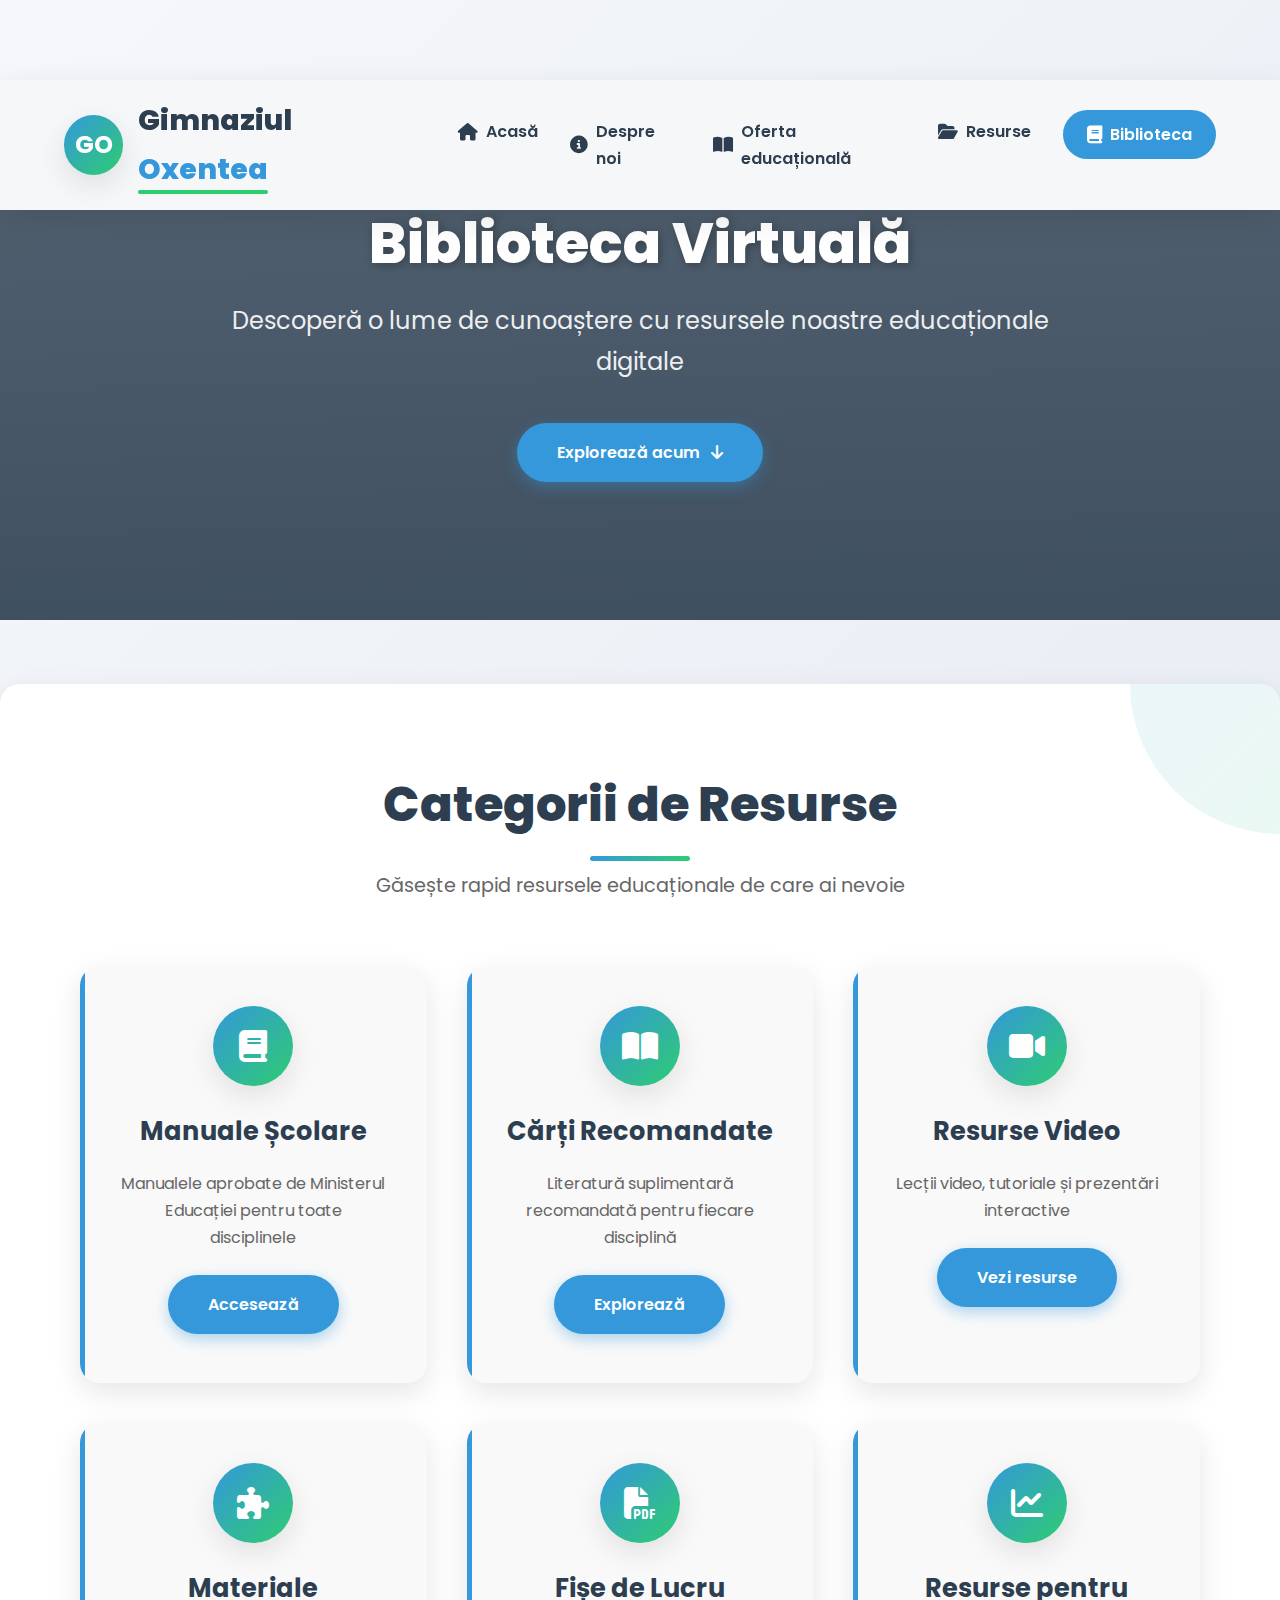
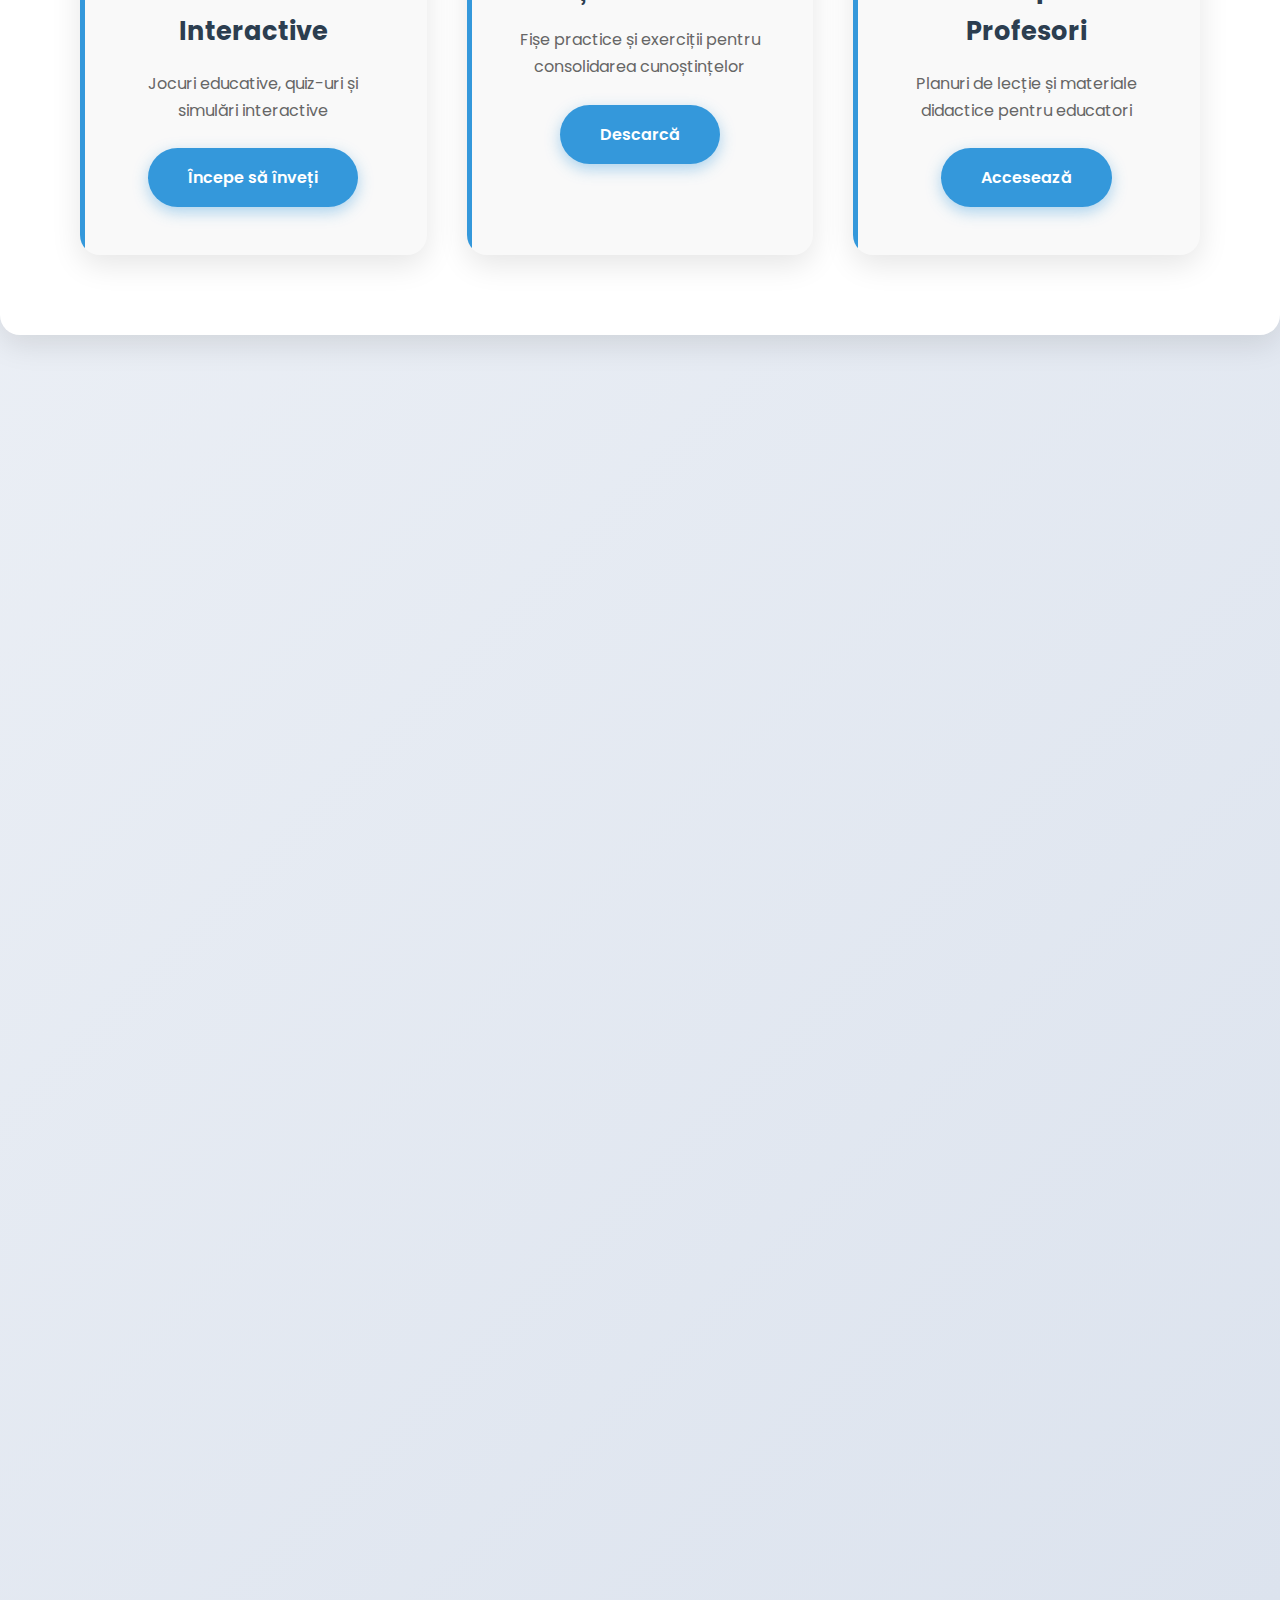
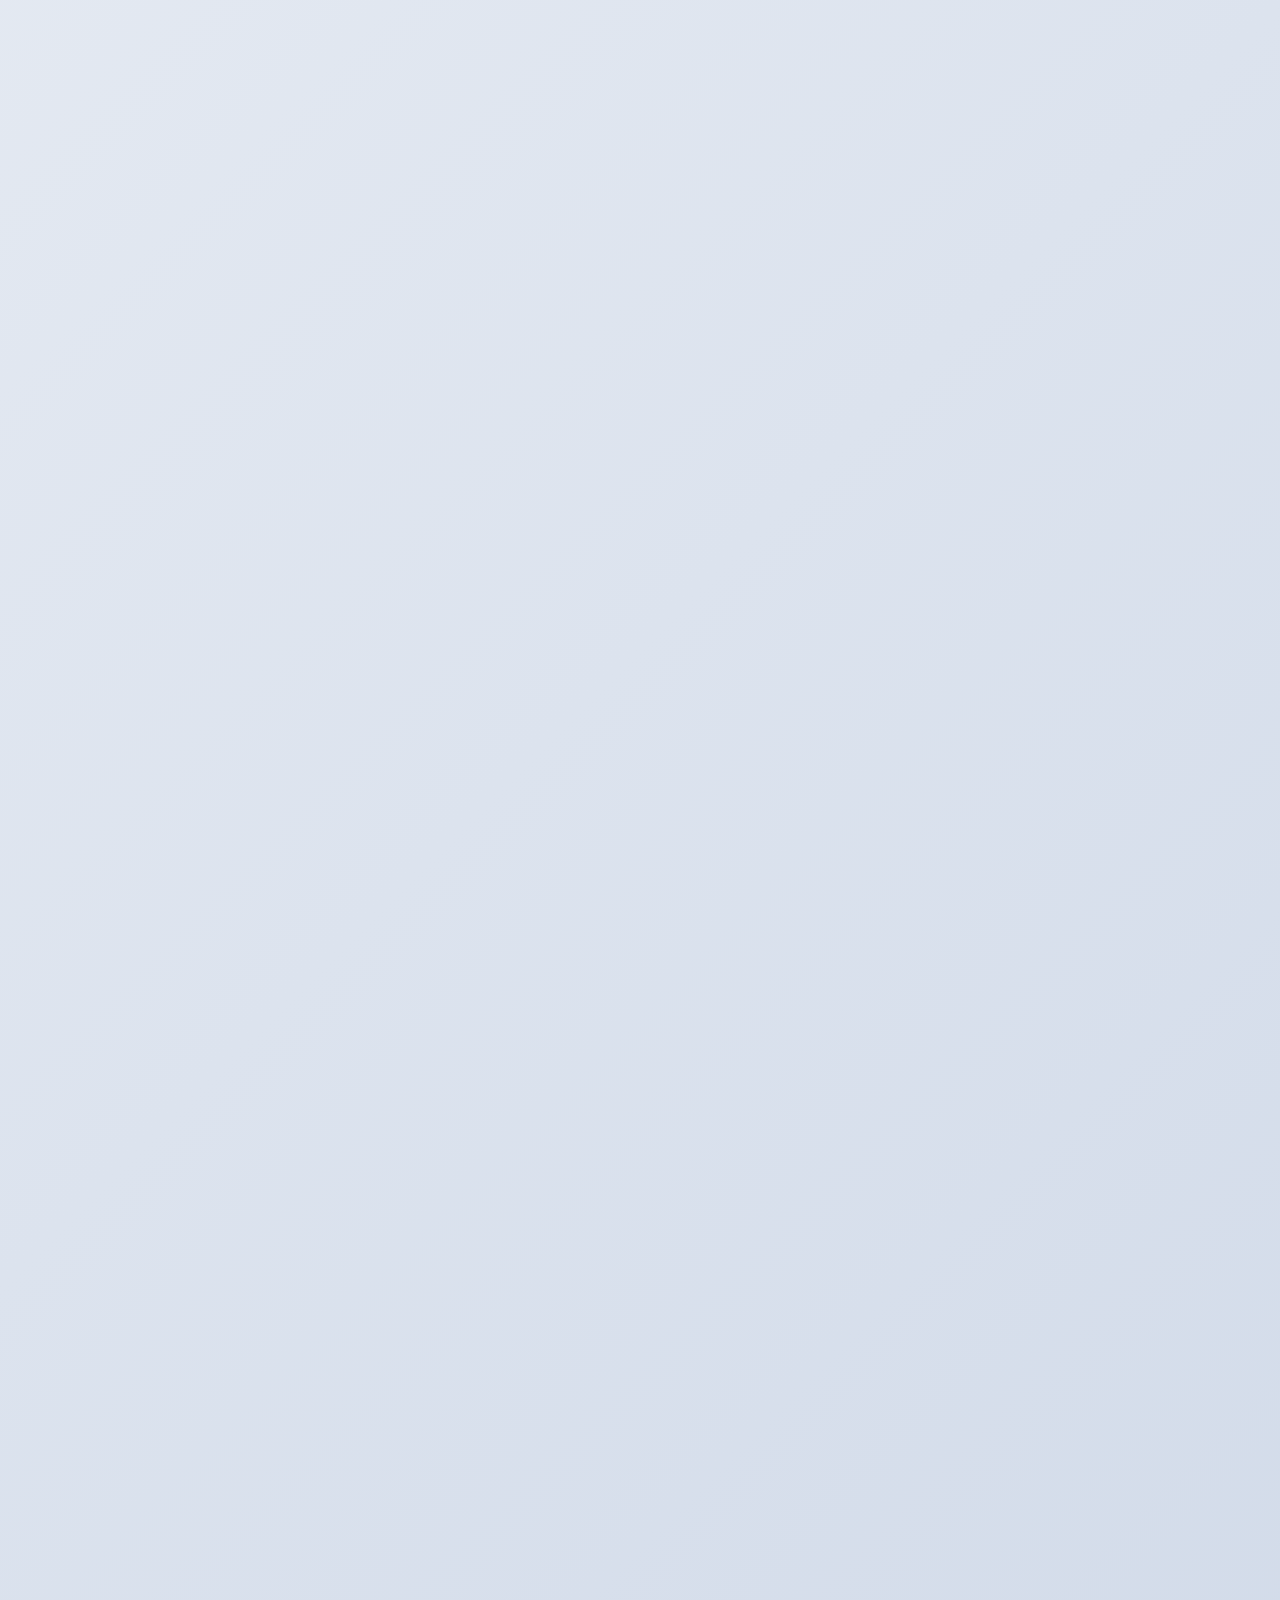
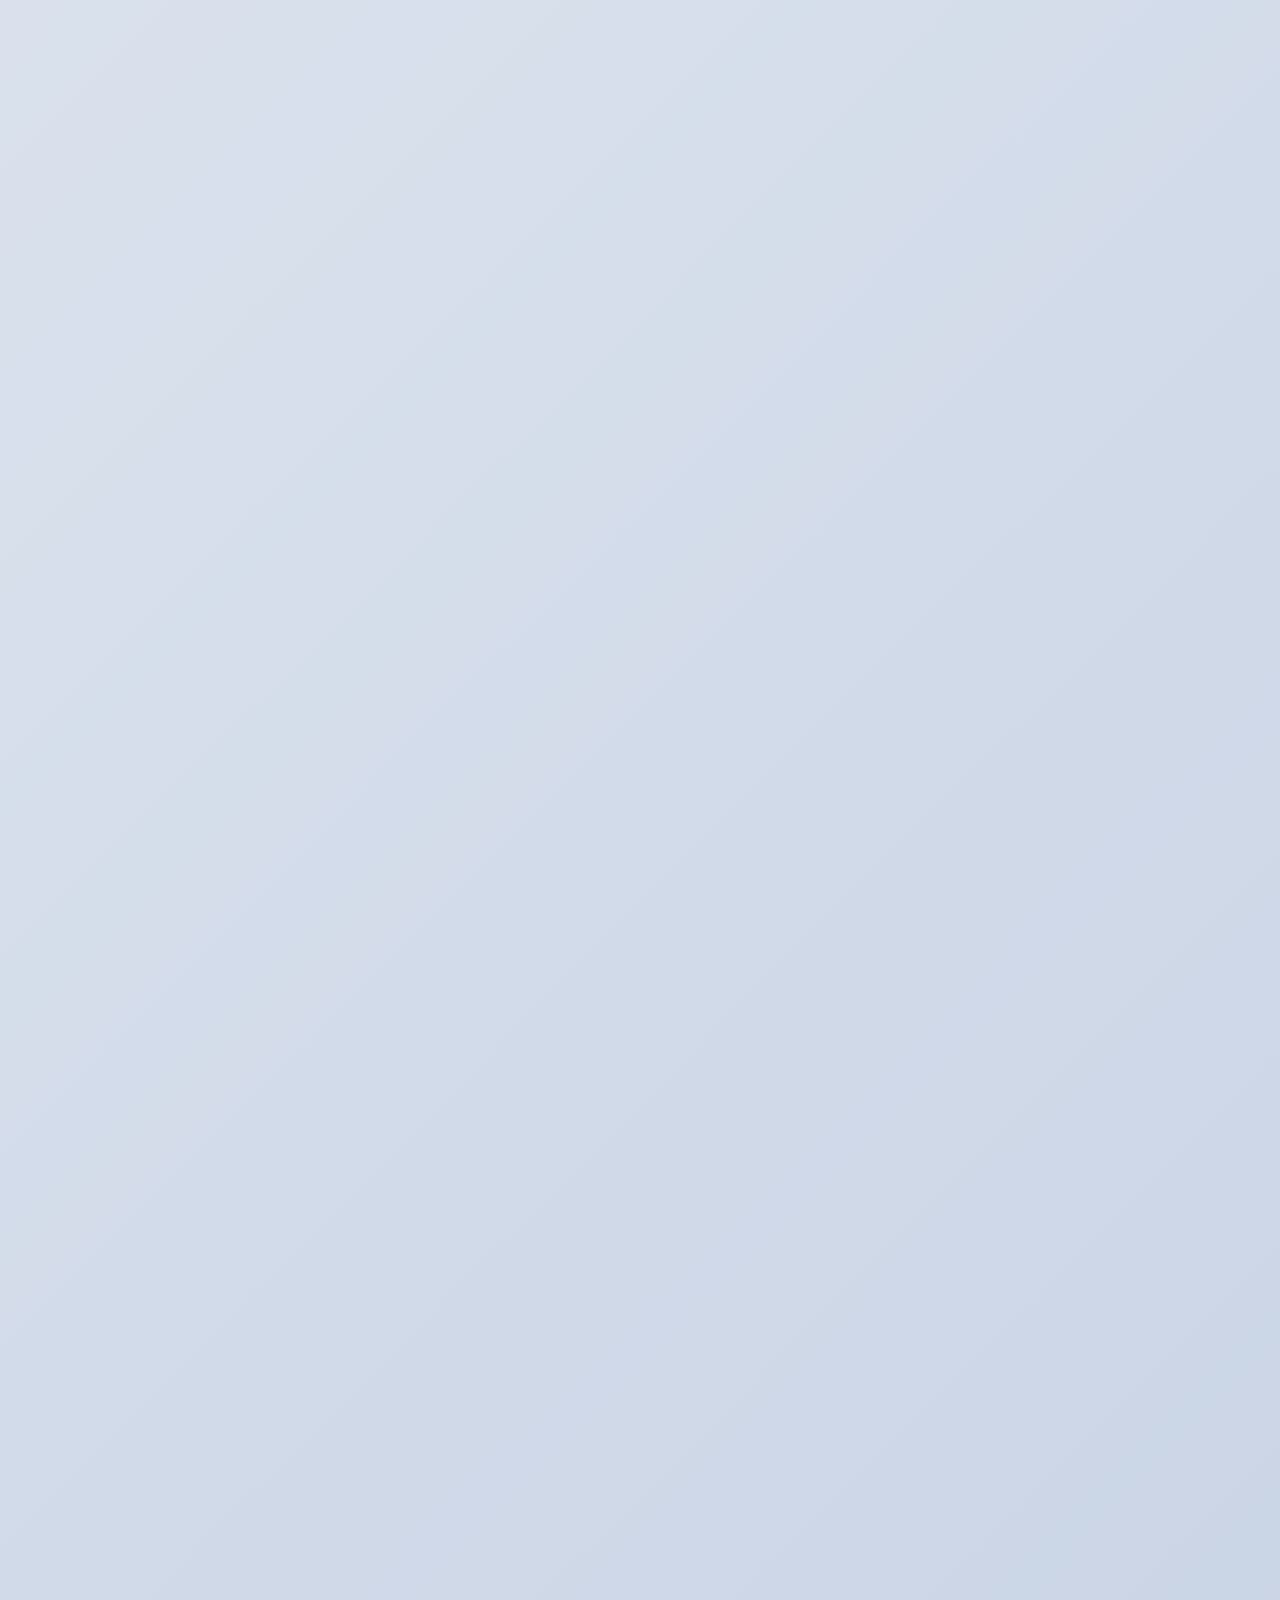
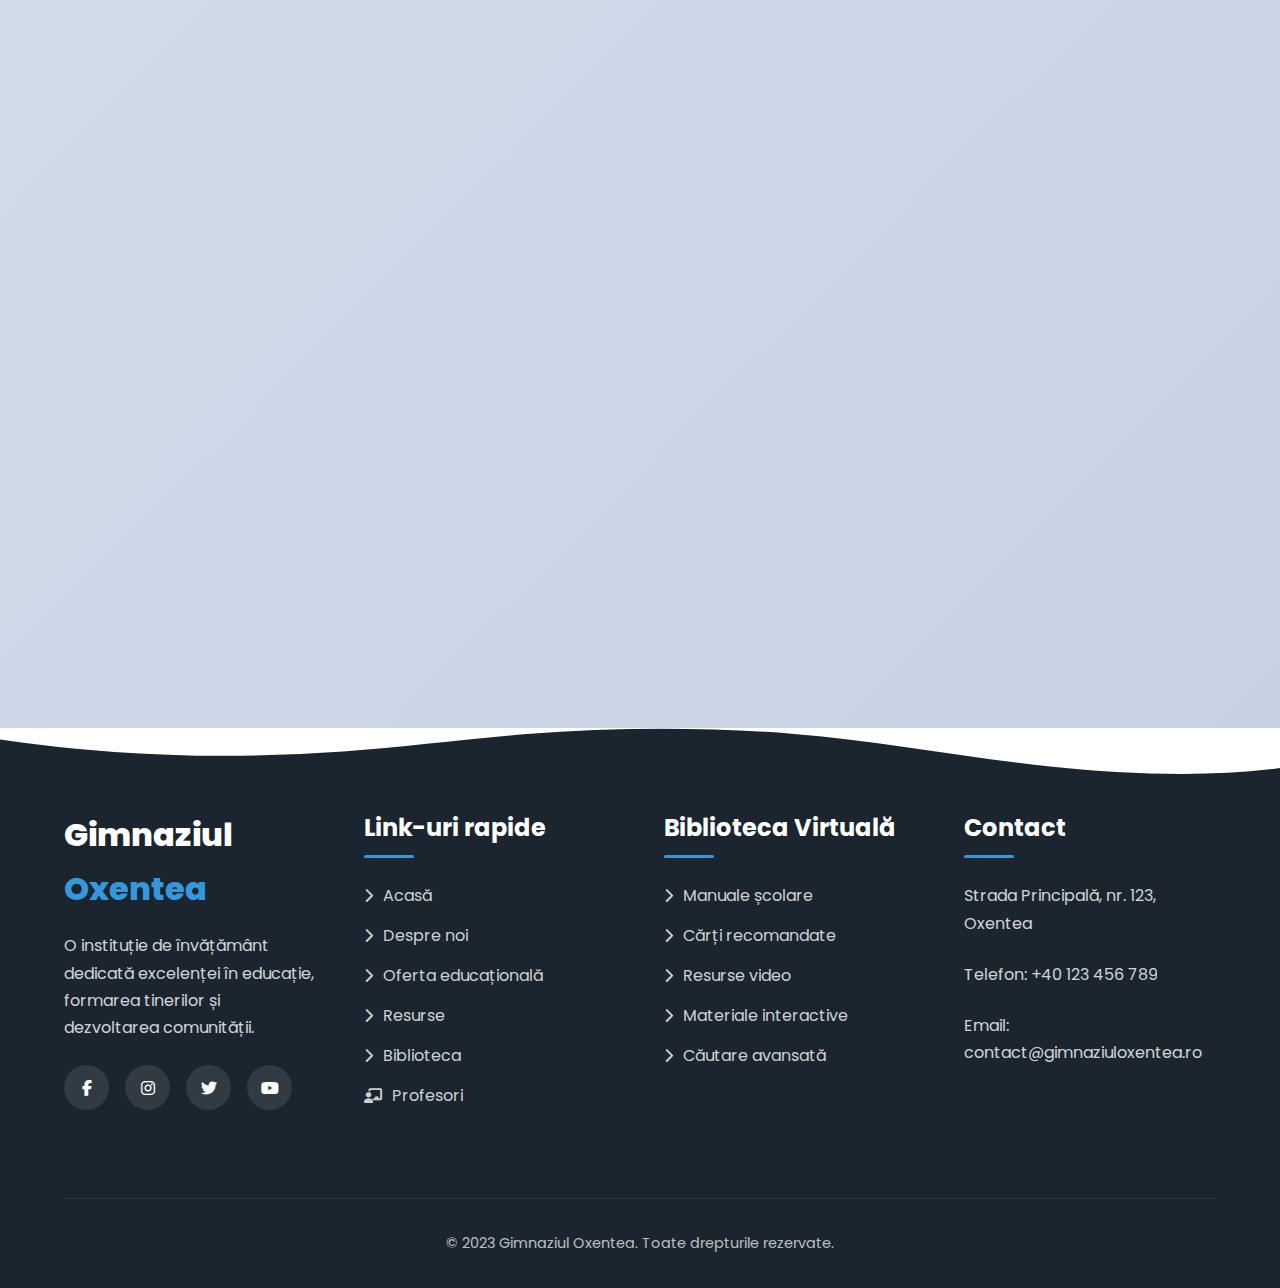
<file: biblioteca virtuala.html>
<!DOCTYPE html>
<html lang="ro">
<head>
    <meta charset="UTF-8">
    <meta name="viewport" content="width=device-width, initial-scale=1.0">
    <title>Biblioteca Virtuală - Gimnaziul Oxentea</title>
    <link rel="stylesheet" href="https://cdnjs.cloudflare.com/ajax/libs/font-awesome/6.4.0/css/all.min.css">
    <link href="https://fonts.googleapis.com/css2?family=Poppins:wght@300;400;500;600;700;800;900&display=swap" rel="stylesheet">
    <style>
        /* Reset și variabile CSS */
        :root {
            --primary: #3498db;
            --primary-dark: #2980b9;
            --secondary: #2ecc71;
            --secondary-dark: #27ae60;
            --accent: #e74c3c;
            --accent-dark: #c0392b;
            --dark: #2c3e50;
            --darker: #1a252f;
            --light: #ecf0f1;
            --lighter: #f9f9f9;
            --shadow: 0 10px 30px rgba(0,0,0,0.1);
            --shadow-dark: 0 15px 40px rgba(0,0,0,0.2);
            --transition: all 0.5s cubic-bezier(0.175, 0.885, 0.32, 1.275);
            --transition-slow: all 0.8s cubic-bezier(0.175, 0.885, 0.32, 1.275);
            --transition-fast: all 0.3s ease;
            --border-radius: 20px;
            --border-radius-small: 10px;
        }

        * {
            margin: 0;
            padding: 0;
            box-sizing: border-box;
            font-family: 'Poppins', sans-serif;
        }

        html {
            scroll-behavior: smooth;
        }

        body {
            background: linear-gradient(135deg, #f5f7fa 0%, #c3cfe2 100%);
            color: var(--dark);
            overflow-x: hidden;
            line-height: 1.7;
        }

        /* Animații CSS personalizate */
        @keyframes fadeIn {
            from { opacity: 0; transform: translateY(50px); }
            to { opacity: 1; transform: translateY(0); }
        }

        @keyframes fadeInLeft {
            from { opacity: 0; transform: translateX(-100px); }
            to { opacity: 1; transform: translateX(0); }
        }

        @keyframes fadeInRight {
            from { opacity: 0; transform: translateX(100px); }
            to { opacity: 1; transform: translateX(0); }
        }

        @keyframes pulse {
            0% { transform: scale(1); }
            50% { transform: scale(1.05); }
            100% { transform: scale(1); }
        }

        @keyframes float {
            0% { transform: translateY(0px) rotate(0deg); }
            50% { transform: translateY(-20px) rotate(5deg); }
            100% { transform: translateY(0px) rotate(0deg); }
        }

        @keyframes bookFlip {
            0% { transform: perspective(1000px) rotateY(0deg); }
            50% { transform: perspective(1000px) rotateY(10deg); }
            100% { transform: perspective(1000px) rotateY(0deg); }
        }

        /* Header și navigație */
        header {
            background: rgba(255, 255, 255, 0.95);
            box-shadow: var(--shadow);
            position: fixed;
            width: 100%;
            z-index: 1000;
            backdrop-filter: blur(10px);
            animation: fadeIn 0.8s ease-out;
        }

        .header-container {
            display: flex;
            justify-content: space-between;
            align-items: center;
            padding: 1rem 5%;
            max-width: 1800px;
            margin: 0 auto;
        }

        .logo {
            display: flex;
            align-items: center;
            animation: fadeInLeft 1s ease-out;
        }

        .logo-icon {
            width: 60px;
            height: 60px;
            background: linear-gradient(135deg, var(--primary) 0%, var(--secondary) 100%);
            border-radius: 50%;
            display: flex;
            align-items: center;
            justify-content: center;
            margin-right: 15px;
            color: white;
            font-size: 1.5rem;
            font-weight: 700;
            box-shadow: var(--shadow);
            animation: pulse 3s infinite;
        }

        .logo-text h1 {
            font-size: 1.8rem;
            color: var(--dark);
            font-weight: 800;
        }

        .logo-text span {
            color: var(--primary);
            position: relative;
        }

        .logo-text span:after {
            content: '';
            position: absolute;
            width: 100%;
            height: 4px;
            background: var(--secondary);
            bottom: -5px;
            left: 0;
            border-radius: 2px;
        }

        nav ul {
            display: flex;
            list-style: none;
        }

        nav li {
            margin-left: 2rem;
            position: relative;
        }

        nav a {
            text-decoration: none;
            color: var(--dark);
            font-weight: 600;
            position: relative;
            padding: 0.5rem 0;
            transition: var(--transition);
            display: flex;
            align-items: center;
        }

        nav a i {
            margin-right: 8px;
            font-size: 1.1rem;
        }

        nav a:after {
            content: '';
            position: absolute;
            width: 0;
            height: 3px;
            bottom: 0;
            left: 0;
            background: var(--primary);
            transition: var(--transition);
            border-radius: 10px;
        }

        nav a:hover {
            color: var(--primary);
        }

        nav a:hover:after {
            width: 100%;
        }

        .nav-cta {
            background: var(--primary);
            color: white !important;
            padding: 0.7rem 1.5rem !important;
            border-radius: 50px;
            transition: var(--transition) !important;
        }

        .nav-cta:hover {
            background: var(--secondary);
            transform: translateY(-3px);
            box-shadow: 0 10px 20px rgba(46, 204, 113, 0.3);
        }

        .nav-cta:after {
            display: none;
        }

        .mobile-menu-btn {
            display: none;
            background: none;
            border: none;
            font-size: 1.5rem;
            color: var(--dark);
            cursor: pointer;
        }

        /* Sectiuni generale */
        section {
            padding: 6rem 5%;
            max-width: 1800px;
            margin: 0 auto;
        }

        .section-title {
            text-align: center;
            margin-bottom: 4rem;
            position: relative;
        }

        .section-title h2 {
            font-size: 3rem;
            color: var(--dark);
            display: inline-block;
            position: relative;
            font-weight: 800;
        }

        .section-title h2:after {
            content: '';
            position: absolute;
            width: 100px;
            height: 5px;
            background: linear-gradient(to right, var(--primary), var(--secondary));
            bottom: -15px;
            left: 50%;
            transform: translateX(-50%);
            border-radius: 5px;
        }

        .section-subtitle {
            text-align: center;
            max-width: 700px;
            margin: 1.5rem auto 0;
            font-size: 1.2rem;
            color: #666;
        }

        /* Hero Section pentru Biblioteca */
        .library-hero {
            height: 60vh;
            display: flex;
            align-items: center;
            justify-content: center;
            text-align: center;
            background: linear-gradient(rgba(44, 62, 80, 0.8), rgba(44, 62, 80, 0.9)), url('https://images.unsplash.com/photo-1507842217343-583bb7270b66?ixlib=rb-1.2.1&auto=format&fit=crop&w=1350&q=80');
            background-size: cover;
            background-position: center;
            color: white;
            padding: 0 5%;
            position: relative;
            overflow: hidden;
            margin-top: 80px;
        }

        .library-hero-content {
            max-width: 900px;
            z-index: 2;
            animation: fadeIn 1.5s ease-out;
        }

        .library-hero h2 {
            font-size: 3.5rem;
            margin-bottom: 1.5rem;
            text-shadow: 2px 2px 10px rgba(0,0,0,0.3);
            font-weight: 800;
            line-height: 1.2;
        }

        .library-hero p {
            font-size: 1.5rem;
            margin-bottom: 2.5rem;
            opacity: 0.9;
        }

        .btn {
            display: inline-block;
            padding: 1rem 2.5rem;
            background: var(--primary);
            color: white;
            border-radius: 50px;
            text-decoration: none;
            font-weight: 600;
            transition: var(--transition);
            border: none;
            cursor: pointer;
            box-shadow: 0 5px 15px rgba(52, 152, 219, 0.4);
            position: relative;
            overflow: hidden;
            z-index: 1;
        }

        .btn:before {
            content: '';
            position: absolute;
            top: 0;
            left: 0;
            width: 0%;
            height: 100%;
            background: var(--secondary);
            transition: var(--transition);
            z-index: -1;
        }

        .btn:hover:before {
            width: 100%;
        }

        .btn:hover {
            transform: translateY(-5px);
            box-shadow: 0 10px 20px rgba(46, 204, 113, 0.4);
        }

        .btn i {
            margin-left: 8px;
            transition: var(--transition);
        }

        .btn:hover i {
            transform: translateX(5px);
        }

        /* Categorii Biblioteca */
        .library-categories {
            background: white;
            border-radius: var(--border-radius);
            padding: 5rem;
            margin: 4rem 0;
            box-shadow: var(--shadow);
            animation: fadeIn 1s ease-out;
            position: relative;
            overflow: hidden;
        }

        .library-categories:before {
            content: '';
            position: absolute;
            width: 300px;
            height: 300px;
            background: linear-gradient(135deg, var(--primary) 0%, var(--secondary) 100%);
            border-radius: 50%;
            top: -150px;
            right: -150px;
            opacity: 0.1;
            animation: pulse 10s infinite;
        }

        .categories-grid {
            display: grid;
            grid-template-columns: repeat(auto-fit, minmax(300px, 1fr));
            gap: 2.5rem;
            margin-top: 3rem;
        }

        .category-card {
            background: var(--lighter);
            border-radius: var(--border-radius);
            padding: 2.5rem;
            box-shadow: var(--shadow);
            transition: var(--transition);
            position: relative;
            overflow: hidden;
            z-index: 1;
            text-align: center;
        }

        .category-card:before {
            content: '';
            position: absolute;
            top: 0;
            left: 0;
            width: 5px;
            height: 100%;
            background: var(--primary);
            transition: var(--transition);
            z-index: -1;
        }

        .category-card:hover:before {
            width: 100%;
            opacity: 0.1;
        }

        .category-card:hover {
            transform: translateY(-15px);
            box-shadow: 0 20px 40px rgba(0,0,0,0.15);
        }

        .category-icon {
            width: 80px;
            height: 80px;
            background: linear-gradient(135deg, var(--primary) 0%, var(--secondary) 100%);
            border-radius: 50%;
            display: flex;
            align-items: center;
            justify-content: center;
            margin: 0 auto 1.5rem;
            color: white;
            font-size: 2rem;
            box-shadow: var(--shadow);
            animation: pulse 3s infinite;
        }

        .category-card h3 {
            font-size: 1.6rem;
            margin-bottom: 1rem;
            color: var(--dark);
            font-weight: 700;
        }

        .category-card p {
            color: #666;
            margin-bottom: 1.5rem;
        }

        /* Cărți Recomandate */
        .featured-books {
            background: var(--lighter);
            border-radius: var(--border-radius);
            padding: 5rem;
            margin: 4rem 0;
            box-shadow: var(--shadow);
            animation: fadeIn 1s ease-out 0.5s both;
            position: relative;
            overflow: hidden;
        }

        .featured-books:before {
            content: '';
            position: absolute;
            width: 200px;
            height: 200px;
            background: linear-gradient(135deg, var(--secondary) 0%, var(--primary) 100%);
            border-radius: 50%;
            bottom: -100px;
            left: -100px;
            opacity: 0.1;
            animation: pulse 8s infinite;
        }

        .books-grid {
            display: grid;
            grid-template-columns: repeat(auto-fit, minmax(280px, 1fr));
            gap: 2.5rem;
            margin-top: 3rem;
        }

        .book-card {
            background: white;
            border-radius: var(--border-radius);
            padding: 2rem;
            box-shadow: var(--shadow);
            transition: var(--transition);
            position: relative;
            overflow: hidden;
            z-index: 1;
            text-align: center;
        }

        .book-card:hover {
            transform: translateY(-15px) rotate(2deg);
            box-shadow: 0 20px 40px rgba(0,0,0,0.15);
            animation: bookFlip 2s ease;
        }

        .book-cover {
            width: 150px;
            height: 200px;
            margin: 0 auto 1.5rem;
            background: linear-gradient(135deg, var(--primary) 0%, var(--secondary) 100%);
            border-radius: 10px;
            display: flex;
            align-items: center;
            justify-content: center;
            color: white;
            font-size: 3rem;
            box-shadow: 5px 5px 15px rgba(0,0,0,0.2);
            transition: var(--transition);
        }

        .book-card:hover .book-cover {
            transform: scale(1.1);
        }

        .book-card h3 {
            font-size: 1.4rem;
            margin-bottom: 0.5rem;
            color: var(--dark);
            font-weight: 700;
        }

        .book-author {
            color: var(--primary);
            font-weight: 600;
            margin-bottom: 1rem;
        }

        .book-desc {
            color: #666;
            font-size: 0.9rem;
            margin-bottom: 1.5rem;
        }

        .book-meta {
            display: flex;
            justify-content: space-between;
            font-size: 0.8rem;
            color: #999;
            margin-bottom: 1.5rem;
        }

        /* Manuale Școlare */
        .textbooks {
            background: white;
            border-radius: var(--border-radius);
            padding: 5rem;
            margin: 4rem 0;
            box-shadow: var(--shadow);
            animation: fadeIn 1s ease-out 1s both;
            position: relative;
            overflow: hidden;
        }

        .textbooks:before {
            content: '';
            position: absolute;
            width: 150px;
            height: 150px;
            background: linear-gradient(135deg, var(--accent) 0%, var(--primary) 100%);
            border-radius: 50%;
            top: -75px;
            right: -75px;
            opacity: 0.1;
            animation: pulse 7s infinite;
        }

        .textbooks-filters {
            display: flex;
            justify-content: center;
            flex-wrap: wrap;
            gap: 1rem;
            margin-bottom: 3rem;
        }

        .textbook-filter {
            padding: 0.7rem 1.5rem;
            background: var(--lighter);
            border: none;
            border-radius: 50px;
            font-weight: 600;
            cursor: pointer;
            transition: var(--transition);
        }

        .textbook-filter.active, .textbook-filter:hover {
            background: var(--primary);
            color: white;
        }

        .textbooks-grid {
            display: grid;
            grid-template-columns: repeat(auto-fit, minmax(300px, 1fr));
            gap: 2.5rem;
            margin-top: 2rem;
        }

        .textbook-card {
            background: var(--lighter);
            border-radius: var(--border-radius);
            padding: 2rem;
            box-shadow: var(--shadow);
            transition: var(--transition);
            display: flex;
            gap: 1.5rem;
            align-items: flex-start;
        }

        .textbook-card:hover {
            transform: translateY(-10px);
            box-shadow: 0 15px 30px rgba(0,0,0,0.15);
        }

        .textbook-icon {
            width: 60px;
            height: 60px;
            background: linear-gradient(135deg, var(--primary) 0%, var(--secondary) 100%);
            border-radius: 50%;
            display: flex;
            align-items: center;
            justify-content: center;
            color: white;
            font-size: 1.5rem;
            flex-shrink: 0;
        }

        .textbook-info h3 {
            font-size: 1.3rem;
            margin-bottom: 0.5rem;
            color: var(--dark);
        }

        .textbook-info p {
            color: #666;
            margin-bottom: 1rem;
            font-size: 0.9rem;
        }

        .textbook-links {
            display: flex;
            gap: 1rem;
        }

        .textbook-links a {
            padding: 0.5rem 1rem;
            background: var(--primary);
            color: white;
            text-decoration: none;
            border-radius: var(--border-radius-small);
            font-size: 0.8rem;
            transition: var(--transition);
        }

        .textbook-links a:hover {
            background: var(--secondary);
            transform: translateY(-3px);
        }

        /* Resurse Video */
        .video-resources {
            background: linear-gradient(135deg, var(--primary) 0%, var(--secondary) 100%);
            color: white;
            border-radius: var(--border-radius);
            padding: 5rem;
            margin: 4rem 0;
            box-shadow: var(--shadow-dark);
            animation: fadeIn 1s ease-out 1.5s both;
            position: relative;
            overflow: hidden;
        }

        .video-resources:before {
            content: '';
            position: absolute;
            width: 300px;
            height: 300px;
            background: rgba(255, 255, 255, 0.1);
            border-radius: 50%;
            top: -150px;
            left: -150px;
            animation: pulse 12s infinite;
        }

        .videos-grid {
            display: grid;
            grid-template-columns: repeat(auto-fit, minmax(350px, 1fr));
            gap: 2.5rem;
            margin-top: 3rem;
        }

        .video-card {
            background: rgba(255, 255, 255, 0.1);
            backdrop-filter: blur(10px);
            border-radius: var(--border-radius);
            padding: 2rem;
            transition: var(--transition);
            border: 1px solid rgba(255, 255, 255, 0.2);
            position: relative;
            overflow: hidden;
            z-index: 1;
        }

        .video-card:before {
            content: '';
            position: absolute;
            width: 100%;
            height: 100%;
            background: linear-gradient(135deg, rgba(255,255,255,0.2) 0%, rgba(255,255,255,0) 100%);
            top: 0;
            left: -100%;
            transition: var(--transition);
            z-index: -1;
        }

        .video-card:hover:before {
            left: 0;
        }

        .video-card:hover {
            transform: translateY(-10px);
            background: rgba(255, 255, 255, 0.2);
        }

        .video-icon {
            font-size: 3rem;
            margin-bottom: 1.5rem;
            color: rgba(255, 255, 255, 0.9);
        }

        .video-card h3 {
            font-size: 1.6rem;
            margin-bottom: 1rem;
            font-weight: 700;
        }

        .video-card p {
            opacity: 0.9;
            margin-bottom: 1.5rem;
        }

        .video-link {
            color: white;
            text-decoration: none;
            font-weight: 600;
            display: inline-flex;
            align-items: center;
            transition: var(--transition);
        }

        .video-link i {
            margin-left: 8px;
            transition: var(--transition);
        }

        .video-link:hover i {
            transform: translateX(5px);
        }

        /* Materiale Interactive */
        .interactive-materials {
            background: white;
            border-radius: var(--border-radius);
            padding: 5rem;
            margin: 4rem 0;
            box-shadow: var(--shadow);
            animation: fadeIn 1s ease-out 2s both;
            position: relative;
            overflow: hidden;
        }

        .interactive-materials:before {
            content: '';
            position: absolute;
            width: 200px;
            height: 200px;
            background: linear-gradient(135deg, var(--secondary) 0%, var(--accent) 100%);
            border-radius: 50%;
            bottom: -100px;
            right: -100px;
            opacity: 0.1;
            animation: pulse 9s infinite;
        }

        .interactive-grid {
            display: grid;
            grid-template-columns: repeat(auto-fit, minmax(300px, 1fr));
            gap: 2.5rem;
            margin-top: 3rem;
        }

        .interactive-card {
            background: var(--lighter);
            border-radius: var(--border-radius);
            padding: 2rem;
            box-shadow: var(--shadow);
            transition: var(--transition);
            text-align: center;
        }

        .interactive-card:hover {
            transform: translateY(-10px);
            box-shadow: 0 15px 30px rgba(0,0,0,0.15);
        }

        .interactive-icon {
            font-size: 3rem;
            color: var(--primary);
            margin-bottom: 1.5rem;
        }

        .interactive-card h3 {
            font-size: 1.5rem;
            margin-bottom: 1rem;
            color: var(--dark);
        }

        .interactive-card p {
            color: #666;
            margin-bottom: 1.5rem;
        }

        /* Căutare și Filtrare */
        .search-section {
            background: var(--lighter);
            border-radius: var(--border-radius);
            padding: 4rem;
            margin: 4rem 0;
            box-shadow: var(--shadow);
            animation: fadeIn 1s ease-out 2.5s both;
        }

        .search-container {
            max-width: 800px;
            margin: 0 auto;
            text-align: center;
        }

        .search-box {
            display: flex;
            margin-bottom: 2rem;
        }

        .search-input {
            flex: 1;
            padding: 1rem 1.5rem;
            border: 2px solid #e0e0e0;
            border-radius: var(--border-radius-small) 0 0 var(--border-radius-small);
            font-size: 1rem;
            transition: var(--transition);
        }

        .search-input:focus {
            border-color: var(--primary);
            outline: none;
        }

        .search-btn {
            padding: 0 2rem;
            background: var(--primary);
            color: white;
            border: none;
            border-radius: 0 var(--border-radius-small) var(--border-radius-small) 0;
            cursor: pointer;
            transition: var(--transition);
        }

        .search-btn:hover {
            background: var(--secondary);
        }

        .search-filters {
            display: flex;
            justify-content: center;
            flex-wrap: wrap;
            gap: 1rem;
        }

        .search-filter {
            padding: 0.7rem 1.5rem;
            background: white;
            border: 2px solid #e0e0e0;
            border-radius: 50px;
            font-weight: 600;
            cursor: pointer;
            transition: var(--transition);
        }

        .search-filter.active, .search-filter:hover {
            background: var(--primary);
            color: white;
            border-color: var(--primary);
        }

        /* Statistici Biblioteca */
        .library-stats {
            background: linear-gradient(135deg, var(--primary) 0%, var(--secondary) 100%);
            color: white;
            border-radius: var(--border-radius);
            padding: 5rem;
            margin: 4rem 0;
            box-shadow: var(--shadow-dark);
        }

        .stats-grid {
            display: grid;
            grid-template-columns: repeat(auto-fit, minmax(200px, 1fr));
            gap: 2.5rem;
            margin-top: 3rem;
        }

        .stat-card {
            text-align: center;
            background: rgba(255, 255, 255, 0.1);
            backdrop-filter: blur(10px);
            border-radius: var(--border-radius);
            padding: 2rem;
            transition: var(--transition);
        }

        .stat-card:hover {
            transform: translateY(-10px);
            background: rgba(255, 255, 255, 0.2);
        }

        .stat-number {
            font-size: 3rem;
            font-weight: 800;
            margin-bottom: 0.5rem;
        }

        .stat-label {
            font-size: 1.2rem;
            opacity: 0.9;
        }

        /* Footer */
        footer {
            background: var(--darker);
            color: white;
            padding: 5rem 5% 2rem;
            position: relative;
            overflow: hidden;
        }

        .footer-wave {
            position: absolute;
            top: 0;
            left: 0;
            width: 100%;
            overflow: hidden;
            line-height: 0;
        }

        .footer-wave svg {
            position: relative;
            display: block;
            width: calc(100% + 1.3px);
            height: 50px;
        }

        .footer-wave .shape-fill {
            fill: white;
        }

        .footer-content {
            max-width: 1800px;
            margin: 0 auto;
            display: grid;
            grid-template-columns: repeat(auto-fit, minmax(250px, 1fr));
            gap: 3rem;
            position: relative;
            z-index: 1;
        }

        .footer-column h3 {
            font-size: 1.5rem;
            margin-bottom: 1.5rem;
            position: relative;
            padding-bottom: 10px;
        }

        .footer-column h3:after {
            content: '';
            position: absolute;
            width: 50px;
            height: 3px;
            background: var(--primary);
            bottom: 0;
            left: 0;
            border-radius: 3px;
        }

        .footer-logo {
            font-size: 2rem;
            font-weight: 800;
            margin-bottom: 1rem;
        }

        .footer-logo span {
            color: var(--primary);
        }

        .footer-about p {
            margin-bottom: 1.5rem;
            opacity: 0.8;
        }

        .footer-links {
            list-style: none;
        }

        .footer-links li {
            margin-bottom: 0.8rem;
        }

        .footer-links a {
            color: rgba(255, 255, 255, 0.8);
            text-decoration: none;
            transition: var(--transition);
            display: flex;
            align-items: center;
        }

        .footer-links a i {
            margin-right: 10px;
            font-size: 0.9rem;
        }

        .footer-links a:hover {
            color: var(--primary);
            transform: translateX(5px);
        }

        .social-links {
            display: flex;
            gap: 1rem;
            margin: 1.5rem 0;
        }

        .social-link {
            width: 45px;
            height: 45px;
            border-radius: 50%;
            background: rgba(255, 255, 255, 0.1);
            display: flex;
            align-items: center;
            justify-content: center;
            color: white;
            text-decoration: none;
            transition: var(--transition);
        }

        .social-link:hover {
            background: var(--primary);
            transform: translateY(-5px);
        }

        .footer-newsletter p {
            margin-bottom: 1.5rem;
            opacity: 0.8;
        }

        .newsletter-form {
            display: flex;
        }

        .newsletter-input {
            flex: 1;
            padding: 0.8rem 1rem;
            border: none;
            border-radius: var(--border-radius-small) 0 0 var(--border-radius-small);
            font-size: 1rem;
        }

        .newsletter-btn {
            padding: 0 1.5rem;
            background: var(--primary);
            color: white;
            border: none;
            border-radius: 0 var(--border-radius-small) var(--border-radius-small) 0;
            cursor: pointer;
            transition: var(--transition);
        }

        .newsletter-btn:hover {
            background: var(--secondary);
        }

        .copyright {
            text-align: center;
            margin-top: 4rem;
            padding-top: 2rem;
            border-top: 1px solid rgba(255, 255, 255, 0.1);
            opacity: 0.7;
            font-size: 0.9rem;
        }

        /* Elemente animate */
        .animated-element {
            opacity: 0;
            transform: translateY(50px);
            transition: opacity 0.8s ease, transform 0.8s ease;
        }

        .animated-element.visible {
            opacity: 1;
            transform: translateY(0);
        }

        /* Buton scroll to top */
        .scroll-to-top {
            position: fixed;
            bottom: 30px;
            right: 30px;
            width: 60px;
            height: 60px;
            background: var(--primary);
            color: white;
            border-radius: 50%;
            display: flex;
            align-items: center;
            justify-content: center;
            cursor: pointer;
            opacity: 0;
            visibility: hidden;
            transition: var(--transition);
            z-index: 1000;
            box-shadow: 0 5px 15px rgba(0,0,0,0.2);
            font-size: 1.2rem;
        }

        .scroll-to-top.active {
            opacity: 1;
            visibility: visible;
        }

        .scroll-to-top:hover {
            background: var(--secondary);
            transform: translateY(-5px);
            animation: pulse 1s;
        }

        /* Responsive */
        @media (max-width: 1200px) {
            .library-hero h2 {
                font-size: 3rem;
            }
            
            .section-title h2 {
                font-size: 2.5rem;
            }
        }

        @media (max-width: 992px) {
            .library-hero h2 {
                font-size: 2.5rem;
            }
            
            .section-title h2 {
                font-size: 2.2rem;
            }
            
            .categories-grid, .books-grid, .textbooks-grid, .videos-grid, .interactive-grid {
                grid-template-columns: repeat(auto-fit, minmax(300px, 1fr));
            }
        }

        @media (max-width: 768px) {
            .header-container {
                flex-direction: column;
                padding: 1rem;
            }
            
            nav {
                width: 100%;
                margin-top: 1rem;
            }
            
            nav ul {
                flex-direction: column;
                width: 100%;
                display: none;
            }
            
            nav ul.active {
                display: flex;
            }
            
            nav li {
                margin: 0.5rem 0;
                width: 100%;
                text-align: center;
            }
            
            .mobile-menu-btn {
                display: block;
                position: absolute;
                top: 1rem;
                right: 1rem;
            }
            
            .library-hero {
                height: 50vh;
                margin-top: 100px;
            }
            
            .library-hero h2 {
                font-size: 2.2rem;
            }
            
            .library-hero p {
                font-size: 1.2rem;
            }
            
            section {
                padding: 4rem 5%;
            }
            
            .library-categories, .featured-books, .textbooks, .video-resources, .interactive-materials, .search-section, .library-stats {
                padding: 3rem;
            }
            
            .textbook-card {
                flex-direction: column;
                text-align: center;
            }
        }

        @media (max-width: 576px) {
            .library-hero h2 {
                font-size: 1.8rem;
            }
            
            .library-hero p {
                font-size: 1rem;
            }
            
            .section-title h2 {
                font-size: 1.8rem;
            }
            
            .library-categories, .featured-books, .textbooks, .video-resources, .interactive-materials, .search-section, .library-stats {
                padding: 2rem;
            }
            
            .categories-grid, .books-grid, .textbooks-grid, .videos-grid, .interactive-grid {
                grid-template-columns: 1fr;
            }
            
            .search-box {
                flex-direction: column;
            }
            
            .search-input {
                border-radius: var(--border-radius-small);
                margin-bottom: 1rem;
            }
            
            .search-btn {
                border-radius: var(--border-radius-small);
                padding: 1rem;
            }
        }
    </style>
</head>
<body>
    <!-- Header -->
    <header>
        <div class="header-container">
            <div class="logo">
                <div class="logo-icon">GO</div>
                <div class="logo-text">
                    <h1>Gimnaziul <span>Oxentea</span></h1>
                </div>
            </div>
            <button class="mobile-menu-btn">
                <i class="fas fa-bars"></i>
            </button>
            <nav>
                <ul>
                    <li><a href="index.html"><i class="fas fa-home"></i> Acasă</a></li>
                    <li><a href="index.html#despre"><i class="fas fa-info-circle"></i> Despre noi</a></li>
                    <li><a href="index.html#oferta"><i class="fas fa-book-open"></i> Oferta educațională</a></li>
                    <li><a href="resurse.html"><i class="fas fa-folder-open"></i> Resurse</a></li>
                    <li><a href="biblioteca.html" class="nav-cta"><i class="fas fa-book"></i> Biblioteca</a></li>
                </ul>
            </nav>
        </div>
    </header>

    <!-- Hero Section pentru Biblioteca -->
    <section class="library-hero">
        <div class="library-hero-content">
            <h2>Biblioteca Virtuală</h2>
            <p>Descoperă o lume de cunoaștere cu resursele noastre educaționale digitale</p>
            <a href="#categorii" class="btn">Explorează acum <i class="fas fa-arrow-down"></i></a>
        </div>
    </section>

    <!-- Categorii Biblioteca -->
    <section class="library-categories animated-element" id="categorii">
        <div class="section-title">
            <h2>Categorii de Resurse</h2>
            <p class="section-subtitle">Găsește rapid resursele educaționale de care ai nevoie</p>
        </div>
        <div class="categories-grid">
            <div class="category-card">
                <div class="category-icon">
                    <i class="fas fa-book"></i>
                </div>
                <h3>Manuale Școlare</h3>
                <p>Manualele aprobate de Ministerul Educației pentru toate disciplinele</p>
                <a href="#manuale" class="btn">Accesează</a>
            </div>
            <div class="category-card">
                <div class="category-icon">
                    <i class="fas fa-book-open"></i>
                </div>
                <h3>Cărți Recomandate</h3>
                <p>Literatură suplimentară recomandată pentru fiecare disciplină</p>
                <a href="#carti" class="btn">Explorează</a>
            </div>
            <div class="category-card">
                <div class="category-icon">
                    <i class="fas fa-video"></i>
                </div>
                <h3>Resurse Video</h3>
                <p>Lecții video, tutoriale și prezentări interactive</p>
                <a href="#video" class="btn">Vezi resurse</a>
            </div>
            <div class="category-card">
                <div class="category-icon">
                    <i class="fas fa-puzzle-piece"></i>
                </div>
                <h3>Materiale Interactive</h3>
                <p>Jocuri educative, quiz-uri și simulări interactive</p>
                <a href="#interactive" class="btn">Începe să înveți</a>
            </div>
            <div class="category-card">
                <div class="category-icon">
                    <i class="fas fa-file-pdf"></i>
                </div>
                <h3>Fișe de Lucru</h3>
                <p>Fișe practice și exerciții pentru consolidarea cunoștințelor</p>
                <a href="#fise" class="btn">Descarcă</a>
            </div>
            <div class="category-card">
                <div class="category-icon">
                    <i class="fas fa-chart-line"></i>
                </div>
                <h3>Resurse pentru Profesori</h3>
                <p>Planuri de lecție și materiale didactice pentru educatori</p>
                <a href="#profesori" class="btn">Accesează</a>
            </div>
        </div>
    </section>

    <!-- Cărți Recomandate -->
    <section class="featured-books animated-element" id="carti">
        <div class="section-title">
            <h2>Cărți Recomandate</h2>
            <p class="section-subtitle">Selecția noastră de cărți esențiale pentru educație</p>
        </div>
        <div class="books-grid">
            <div class="book-card">
                <div class="book-cover">
                    <i class="fas fa-atom"></i>
                </div>
                <h3>Științe pentru Gimnaziu</h3>
                <div class="book-author">de Dr. Maria Popescu</div>
                <div class="book-desc">O introducere captivantă în lumea științelor pentru elevii de gimnaziu.</div>
                <div class="book-meta">
                    <span><i class="fas fa-book"></i> 245 pagini</span>
                    <span><i class="fas fa-star"></i> 4.8/5</span>
                </div>
                <a href="#" class="btn">Citește acum</a>
            </div>
            <div class="book-card">
                <div class="book-cover">
                    <i class="fas fa-calculator"></i>
                </div>
                <h3>Matematica Distractivă</h3>
                <div class="book-author">de Prof. Ion Ionescu</div>
                <div class="book-desc">Abordează matematica într-un mod distractiv și accesibil pentru toți.</div>
                <div class="book-meta">
                    <span><i class="fas fa-book"></i> 180 pagini</span>
                    <span><i class="fas fa-star"></i> 4.9/5</span>
                </div>
                <a href="#" class="btn">Citește acum</a>
            </div>
            <div class="book-card">
                <div class="book-cover">
                    <i class="fas fa-globe-europe"></i>
                </div>
                <h3>Geografie Interactivă</h3>
                <div class="book-author">de Dr. Elena Vasilescu</div>
                <div class="book-desc">Descoperă lumea prin hărți interactive și studii de caz captivante.</div>
                <div class="book-meta">
                    <span><i class="fas fa-book"></i> 320 pagini</span>
                    <span><i class="fas fa-star"></i> 4.7/5</span>
                </div>
                <a href="#" class="btn">Citește acum</a>
            </div>
        </div>
    </section>

    <!-- Manuale Școlare -->
    <section class="textbooks animated-element" id="manuale">
        <div class="section-title">
            <h2>Manuale Școlare</h2>
            <p class="section-subtitle">Manualele aprobate pentru curriculumul național</p>
        </div>
        <div class="textbooks-filters">
            <button class="textbook-filter active" data-filter="toate">Toate</button>
            <button class="textbook-filter" data-filter="cls5">Clasa a V-a</button>
            <button class="textbook-filter" data-filter="cls6">Clasa a VI-a</button>
            <button class="textbook-filter" data-filter="cls7">Clasa a VII-a</button>
            <button class="textbook-filter" data-filter="cls8">Clasa a VIII-a</button>
        </div>
        <div class="textbooks-grid">
            <div class="textbook-card" data-category="cls5">
                <div class="textbook-icon">
                    <i class="fas fa-calculator"></i>
                </div>
                <div class="textbook-info">
                    <h3>Matematică - Clasa a V-a</h3>
                    <p>Manual aprobat de Ministerul Educației. Ediția 2023-2024.</p>
                    <div class="textbook-links">
                        <a href="#"><i class="fas fa-eye"></i> Vezi online</a>
                        <a href="#"><i class="fas fa-download"></i> Descarcă PDF</a>
                    </div>
                </div>
            </div>
            <div class="textbook-card" data-category="cls5">
                <div class="textbook-icon">
                    <i class="fas fa-language"></i>
                </div>
                <div class="textbook-info">
                    <h3>Limba Română - Clasa a V-a</h3>
                    <p>Manual complet cu exerciții și texte literare esențiale.</p>
                    <div class="textbook-links">
                        <a href="#"><i class="fas fa-eye"></i> Vezi online</a>
                        <a href="#"><i class="fas fa-download"></i> Descarcă PDF</a>
                    </div>
                </div>
            </div>
            <div class="textbook-card" data-category="cls6">
                <div class="textbook-icon">
                    <i class="fas fa-flask"></i>
                </div>
                <div class="textbook-info">
                    <h3>Biologie - Clasa a VI-a</h3>
                    <p>Explorarea lumii vii cu experimente și observații practice.</p>
                    <div class="textbook-links">
                        <a href="#"><i class="fas fa-eye"></i> Vezi online</a>
                        <a href="#"><i class="fas fa-download"></i> Descarcă PDF</a>
                    </div>
                </div>
            </div>
            <div class="textbook-card" data-category="cls7">
                <div class="textbook-icon">
                    <i class="fas fa-bolt"></i>
                </div>
                <div class="textbook-info">
                    <h3>Fizică - Clasa a VII-a</h3>
                    <p>Înțelegerea fenomenelor fizice prin experimente și aplicații.</p>
                    <div class="textbook-links">
                        <a href="#"><i class="fas fa-eye"></i> Vezi online</a>
                        <a href="#"><i class="fas fa-download"></i> Descarcă PDF</a>
                    </div>
                </div>
            </div>
            <div class="textbook-card" data-category="cls8">
                <div class="textbook-icon">
                    <i class="fas fa-code"></i>
                </div>
                <div class="textbook-info">
                    <h3>Informatică - Clasa a VIII-a</h3>
                    <p>Bazele programării și tehnologiilor informaționale moderne.</p>
                    <div class="textbook-links">
                        <a href="#"><i class="fas fa-eye"></i> Vezi online</a>
                        <a href="#"><i class="fas fa-download"></i> Descarcă PDF</a>
                    </div>
                </div>
            </div>
            <div class="textbook-card" data-category="cls8">
                <div class="textbook-icon">
                    <i class="fas fa-history"></i>
                </div>
                <div class="textbook-info">
                    <h3>Istorie - Clasa a VIII-a</h3>
                    <p>Studiul istoriei moderne și contemporane a României.</p>
                    <div class="textbook-links">
                        <a href="#"><i class="fas fa-eye"></i> Vezi online</a>
                        <a href="#"><i class="fas fa-download"></i> Descarcă PDF</a>
                    </div>
                </div>
            </div>
        </div>
    </section>

    <!-- Resurse Video -->
    <section class="video-resources animated-element" id="video">
        <div class="section-title">
            <h2>Resurse Video</h2>
            <p class="section-subtitle">Lecții video și tutoriale interactive pentru învățare</p>
        </div>
        <div class="videos-grid">
            <div class="video-card">
                <div class="video-icon">
                    <i class="fas fa-atom"></i>
                </div>
                <h3>Științe Experimentale</h3>
                <p>Serie de experimente științifice demonstrate și explicate pas cu pas.</p>
                <a href="#" class="video-link">Vezi lecțiile <i class="fas fa-arrow-right"></i></a>
            </div>
            <div class="video-card">
                <div class="video-icon">
                    <i class="fas fa-calculator"></i>
                </div>
                <h3>Matematică Vizuală</h3>
                <p>Explicații vizuale pentru concepte matematice complexe.</p>
                <a href="#" class="video-link">Vezi lecțiile <i class="fas fa-arrow-right"></i></a>
            </div>
            <div class="video-card">
                <div class="video-icon">
                    <i class="fas fa-language"></i>
                </div>
                <h3>Gramatica Română</h3>
                <p>Lecții interactive de gramatică și ortografie română.</p>
                <a href="#" class="video-link">Vezi lecțiile <i class="fas fa-arrow-right"></i></a>
            </div>
        </div>
    </section>

    <!-- Materiale Interactive -->
    <section class="interactive-materials animated-element" id="interactive">
        <div class="section-title">
            <h2>Materiale Interactive</h2>
            <p class="section-subtitle">Jocuri educative și activități interactive pentru învățare</p>
        </div>
        <div class="interactive-grid">
            <div class="interactive-card">
                <div class="interactive-icon">
                    <i class="fas fa-puzzle-piece"></i>
                </div>
                <h3>Quiz-uri Educative</h3>
                <p>Testează-ți cunoștințele cu quiz-uri interactive pe diverse materii.</p>
                <a href="#" class="btn">Începe quiz</a>
            </div>
            <div class="interactive-card">
                <div class="interactive-icon">
                    <i class="fas fa-gamepad"></i>
                </div>
                <h3>Jocuri Educative</h3>
                <p>Învață prin joc cu activități educative distractive și captivante.</p>
                <a href="#" class="btn">Joacă acum</a>
            </div>
            <div class="interactive-card">
                <div class="interactive-icon">
                    <i class="fas fa-vr-cardboard"></i>
                </div>
                <h3>Simulări 3D</h3>
                <p>Explorează concepte complexe prin simulări 3D interactive.</p>
                <a href="#" class="btn">Explorează</a>
            </div>
        </div>
    </section>

    <!-- Căutare și Filtrare -->
    <section class="search-section animated-element">
        <div class="search-container">
            <h2>Caută în Biblioteca Virtuală</h2>
            <p>Găsește rapid resursele de care ai nevoie</p>
            <div class="search-box">
                <input type="text" class="search-input" placeholder="Caută după titlu, autor sau materie...">
                <button class="search-btn"><i class="fas fa-search"></i></button>
            </div>
            <div class="search-filters">
                <button class="search-filter active">Toate</button>
                <button class="search-filter">Manuale</button>
                <button class="search-filter">Cărți</button>
                <button class="search-filter">Video</button>
                <button class="search-filter">Interactive</button>
                <button class="search-filter">Fișe</button>
            </div>
        </div>
    </section>

    <!-- Statistici Biblioteca -->
    <section class="library-stats animated-element">
        <div class="section-title">
            <h2>Biblioteca în Numere</h2>
            <p class="section-subtitle">Resursele noastre educaționale într-o privire</p>
        </div>
        <div class="stats-grid">
            <div class="stat-card">
                <div class="stat-number">1,250+</div>
                <div class="stat-label">Resurse Educaționale</div>
            </div>
            <div class="stat-card">
                <div class="stat-number">500+</div>
                <div class="stat-label">Cărți Electronice</div>
            </div>
            <div class="stat-card">
                <div class="stat-number">300+</div>
                <div class="stat-label">Lecții Video</div>
            </div>
            <div class="stat-card">
                <div class="stat-number">150+</div>
                <div class="stat-label">Jocuri Educative</div>
            </div>
        </div>
    </section>

    <!-- Footer -->
    <footer>
        <div class="footer-wave">
            <svg data-name="Layer 1" xmlns="http://www.w3.org/2000/svg" viewBox="0 0 1200 120" preserveAspectRatio="none">
                <path d="M321.39,56.44c58-10.79,114.16-30.13,172-41.86,82.39-16.72,168.19-17.73,250.45-.39C823.78,31,906.67,72,985.66,92.83c70.05,18.48,146.53,26.09,214.34,3V0H0V27.35A600.21,600.21,0,0,0,321.39,56.44Z" class="shape-fill"></path>
            </svg>
        </div>
        <div class="footer-content">
            <div class="footer-column">
                <div class="footer-logo">Gimnaziul <span>Oxentea</span></div>
                <div class="footer-about">
                    <p>O instituție de învățământ dedicată excelenței în educație, formarea tinerilor și dezvoltarea comunității.</p>
                </div>
                <div class="social-links">
                    <a href="#" class="social-link"><i class="fab fa-facebook-f"></i></a>
                    <a href="#" class="social-link"><i class="fab fa-instagram"></i></a>
                    <a href="#" class="social-link"><i class="fab fa-twitter"></i></a>
                    <a href="#" class="social-link"><i class="fab fa-youtube"></i></a>
                </div>
            </div>
            <div class="footer-column">
                <h3>Link-uri rapide</h3>
                <ul class="footer-links">
                    <li><a href="Gimnaziul Oxentea nr.2.html"><i class="fas fa-chevron-right"></i> Acasă</a></li>
                    <li><a href="Gimnaziul Oxentea nr.2.html#despre"><i class="fas fa-chevron-right"></i> Despre noi</a></li>
                    <li><a href="Gimnaziul Oxentea nr.2.html#oferta"><i class="fas fa-chevron-right"></i> Oferta educațională</a></li>
                    <li><a href="resurse.html"><i class="fas fa-chevron-right"></i> Resurse</a></li>
                    <li><a href="biblioteca virtuala.html"><i class="fas fa-chevron-right"></i> Biblioteca</a></li>
                    <li><a href="profesori.html"><i class="fas fa-chalkboard-teacher"></i> Profesori</a></li>
                </ul>
            </div>
            <div class="footer-column">
                <h3>Biblioteca Virtuală</h3>
                <ul class="footer-links">
                    <li><a href="#manuale"><i class="fas fa-chevron-right"></i> Manuale școlare</a></li>
                    <li><a href="#carti"><i class="fas fa-chevron-right"></i> Cărți recomandate</a></li>
                    <li><a href="#video"><i class="fas fa-chevron-right"></i> Resurse video</a></li>
                    <li><a href="#interactive"><i class="fas fa-chevron-right"></i> Materiale interactive</a></li>
                    <li><a href="#"><i class="fas fa-chevron-right"></i> Căutare avansată</a></li>
                </ul>
            </div>
            <div class="footer-column">
                <h3>Contact</h3>
                <div class="footer-about">
                    <p>Strada Principală, nr. 123, Oxentea</p>
                    <p>Telefon: +40 123 456 789</p>
                    <p>Email: contact@gimnaziuloxentea.ro</p>
                </div>
            </div>
        </div>
        <div class="copyright">
            &copy; 2023 Gimnaziul Oxentea. Toate drepturile rezervate.
        </div>
    </footer>

    <!-- Buton scroll to top -->
    <div class="scroll-to-top">
        <i class="fas fa-chevron-up"></i>
    </div>

    <script>
        // Animare la scroll
        document.addEventListener('DOMContentLoaded', function() {
            const animatedElements = document.querySelectorAll('.animated-element');
            
            const observer = new IntersectionObserver((entries) => {
                entries.forEach(entry => {
                    if (entry.isIntersecting) {
                        entry.target.classList.add('visible');
                    }
                });
            }, { threshold: 0.1 });
            
            animatedElements.forEach(element => {
                observer.observe(element);
            });
            
            // Buton scroll to top
            const scrollToTopBtn = document.querySelector('.scroll-to-top');
            
            window.addEventListener('scroll', () => {
                if (window.pageYOffset > 300) {
                    scrollToTopBtn.classList.add('active');
                } else {
                    scrollToTopBtn.classList.remove('active');
                }
            });
            
            scrollToTopBtn.addEventListener('click', () => {
                window.scrollTo({
                    top: 0,
                    behavior: 'smooth'
                });
            });
            
            // Navigație smooth
            document.querySelectorAll('nav a, .footer-links a').forEach(anchor => {
                anchor.addEventListener('click', function(e) {
                    if (this.getAttribute('href').startsWith('#')) {
                        e.preventDefault();
                        
                        const targetId = this.getAttribute('href');
                        const targetElement = document.querySelector(targetId);
                        
                        if (targetElement) {
                            window.scrollTo({
                                top: targetElement.offsetTop - 80,
                                behavior: 'smooth'
                            });
                            
                            // Închidem meniul mobil dacă este deschis
                            if (window.innerWidth <= 768) {
                                document.querySelector('nav ul').classList.remove('active');
                            }
                        }
                    }
                });
            });
            
            // Meniu mobil
            const mobileMenuBtn = document.querySelector('.mobile-menu-btn');
            const navMenu = document.querySelector('nav ul');
            
            mobileMenuBtn.addEventListener('click', () => {
                navMenu.classList.toggle('active');
                mobileMenuBtn.innerHTML = navMenu.classList.contains('active') ? 
                    '<i class="fas fa-times"></i>' : '<i class="fas fa-bars"></i>';
            });
            
            // Filtrare manuale
            const textbookFilters = document.querySelectorAll('.textbook-filter');
            const textbookCards = document.querySelectorAll('.textbook-card');
            
            textbookFilters.forEach(filter => {
                filter.addEventListener('click', () => {
                    // Eliminăm clasa active de la toate filtrele
                    textbookFilters.forEach(f => f.classList.remove('active'));
                    // Adăugăm clasa active la filtrul selectat
                    filter.classList.add('active');
                    
                    const filterValue = filter.getAttribute('data-filter');
                    
                    textbookCards.forEach(card => {
                        if (filterValue === 'toate' || card.getAttribute('data-category') === filterValue) {
                            card.style.display = 'flex';
                            setTimeout(() => {
                                card.style.opacity = '1';
                                card.style.transform = 'translateY(0)';
                            }, 10);
                        } else {
                            card.style.opacity = '0';
                            card.style.transform = 'translateY(20px)';
                            setTimeout(() => {
                                card.style.display = 'none';
                            }, 300);
                        }
                    });
                });
            });
            
            // Căutare în bibliotecă
            const searchInput = document.querySelector('.search-input');
            const searchBtn = document.querySelector('.search-btn');
            
            searchBtn.addEventListener('click', function() {
                if (searchInput.value.trim() !== '') {
                    alert('Căutare pentru: ' + searchInput.value + '\nÎntr-o implementare reală, ați fi redirecționat către rezultatele căutării.');
                } else {
                    alert('Vă rugăm introduceți un termen de căutare.');
                }
            });
            
            searchInput.addEventListener('keypress', function(e) {
                if (e.key === 'Enter') {
                    searchBtn.click();
                }
            });
            
            // Filtre de căutare
            const searchFilters = document.querySelectorAll('.search-filter');
            
            searchFilters.forEach(filter => {
                filter.addEventListener('click', function() {
                    searchFilters.forEach(f => f.classList.remove('active'));
                    this.classList.add('active');
                });
            });
        });
    </script>
</body>
</html>
</file>
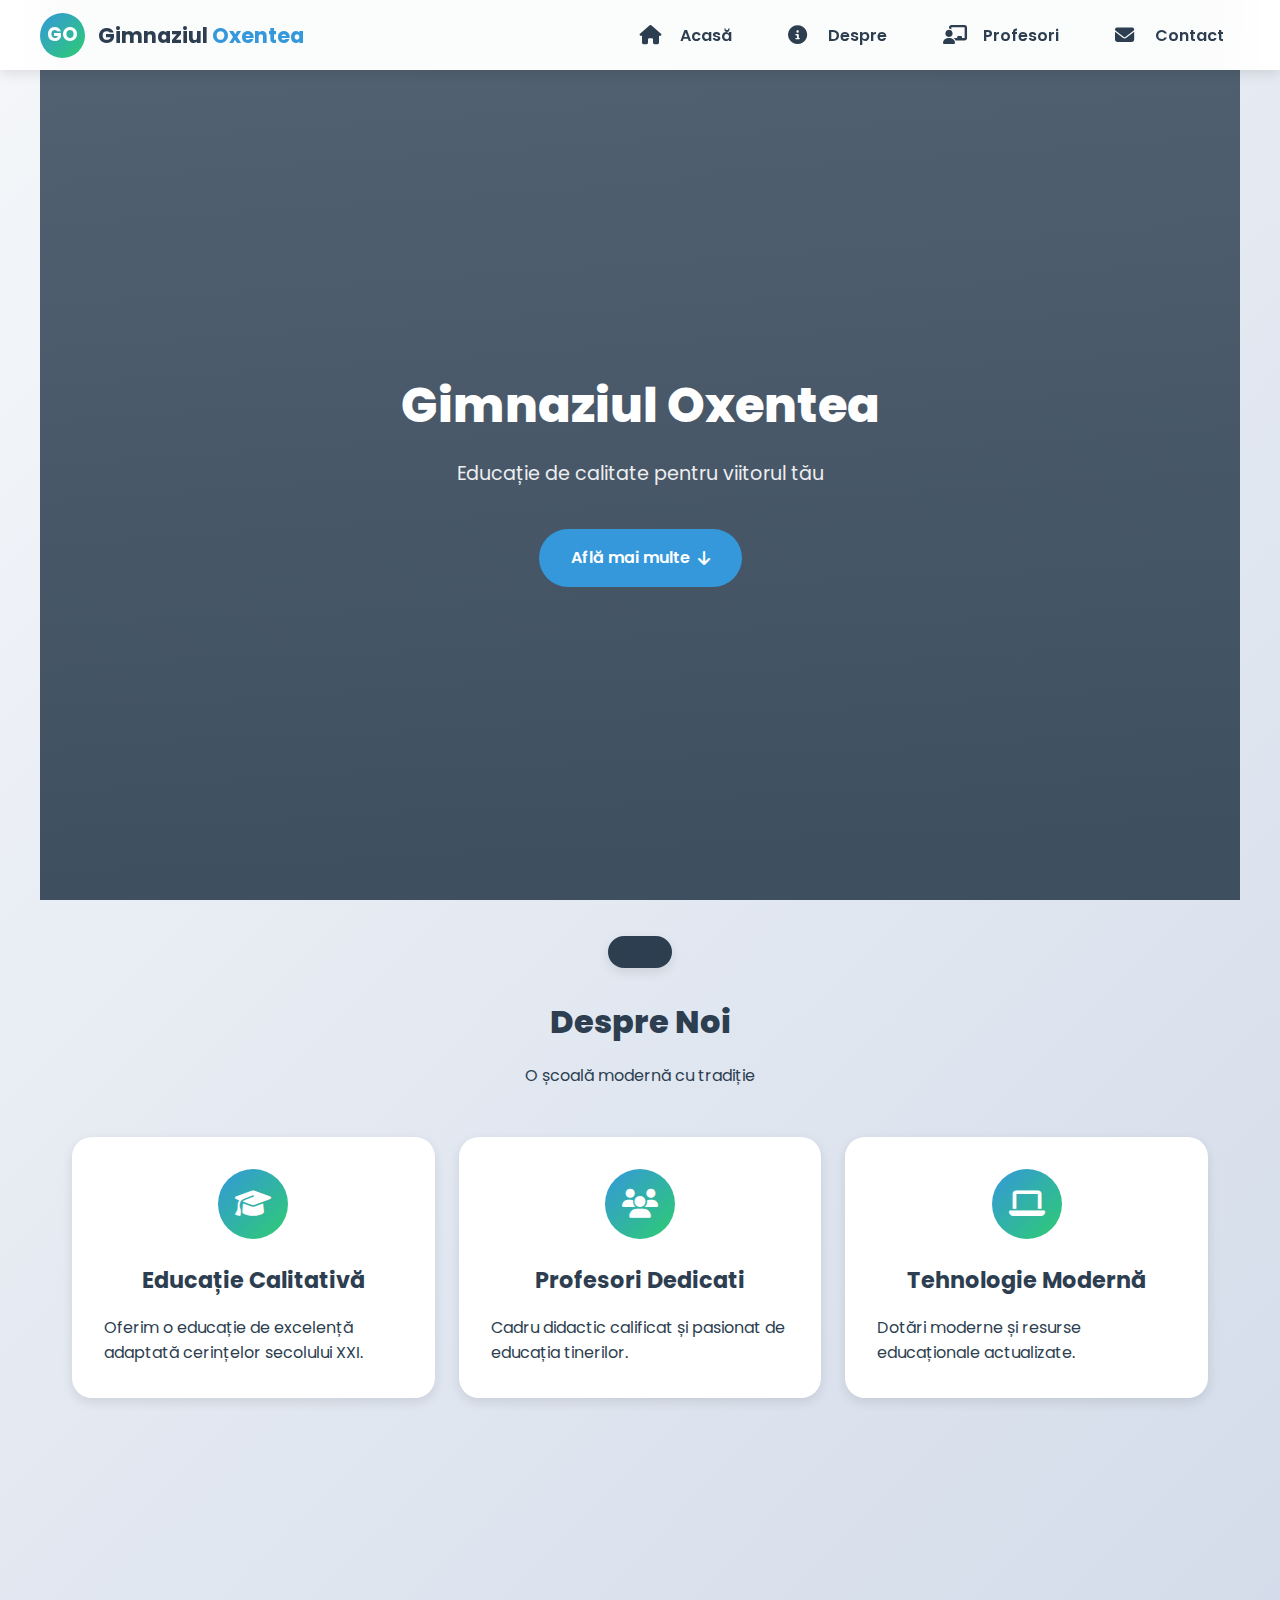
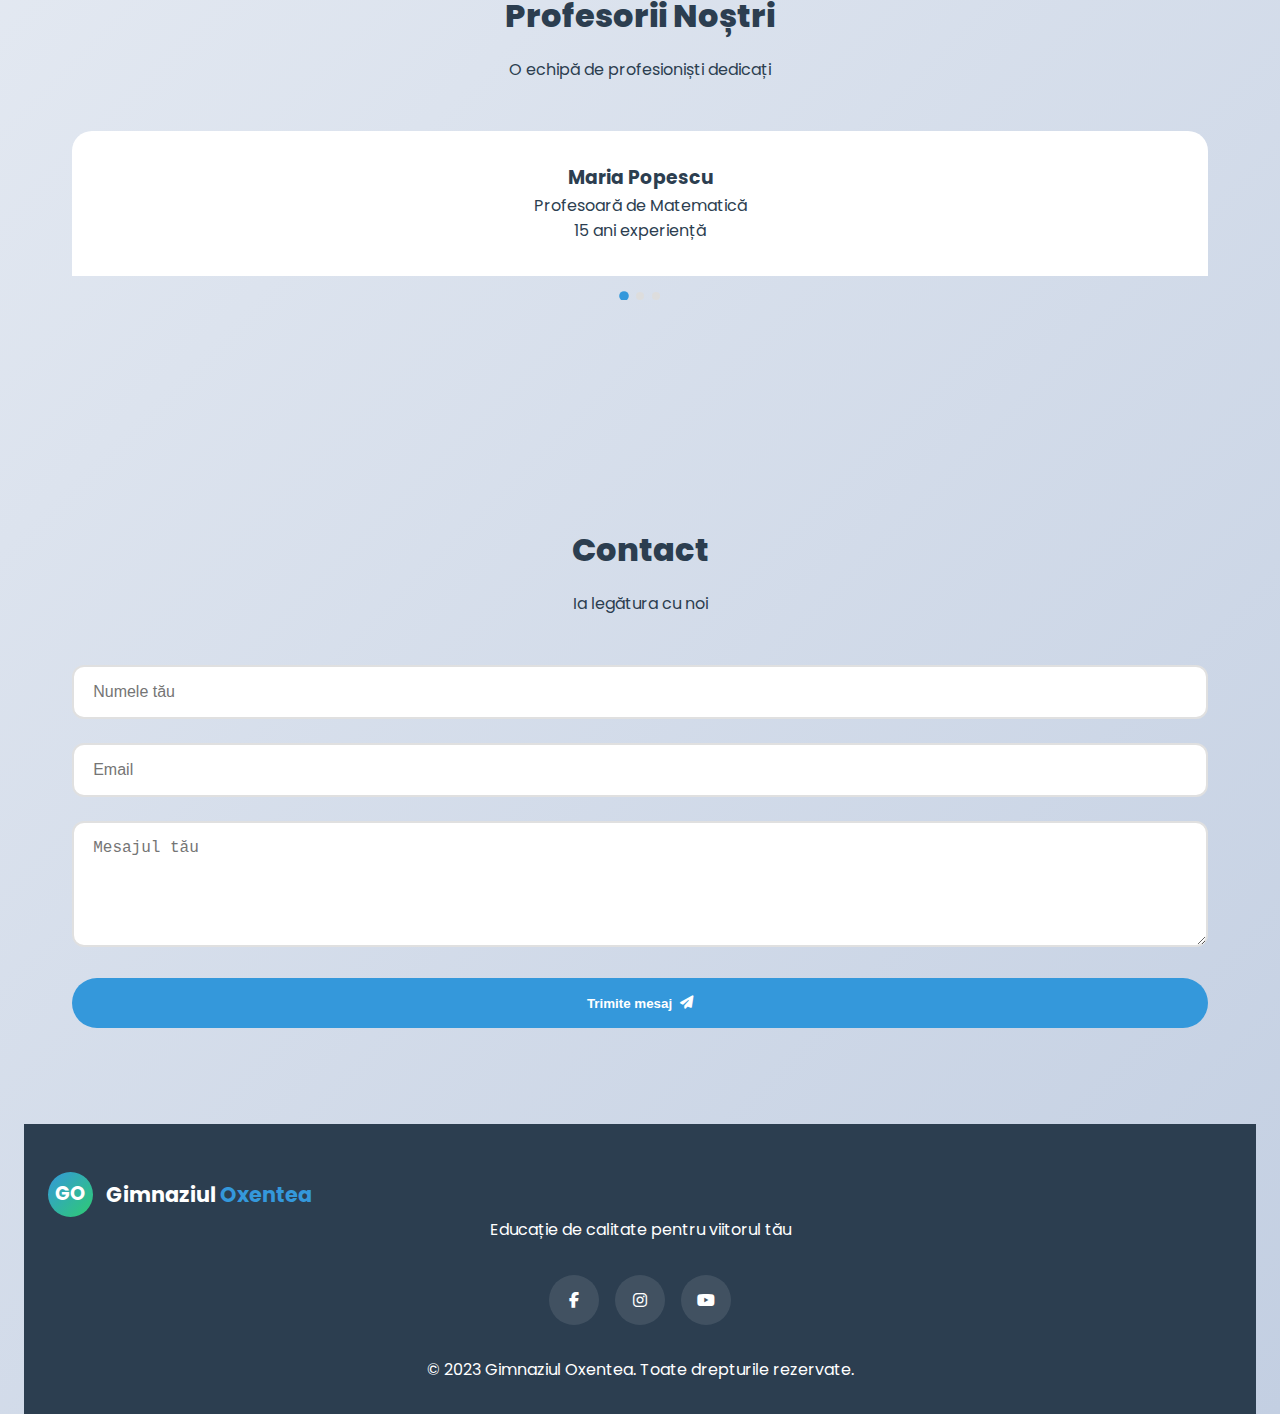
<file: optimizare.html>
<!DOCTYPE html>
<html lang="ro">
<head>
    <meta charset="UTF-8">
    <meta name="viewport" content="width=device-width, initial-scale=1.0, maximum-scale=1.0, user-scalable=no">
    <meta name="theme-color" content="#3498db">
    <meta name="apple-mobile-web-app-capable" content="yes">
    <meta name="apple-mobile-web-app-status-bar-style" content="black-translucent">
    <meta name="apple-mobile-web-app-title" content="Gimnaziul Oxentea">
    <meta name="mobile-web-app-capable" content="yes">
    <meta name="handheldfriendly" content="true">
    <meta name="mobileoptimized" content="width">
    <title>Gimnaziul Oxentea - Site Mobil Optimizat</title>
    <link rel="stylesheet" href="https://cdnjs.cloudflare.com/ajax/libs/font-awesome/6.4.0/css/all.min.css">
    <link href="https://fonts.googleapis.com/css2?family=Poppins:wght@300;400;500;600;700;800;900&display=swap" rel="stylesheet">
    <link rel="apple-touch-icon" href="/apple-touch-icon.png">
    <style>
        :root {
            --primary: #3498db;
            --secondary: #2ecc71;
            --accent: #e74c3c;
            --dark: #2c3e50;
            --light: #ecf0f1;
            --shadow: 0 4px 12px rgba(0,0,0,0.1);
            --transition: all 0.3s ease;
        }

        * {
            margin: 0;
            padding: 0;
            box-sizing: border-box;
            -webkit-tap-highlight-color: transparent;
            -webkit-touch-callout: none;
            -webkit-user-select: none;
            user-select: none;
        }

        html {
            scroll-behavior: smooth;
            -webkit-text-size-adjust: 100%;
        }

        body {
            font-family: 'Poppins', sans-serif;
            background: linear-gradient(135deg, #f5f7fa 0%, #c3cfe2 100%);
            color: var(--dark);
            line-height: 1.6;
            overflow-x: hidden;
            padding-bottom: env(safe-area-inset-bottom);
        }

        /* Header optimizat pentru mobil */
        header {
            background: rgba(255, 255, 255, 0.98);
            backdrop-filter: blur(20px);
            -webkit-backdrop-filter: blur(20px);
            position: fixed;
            top: 0;
            left: 0;
            width: 100%;
            z-index: 1000;
            box-shadow: var(--shadow);
            padding: 0.8rem 1rem;
            height: 70px;
        }

        .header-container {
            display: flex;
            justify-content: space-between;
            align-items: center;
            max-width: 1200px;
            margin: 0 auto;
        }

        .logo {
            display: flex;
            align-items: center;
            gap: 0.8rem;
        }

        .logo-icon {
            width: 45px;
            height: 45px;
            background: linear-gradient(135deg, var(--primary) 0%, var(--secondary) 100%);
            border-radius: 50%;
            display: flex;
            align-items: center;
            justify-content: center;
            color: white;
            font-weight: 700;
            font-size: 1.2rem;
        }

        .logo-text h1 {
            font-size: 1.3rem;
            font-weight: 700;
        }

        .logo-text span {
            color: var(--primary);
        }

        /* Meniu mobil îmbunătățit */
        .mobile-menu-btn {
            background: none;
            border: none;
            font-size: 1.5rem;
            color: var(--dark);
            cursor: pointer;
            width: 44px;
            height: 44px;
            display: flex;
            align-items: center;
            justify-content: center;
            border-radius: 50%;
            transition: var(--transition);
        }

        .mobile-menu-btn:active {
            background: var(--light);
        }

        nav {
            position: fixed;
            top: 70px;
            left: 0;
            width: 100%;
            background: rgba(255, 255, 255, 0.98);
            backdrop-filter: blur(20px);
            -webkit-backdrop-filter: blur(20px);
            transform: translateY(-100%);
            opacity: 0;
            transition: all 0.4s cubic-bezier(0.4, 0, 0.2, 1);
            z-index: 999;
            box-shadow: 0 10px 30px rgba(0,0,0,0.1);
        }

        nav.active {
            transform: translateY(0);
            opacity: 1;
        }

        nav ul {
            list-style: none;
            padding: 1rem;
        }

        nav li {
            margin-bottom: 0.5rem;
        }

        nav a {
            display: flex;
            align-items: center;
            padding: 1rem 1.5rem;
            text-decoration: none;
            color: var(--dark);
            font-weight: 600;
            border-radius: 12px;
            transition: var(--transition);
            gap: 1rem;
        }

        nav a:active {
            background: var(--primary);
            color: white;
            transform: scale(0.98);
        }

        nav a i {
            font-size: 1.2rem;
            width: 24px;
        }

        /* Butoane optimizate pentru touch */
        .btn {
            display: inline-flex;
            align-items: center;
            justify-content: center;
            padding: 1rem 2rem;
            background: var(--primary);
            color: white;
            text-decoration: none;
            border-radius: 50px;
            font-weight: 600;
            transition: var(--transition);
            border: none;
            cursor: pointer;
            gap: 0.5rem;
            min-height: 50px;
            touch-action: manipulation;
        }

        .btn:active {
            transform: scale(0.95);
            background: var(--secondary);
        }

        /* Hero section optimizată */
        .hero {
            min-height: 100vh;
            display: flex;
            align-items: center;
            justify-content: center;
            text-align: center;
            background: linear-gradient(rgba(44, 62, 80, 0.8), rgba(44, 62, 80, 0.9)), url('https://images.unsplash.com/photo-1523050854058-8df90110c9f1?ixlib=rb-1.2.1&auto=format&fit=crop&w=1350&q=80');
            background-size: cover;
            background-position: center;
            color: white;
            padding: 6rem 1.5rem 2rem;
            position: relative;
        }

        .hero-content {
            max-width: 600px;
        }

        .hero h2 {
            font-size: 2.2rem;
            margin-bottom: 1.5rem;
            font-weight: 800;
            line-height: 1.2;
        }

        .hero p {
            font-size: 1.2rem;
            margin-bottom: 2.5rem;
            opacity: 0.9;
        }

        /* Secțiuni generale */
        section {
            padding: 4rem 1.5rem;
            max-width: 1200px;
            margin: 0 auto;
        }

        .section-title {
            text-align: center;
            margin-bottom: 3rem;
        }

        .section-title h2 {
            font-size: 2rem;
            font-weight: 800;
            margin-bottom: 1rem;
        }

        /* Card-uri optimizate pentru touch */
        .card-grid {
            display: grid;
            grid-template-columns: 1fr;
            gap: 1.5rem;
            margin-top: 2rem;
        }

        .card {
            background: white;
            border-radius: 20px;
            padding: 2rem;
            box-shadow: var(--shadow);
            transition: var(--transition);
            touch-action: manipulation;
        }

        .card:active {
            transform: scale(0.98);
        }

        .card-icon {
            width: 70px;
            height: 70px;
            background: linear-gradient(135deg, var(--primary) 0%, var(--secondary) 100%);
            border-radius: 50%;
            display: flex;
            align-items: center;
            justify-content: center;
            margin: 0 auto 1.5rem;
            color: white;
            font-size: 1.8rem;
        }

        .card h3 {
            font-size: 1.4rem;
            margin-bottom: 1rem;
            text-align: center;
        }

        /* Swipe-able carousel */
        .carousel {
            position: relative;
            overflow: hidden;
            border-radius: 20px;
            margin: 2rem 0;
            touch-action: pan-y;
        }

        .carousel-track {
            display: flex;
            transition: transform 0.3s ease;
        }

        .carousel-slide {
            min-width: 100%;
            padding: 2rem;
            background: white;
            text-align: center;
        }

        .carousel-indicators {
            display: flex;
            justify-content: center;
            gap: 0.5rem;
            margin-top: 1rem;
        }

        .carousel-indicator {
            width: 8px;
            height: 8px;
            border-radius: 50%;
            background: #ddd;
            transition: var(--transition);
        }

        .carousel-indicator.active {
            background: var(--primary);
            transform: scale(1.2);
        }

        /* Formulare optimizate */
        .form-group {
            margin-bottom: 1.5rem;
        }

        .form-control {
            width: 100%;
            padding: 1rem 1.2rem;
            border: 2px solid #e0e0e0;
            border-radius: 12px;
            font-size: 1rem;
            transition: var(--transition);
            background: white;
            -webkit-appearance: none;
        }

        .form-control:focus {
            border-color: var(--primary);
            outline: none;
        }

        /* Footer optimizat */
        footer {
            background: var(--dark);
            color: white;
            padding: 3rem 1.5rem 2rem;
            text-align: center;
        }

        .footer-content {
            max-width: 1200px;
            margin: 0 auto;
        }

        .social-links {
            display: flex;
            justify-content: center;
            gap: 1rem;
            margin: 2rem 0;
        }

        .social-link {
            width: 50px;
            height: 50px;
            border-radius: 50%;
            background: rgba(255, 255, 255, 0.1);
            display: flex;
            align-items: center;
            justify-content: center;
            color: white;
            text-decoration: none;
            transition: var(--transition);
        }

        .social-link:active {
            background: var(--primary);
            transform: scale(0.9);
        }

        /* Scroll personalizat pentru WebKit */
        ::-webkit-scrollbar {
            width: 6px;
        }

        ::-webkit-scrollbar-track {
            background: #f1f1f1;
        }

        ::-webkit-scrollbar-thumb {
            background: var(--primary);
            border-radius: 3px;
        }

        /* Safe areas pentru notchi și gesture navigation */
        @supports(padding: max(0px)) {
            body, header {
                padding-left: max(1.5rem, env(safe-area-inset-left));
                padding-right: max(1.5rem, env(safe-area-inset-right));
            }
            
            .hero {
                padding-top: max(6rem, env(safe-area-inset-top));
            }
        }

        /* Media queries pentru tabletă */
        @media (min-width: 768px) {
            .hero h2 {
                font-size: 3rem;
            }
            
            .card-grid {
                grid-template-columns: repeat(2, 1fr);
            }
            
            nav {
                position: static;
                transform: none;
                opacity: 1;
                background: transparent;
                backdrop-filter: none;
                width: auto;
                box-shadow: none;
            }
            
            nav ul {
                display: flex;
                gap: 1.5rem;
                padding: 0;
            }
            
            nav li {
                margin-bottom: 0;
            }
            
            nav a {
                padding: 0.5rem 1rem;
            }
            
            nav a:active {
                background: transparent;
                color: var(--primary);
                transform: none;
            }
            
            .mobile-menu-btn {
                display: none;
            }
        }

        /* Media queries pentru desktop */
        @media (min-width: 1024px) {
            .card-grid {
                grid-template-columns: repeat(3, 1fr);
            }
            
            section {
                padding: 6rem 2rem;
            }
            
            .hero {
                padding: 8rem 2rem 4rem;
            }
        }

        /* Animări optimizate pentru performanță */
        @media (prefers-reduced-motion: reduce) {
            * {
                animation-duration: 0.01ms !important;
                animation-iteration-count: 1 !important;
                transition-duration: 0.01ms !important;
            }
        }

        /* Stiluri pentru loading states */
        .loading {
            opacity: 0.7;
            pointer-events: none;
        }

        .pulse {
            animation: pulse 2s infinite;
        }

        @keyframes pulse {
            0% { opacity: 1; }
            50% { opacity: 0.5; }
            100% { opacity: 1; }
        }

        /* Toast notifications pentru mobil */
        .toast {
            position: fixed;
            bottom: 2rem;
            left: 50%;
            transform: translateX(-50%) translateY(100px);
            background: var(--dark);
            color: white;
            padding: 1rem 2rem;
            border-radius: 50px;
            box-shadow: var(--shadow);
            transition: transform 0.3s ease;
            z-index: 1001;
        }

        .toast.show {
            transform: translateX(-50%) translateY(0);
        }
    </style>
</head>
<body>
    <!-- Header -->
    <header>
        <div class="header-container">
            <div class="logo">
                <div class="logo-icon">GO</div>
                <div class="logo-text">
                    <h1>Gimnaziul <span>Oxentea</span></h1>
                </div>
            </div>
            <button class="mobile-menu-btn" id="mobileMenuBtn">
                <i class="fas fa-bars"></i>
            </button>
            <nav id="mainNav">
                <ul>
                    <li><a href="#acasa"><i class="fas fa-home"></i> Acasă</a></li>
                    <li><a href="#despre"><i class="fas fa-info-circle"></i> Despre</a></li>
                    <li><a href="#profesori"><i class="fas fa-chalkboard-teacher"></i> Profesori</a></li>
                    <li><a href="#contact"><i class="fas fa-envelope"></i> Contact</a></li>
                </ul>
            </nav>
        </div>
    </header>

    <!-- Hero Section -->
    <section class="hero" id="acasa">
        <div class="hero-content">
            <h2>Gimnaziul Oxentea</h2>
            <p>Educație de calitate pentru viitorul tău</p>
            <a href="#despre" class="btn">
                Află mai multe
                <i class="fas fa-arrow-down"></i>
            </a>
        </div>
    </section>

    <!-- Despre Noi -->
    <section id="despre">
        <div class="section-title">
            <h2>Despre Noi</h2>
            <p>O școală modernă cu tradiție</p>
        </div>
        <div class="card-grid">
            <div class="card">
                <div class="card-icon">
                    <i class="fas fa-graduation-cap"></i>
                </div>
                <h3>Educație Calitativă</h3>
                <p>Oferim o educație de excelență adaptată cerințelor secolului XXI.</p>
            </div>
            <div class="card">
                <div class="card-icon">
                    <i class="fas fa-users"></i>
                </div>
                <h3>Profesori Dedicati</h3>
                <p>Cadru didactic calificat și pasionat de educația tinerilor.</p>
            </div>
            <div class="card">
                <div class="card-icon">
                    <i class="fas fa-laptop"></i>
                </div>
                <h3>Tehnologie Modernă</h3>
                <p>Dotări moderne și resurse educaționale actualizate.</p>
            </div>
        </div>
    </section>

    <!-- Carousel Profesori -->
    <section id="profesori">
        <div class="section-title">
            <h2>Profesorii Noștri</h2>
            <p>O echipă de profesioniști dedicați</p>
        </div>
        <div class="carousel">
            <div class="carousel-track" id="carouselTrack">
                <div class="carousel-slide">
                    <h3>Maria Popescu</h3>
                    <p>Profesoară de Matematică</p>
                    <p>15 ani experiență</p>
                </div>
                <div class="carousel-slide">
                    <h3>Ion Ionescu</h3>
                    <p>Profesor de Limba Română</p>
                    <p>12 ani experiență</p>
                </div>
                <div class="carousel-slide">
                    <h3>Elena Vasilescu</h3>
                    <p>Profesoară de Engleză</p>
                    <p>10 ani experiență</p>
                </div>
            </div>
            <div class="carousel-indicators" id="carouselIndicators">
                <div class="carousel-indicator active"></div>
                <div class="carousel-indicator"></div>
                <div class="carousel-indicator"></div>
            </div>
        </div>
    </section>

    <!-- Contact -->
    <section id="contact">
        <div class="section-title">
            <h2>Contact</h2>
            <p>Ia legătura cu noi</p>
        </div>
        <form id="contactForm">
            <div class="form-group">
                <input type="text" class="form-control" placeholder="Numele tău" required>
            </div>
            <div class="form-group">
                <input type="email" class="form-control" placeholder="Email" required>
            </div>
            <div class="form-group">
                <textarea class="form-control" placeholder="Mesajul tău" rows="5" required></textarea>
            </div>
            <button type="submit" class="btn" style="width: 100%;">
                Trimite mesaj
                <i class="fas fa-paper-plane"></i>
            </button>
        </form>
    </section>

    <!-- Footer -->
    <footer>
        <div class="footer-content">
            <div class="logo">
                <div class="logo-icon">GO</div>
                <div class="logo-text">
                    <h1>Gimnaziul <span>Oxentea</span></h1>
                </div>
            </div>
            <p>Educație de calitate pentru viitorul tău</p>
            <div class="social-links">
                <a href="#" class="social-link"><i class="fab fa-facebook-f"></i></a>
                <a href="#" class="social-link"><i class="fab fa-instagram"></i></a>
                <a href="#" class="social-link"><i class="fab fa-youtube"></i></a>
            </div>
            <p>&copy; 2023 Gimnaziul Oxentea. Toate drepturile rezervate.</p>
        </div>
    </footer>

    <!-- Toast Notification -->
    <div class="toast" id="toast"></div>

    <script>
        // Detectare dispozitiv și optimizări specifice
        const isMobile = {
            Android: function() {
                return navigator.userAgent.match(/Android/i);
            },
            iOS: function() {
                return navigator.userAgent.match(/iPhone|iPad|iPod/i);
            },
            any: function() {
                return (isMobile.Android() || isMobile.iOS());
            }
        };

        // Meniu mobil
        const mobileMenuBtn = document.getElementById('mobileMenuBtn');
        const mainNav = document.getElementById('mainNav');

        function toggleMobileMenu() {
            mainNav.classList.toggle('active');
            const icon = mobileMenuBtn.querySelector('i');
            icon.className = mainNav.classList.contains('active') ? 'fas fa-times' : 'fas fa-bars';
        }

        mobileMenuBtn.addEventListener('click', toggleMobileMenu);

        // Închidere meniu la click în afara
        document.addEventListener('click', (e) => {
            if (!mainNav.contains(e.target) && !mobileMenuBtn.contains(e.target) && mainNav.classList.contains('active')) {
                toggleMobileMenu();
            }
        });

        // Swipe carousel
        const carouselTrack = document.getElementById('carouselTrack');
        const carouselIndicators = document.getElementById('carouselIndicators').children;
        let currentSlide = 0;
        let startX = 0;
        let currentX = 0;
        let isDragging = false;

        function updateCarousel() {
            carouselTrack.style.transform = `translateX(-${currentSlide * 100}%)`;
            
            // Update indicators
            Array.from(carouselIndicators).forEach((indicator, index) => {
                indicator.classList.toggle('active', index === currentSlide);
            });
        }

        // Touch events pentru carousel
        carouselTrack.addEventListener('touchstart', (e) => {
            startX = e.touches[0].clientX;
            isDragging = true;
        });

        carouselTrack.addEventListener('touchmove', (e) => {
            if (!isDragging) return;
            currentX = e.touches[0].clientX;
            const diff = startX - currentX;
            
            // Previne scroll-ul vertical când se face swipe orizontal
            if (Math.abs(diff) > 10) {
                e.preventDefault();
            }
        });

        carouselTrack.addEventListener('touchend', (e) => {
            if (!isDragging) return;
            
            const diff = startX - currentX;
            const swipeThreshold = 50;
            
            if (Math.abs(diff) > swipeThreshold) {
                if (diff > 0 && currentSlide < carouselIndicators.length - 1) {
                    // Swipe left - next slide
                    currentSlide++;
                } else if (diff < 0 && currentSlide > 0) {
                    // Swipe right - previous slide
                    currentSlide--;
                }
                updateCarousel();
            }
            
            isDragging = false;
        });

        // Auto-advance carousel
        setInterval(() => {
            if (!isDragging) {
                currentSlide = (currentSlide + 1) % carouselIndicators.length;
                updateCarousel();
            }
        }, 5000);

        // Form submission
        const contactForm = document.getElementById('contactForm');
        const toast = document.getElementById('toast');

        function showToast(message) {
            toast.textContent = message;
            toast.classList.add('show');
            setTimeout(() => {
                toast.classList.remove('show');
            }, 3000);
        }

        contactForm.addEventListener('submit', (e) => {
            e.preventDefault();
            
            // Simulare trimitere formular
            contactForm.classList.add('loading');
            
            setTimeout(() => {
                contactForm.classList.remove('loading');
                contactForm.reset();
                showToast('Mesajul a fost trimis cu succes!');
            }, 2000);
        });

        // Optimizări pentru iOS
        if (isMobile.iOS()) {
            // Adaugă padding suplimentar pentru safe areas
            document.documentElement.style.setProperty('--safe-area-top', 'env(safe-area-inset-top)');
            document.documentElement.style.setProperty('--safe-area-bottom', 'env(safe-area-inset-bottom)');
            
            // Previne bounce-ul pe iOS
            document.body.style.overscrollBehavior = 'none';
        }

        // Gesture prevention pentru refresh pull-to-refresh
        let touchStartY = 0;

        document.addEventListener('touchstart', (e) => {
            touchStartY = e.touches[0].clientY;
        }, { passive: true });

        document.addEventListener('touchmove', (e) => {
            const touchY = e.touches[0].clientY;
            const diff = touchY - touchStartY;
            
            // Previne pull-to-refresh când scroll-ul este în partea de sus
            if (window.scrollY === 0 && diff > 0) {
                e.preventDefault();
            }
        }, { passive: false });

        // Loading states optimizate
        document.addEventListener('DOMContentLoaded', () => {
            // Ascunde loading indicator-ul nativ
            if ('standalone' in navigator || !window.matchMedia('(display-mode: browser)').matches) {
                // Este în modul standalone (PWA)
                document.body.classList.add('standalone');
            }
        });

        // Performance optimizations
        let lastScrollTop = 0;
        const header = document.querySelector('header');

        window.addEventListener('scroll', () => {
            const scrollTop = window.pageYOffset || document.documentElement.scrollTop;
            
            if (scrollTop > lastScrollTop && scrollTop > 100) {
                // Scroll down - ascunde header-ul
                header.style.transform = 'translateY(-100%)';
            } else {
                // Scroll up - afișează header-ul
                header.style.transform = 'translateY(0)';
            }
            
            lastScrollTop = scrollTop;
        }, { passive: true });

        // Fast click implementation
        document.addEventListener('touchstart', function() {}, {passive: true});

        // Preload critical resources
        const criticalImages = [
            'https://images.unsplash.com/photo-1523050854058-8df90110c9f1?ixlib=rb-1.2.1&auto=format&fit=crop&w=1350&q=80'
        ];

        criticalImages.forEach(src => {
            const img = new Image();
            img.src = src;
        });

        console.log('Site optimizat pentru dispozitive mobile: ' + (isMobile.any() ? 'DA' : 'NU'));
    </script>
</body>
</html>
</file>
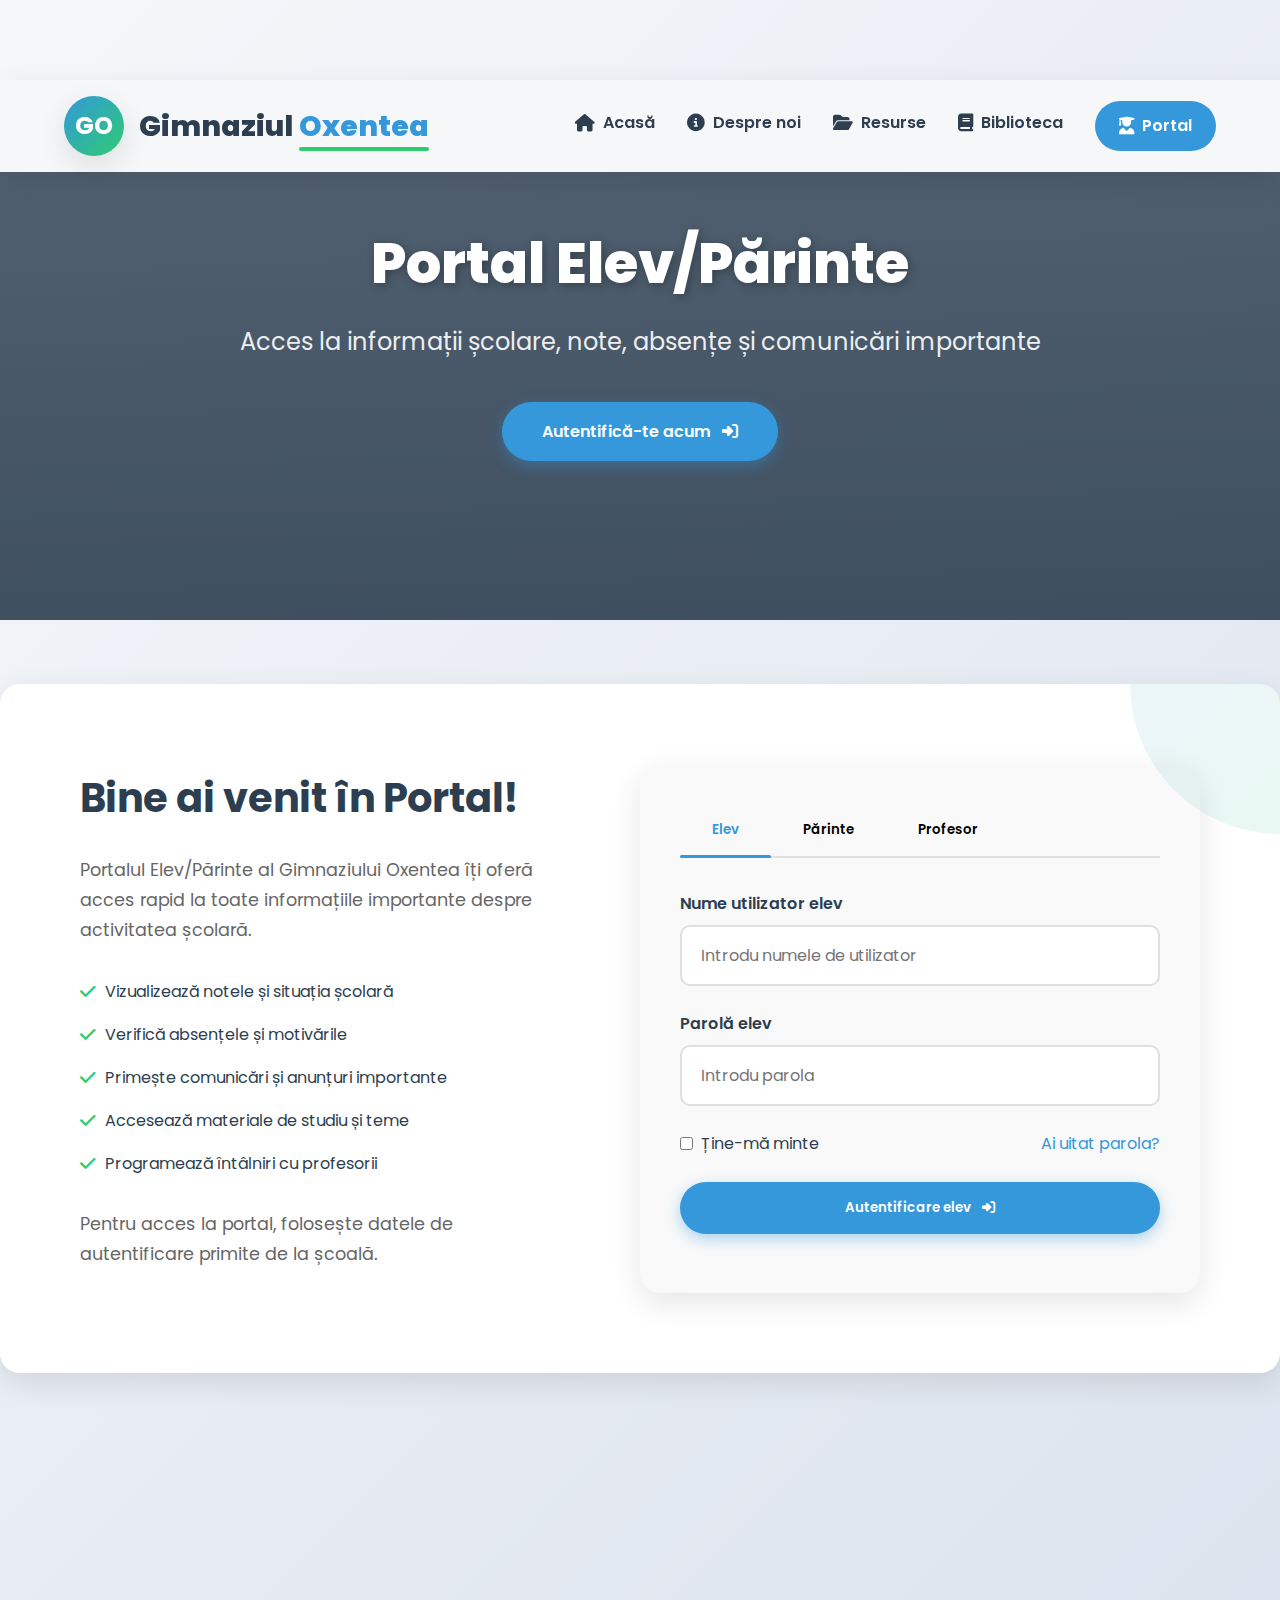
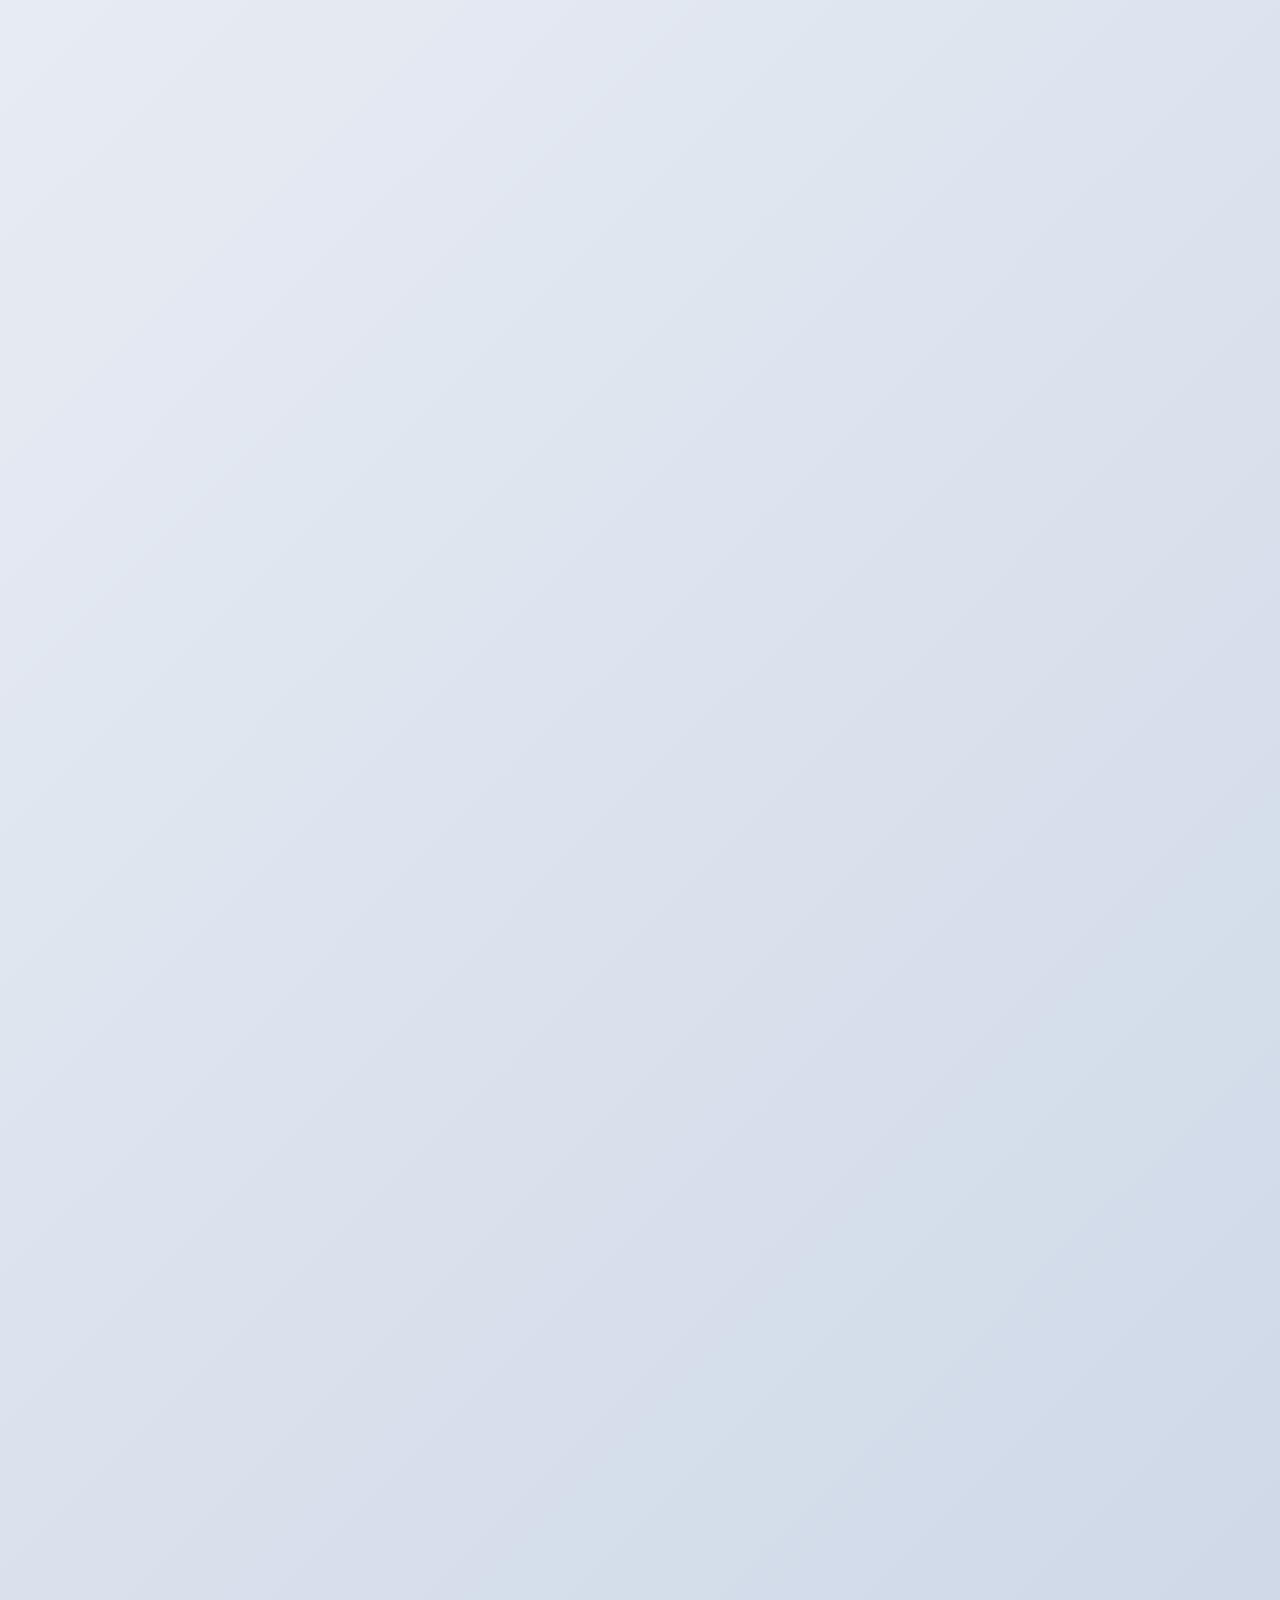
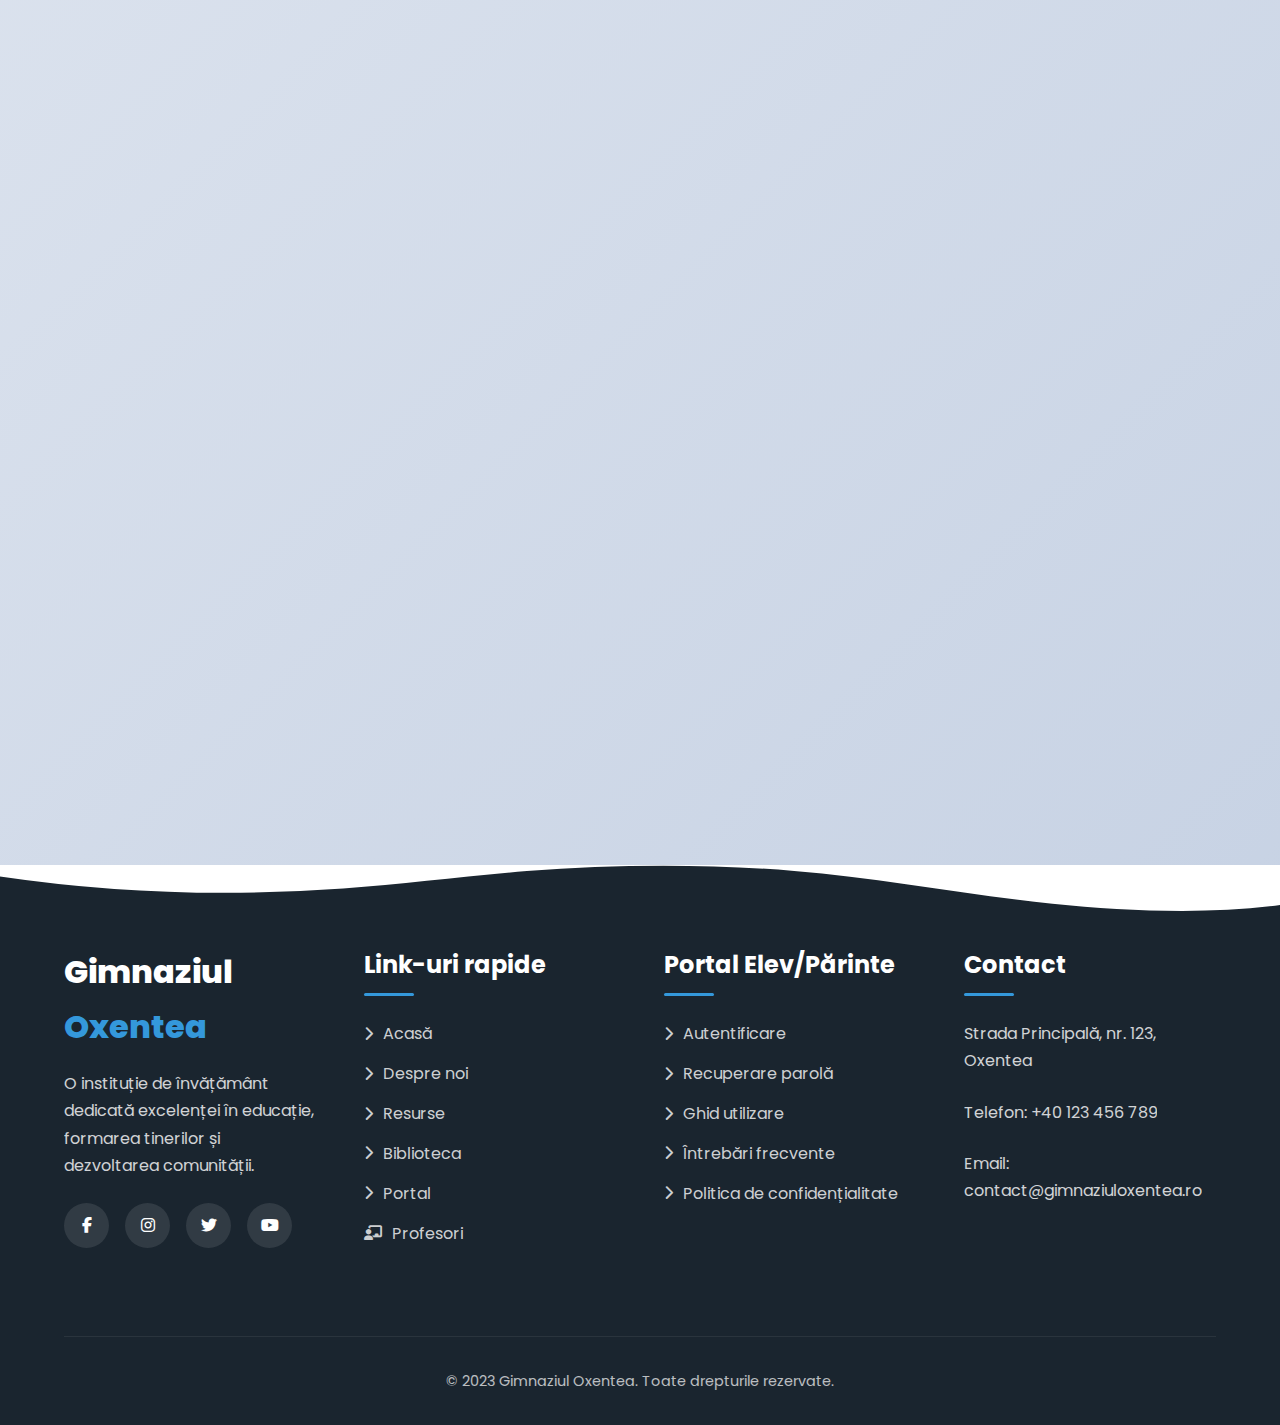
<file: portal.html>
<!DOCTYPE html>
<html lang="ro">
<head>
    <meta charset="UTF-8">
    <meta name="viewport" content="width=device-width, initial-scale=1.0">
    <title>Portal Elev/Părinte - Gimnaziul Oxentea</title>
    <link rel="stylesheet" href="https://cdnjs.cloudflare.com/ajax/libs/font-awesome/6.4.0/css/all.min.css">
    <link href="https://fonts.googleapis.com/css2?family=Poppins:wght@300;400;500;600;700;800;900&display=swap" rel="stylesheet">
    <style>
        /* Reset și variabile CSS */
        :root {
            --primary: #3498db;
            --primary-dark: #2980b9;
            --secondary: #2ecc71;
            --secondary-dark: #27ae60;
            --accent: #e74c3c;
            --accent-dark: #c0392b;
            --dark: #2c3e50;
            --darker: #1a252f;
            --light: #ecf0f1;
            --lighter: #f9f9f9;
            --shadow: 0 10px 30px rgba(0,0,0,0.1);
            --shadow-dark: 0 15px 40px rgba(0,0,0,0.2);
            --transition: all 0.5s cubic-bezier(0.175, 0.885, 0.32, 1.275);
            --transition-slow: all 0.8s cubic-bezier(0.175, 0.885, 0.32, 1.275);
            --transition-fast: all 0.3s ease;
            --border-radius: 20px;
            --border-radius-small: 10px;
        }

        * {
            margin: 0;
            padding: 0;
            box-sizing: border-box;
            font-family: 'Poppins', sans-serif;
        }

        html {
            scroll-behavior: smooth;
        }

        body {
            background: linear-gradient(135deg, #f5f7fa 0%, #c3cfe2 100%);
            color: var(--dark);
            overflow-x: hidden;
            line-height: 1.7;
        }

        /* Animații CSS personalizate */
        @keyframes fadeIn {
            from { opacity: 0; transform: translateY(50px); }
            to { opacity: 1; transform: translateY(0); }
        }

        @keyframes fadeInLeft {
            from { opacity: 0; transform: translateX(-100px); }
            to { opacity: 1; transform: translateX(0); }
        }

        @keyframes fadeInRight {
            from { opacity: 0; transform: translateX(100px); }
            to { opacity: 1; transform: translateX(0); }
        }

        @keyframes pulse {
            0% { transform: scale(1); }
            50% { transform: scale(1.05); }
            100% { transform: scale(1); }
        }

        @keyframes float {
            0% { transform: translateY(0px) rotate(0deg); }
            50% { transform: translateY(-20px) rotate(5deg); }
            100% { transform: translateY(0px) rotate(0deg); }
        }

        @keyframes dashboardIn {
            from { opacity: 0; transform: scale(0.8) translateY(50px); }
            to { opacity: 1; transform: scale(1) translateY(0); }
        }

        @keyframes progressPulse {
            0% { box-shadow: 0 0 0 0 rgba(46, 204, 113, 0.4); }
            70% { box-shadow: 0 0 0 10px rgba(46, 204, 113, 0); }
            100% { box-shadow: 0 0 0 0 rgba(46, 204, 113, 0); }
        }

        /* Header și navigație */
        header {
            background: rgba(255, 255, 255, 0.95);
            box-shadow: var(--shadow);
            position: fixed;
            width: 100%;
            z-index: 1000;
            backdrop-filter: blur(10px);
            animation: fadeIn 0.8s ease-out;
        }

        .header-container {
            display: flex;
            justify-content: space-between;
            align-items: center;
            padding: 1rem 5%;
            max-width: 1800px;
            margin: 0 auto;
        }

        .logo {
            display: flex;
            align-items: center;
            animation: fadeInLeft 1s ease-out;
        }

        .logo-icon {
            width: 60px;
            height: 60px;
            background: linear-gradient(135deg, var(--primary) 0%, var(--secondary) 100%);
            border-radius: 50%;
            display: flex;
            align-items: center;
            justify-content: center;
            margin-right: 15px;
            color: white;
            font-size: 1.5rem;
            font-weight: 700;
            box-shadow: var(--shadow);
            animation: pulse 3s infinite;
        }

        .logo-text h1 {
            font-size: 1.8rem;
            color: var(--dark);
            font-weight: 800;
        }

        .logo-text span {
            color: var(--primary);
            position: relative;
        }

        .logo-text span:after {
            content: '';
            position: absolute;
            width: 100%;
            height: 4px;
            background: var(--secondary);
            bottom: -5px;
            left: 0;
            border-radius: 2px;
        }

        nav ul {
            display: flex;
            list-style: none;
        }

        nav li {
            margin-left: 2rem;
            position: relative;
        }

        nav a {
            text-decoration: none;
            color: var(--dark);
            font-weight: 600;
            position: relative;
            padding: 0.5rem 0;
            transition: var(--transition);
            display: flex;
            align-items: center;
        }

        nav a i {
            margin-right: 8px;
            font-size: 1.1rem;
        }

        nav a:after {
            content: '';
            position: absolute;
            width: 0;
            height: 3px;
            bottom: 0;
            left: 0;
            background: var(--primary);
            transition: var(--transition);
            border-radius: 10px;
        }

        nav a:hover {
            color: var(--primary);
        }

        nav a:hover:after {
            width: 100%;
        }

        .nav-cta {
            background: var(--primary);
            color: white !important;
            padding: 0.7rem 1.5rem !important;
            border-radius: 50px;
            transition: var(--transition) !important;
        }

        .nav-cta:hover {
            background: var(--secondary);
            transform: translateY(-3px);
            box-shadow: 0 10px 20px rgba(46, 204, 113, 0.3);
        }

        .nav-cta:after {
            display: none;
        }

        .mobile-menu-btn {
            display: none;
            background: none;
            border: none;
            font-size: 1.5rem;
            color: var(--dark);
            cursor: pointer;
        }

        /* Sectiuni generale */
        section {
            padding: 6rem 5%;
            max-width: 1800px;
            margin: 0 auto;
        }

        .section-title {
            text-align: center;
            margin-bottom: 4rem;
            position: relative;
        }

        .section-title h2 {
            font-size: 3rem;
            color: var(--dark);
            display: inline-block;
            position: relative;
            font-weight: 800;
        }

        .section-title h2:after {
            content: '';
            position: absolute;
            width: 100px;
            height: 5px;
            background: linear-gradient(to right, var(--primary), var(--secondary));
            bottom: -15px;
            left: 50%;
            transform: translateX(-50%);
            border-radius: 5px;
        }

        .section-subtitle {
            text-align: center;
            max-width: 700px;
            margin: 1.5rem auto 0;
            font-size: 1.2rem;
            color: #666;
        }

        /* Hero Section pentru Portal */
        .portal-hero {
            height: 60vh;
            display: flex;
            align-items: center;
            justify-content: center;
            text-align: center;
            background: linear-gradient(rgba(44, 62, 80, 0.8), rgba(44, 62, 80, 0.9)), url('https://images.unsplash.com/photo-1523240795612-9a054b0db644?ixlib=rb-1.2.1&auto=format&fit=crop&w=1350&q=80');
            background-size: cover;
            background-position: center;
            color: white;
            padding: 0 5%;
            position: relative;
            overflow: hidden;
            margin-top: 80px;
        }

        .portal-hero-content {
            max-width: 900px;
            z-index: 2;
            animation: fadeIn 1.5s ease-out;
        }

        .portal-hero h2 {
            font-size: 3.5rem;
            margin-bottom: 1.5rem;
            text-shadow: 2px 2px 10px rgba(0,0,0,0.3);
            font-weight: 800;
            line-height: 1.2;
        }

        .portal-hero p {
            font-size: 1.5rem;
            margin-bottom: 2.5rem;
            opacity: 0.9;
        }

        .btn {
            display: inline-block;
            padding: 1rem 2.5rem;
            background: var(--primary);
            color: white;
            border-radius: 50px;
            text-decoration: none;
            font-weight: 600;
            transition: var(--transition);
            border: none;
            cursor: pointer;
            box-shadow: 0 5px 15px rgba(52, 152, 219, 0.4);
            position: relative;
            overflow: hidden;
            z-index: 1;
        }

        .btn:before {
            content: '';
            position: absolute;
            top: 0;
            left: 0;
            width: 0%;
            height: 100%;
            background: var(--secondary);
            transition: var(--transition);
            z-index: -1;
        }

        .btn:hover:before {
            width: 100%;
        }

        .btn:hover {
            transform: translateY(-5px);
            box-shadow: 0 10px 20px rgba(46, 204, 113, 0.4);
        }

        .btn i {
            margin-left: 8px;
            transition: var(--transition);
        }

        .btn:hover i {
            transform: translateX(5px);
        }

        /* Panoul de Autentificare */
        .auth-panel {
            background: white;
            border-radius: var(--border-radius);
            padding: 5rem;
            margin: 4rem 0;
            box-shadow: var(--shadow);
            animation: fadeIn 1s ease-out;
            position: relative;
            overflow: hidden;
        }

        .auth-panel:before {
            content: '';
            position: absolute;
            width: 300px;
            height: 300px;
            background: linear-gradient(135deg, var(--primary) 0%, var(--secondary) 100%);
            border-radius: 50%;
            top: -150px;
            right: -150px;
            opacity: 0.1;
            animation: pulse 10s infinite;
        }

        .auth-container {
            display: flex;
            gap: 5rem;
            max-width: 1200px;
            margin: 0 auto;
        }

        .auth-info {
            flex: 1;
        }

        .auth-info h3 {
            font-size: 2.5rem;
            margin-bottom: 1.5rem;
            color: var(--dark);
            font-weight: 700;
        }

        .auth-info p {
            margin-bottom: 1.5rem;
            font-size: 1.1rem;
            color: #666;
        }

        .auth-features {
            list-style: none;
            margin: 2rem 0;
        }

        .auth-features li {
            margin-bottom: 1rem;
            display: flex;
            align-items: center;
        }

        .auth-features li i {
            color: var(--secondary);
            margin-right: 10px;
            font-size: 1.1rem;
        }

        .auth-form-container {
            flex: 1;
            background: var(--lighter);
            padding: 2.5rem;
            border-radius: var(--border-radius);
            box-shadow: var(--shadow);
        }

        .auth-tabs {
            display: flex;
            margin-bottom: 2rem;
            border-bottom: 2px solid #e0e0e0;
        }

        .auth-tab {
            padding: 1rem 2rem;
            background: none;
            border: none;
            font-weight: 600;
            cursor: pointer;
            transition: var(--transition);
            position: relative;
        }

        .auth-tab.active {
            color: var(--primary);
        }

        .auth-tab.active:after {
            content: '';
            position: absolute;
            bottom: -2px;
            left: 0;
            width: 100%;
            height: 3px;
            background: var(--primary);
            border-radius: 3px;
        }

        .auth-form {
            display: none;
        }

        .auth-form.active {
            display: block;
            animation: fadeIn 0.5s ease;
        }

        .form-group {
            margin-bottom: 1.5rem;
        }

        .form-group label {
            display: block;
            margin-bottom: 0.5rem;
            font-weight: 600;
            color: var(--dark);
        }

        .form-control {
            width: 100%;
            padding: 1rem 1.2rem;
            border: 2px solid #e0e0e0;
            border-radius: var(--border-radius-small);
            font-size: 1rem;
            transition: var(--transition);
            background: white;
        }

        .form-control:focus {
            border-color: var(--primary);
            box-shadow: 0 0 0 3px rgba(52, 152, 219, 0.2);
            outline: none;
        }

        .login-options {
            display: flex;
            justify-content: space-between;
            align-items: center;
            margin-bottom: 1.5rem;
        }

        .remember-me {
            display: flex;
            align-items: center;
        }

        .remember-me input {
            margin-right: 0.5rem;
        }

        .forgot-password {
            color: var(--primary);
            text-decoration: none;
            transition: var(--transition);
        }

        .forgot-password:hover {
            color: var(--secondary);
        }

        /* Dashboard (după autentificare) */
        .dashboard {
            display: none;
            background: white;
            border-radius: var(--border-radius);
            padding: 3rem;
            margin: 4rem 0;
            box-shadow: var(--shadow);
            animation: dashboardIn 0.8s ease-out;
        }

        .dashboard-header {
            display: flex;
            justify-content: between;
            align-items: center;
            margin-bottom: 2rem;
            padding-bottom: 1.5rem;
            border-bottom: 2px solid var(--lighter);
        }

        .user-info {
            display: flex;
            align-items: center;
            gap: 1rem;
        }

        .user-avatar {
            width: 60px;
            height: 60px;
            background: linear-gradient(135deg, var(--primary) 0%, var(--secondary) 100%);
            border-radius: 50%;
            display: flex;
            align-items: center;
            justify-content: center;
            color: white;
            font-size: 1.5rem;
            font-weight: 700;
        }

        .user-details h3 {
            font-size: 1.5rem;
            margin-bottom: 0.3rem;
        }

        .user-details p {
            color: #666;
        }

        .dashboard-nav {
            display: flex;
            gap: 1rem;
        }

        .nav-btn {
            padding: 0.7rem 1.5rem;
            background: var(--lighter);
            border: none;
            border-radius: var(--border-radius-small);
            font-weight: 600;
            cursor: pointer;
            transition: var(--transition);
        }

        .nav-btn.active, .nav-btn:hover {
            background: var(--primary);
            color: white;
        }

        .dashboard-content {
            display: grid;
            grid-template-columns: 2fr 1fr;
            gap: 2rem;
        }

        .main-content {
            display: none;
        }

        .main-content.active {
            display: block;
            animation: fadeIn 0.5s ease;
        }

        .grades-table {
            width: 100%;
            border-collapse: collapse;
            margin-top: 1.5rem;
            box-shadow: var(--shadow);
            border-radius: var(--border-radius-small);
            overflow: hidden;
        }

        .grades-table th, .grades-table td {
            padding: 1.2rem;
            text-align: left;
            border-bottom: 1px solid #e0e0e0;
        }

        .grades-table th {
            background: var(--primary);
            color: white;
            font-weight: 600;
        }

        .grades-table tr:nth-child(even) {
            background: var(--lighter);
        }

        .grades-table tr:hover {
            background: rgba(52, 152, 219, 0.1);
        }

        .grade {
            display: inline-block;
            padding: 0.3rem 0.8rem;
            background: var(--secondary);
            color: white;
            border-radius: 20px;
            font-weight: 600;
            font-size: 0.9rem;
        }

        .grade.low {
            background: var(--accent);
        }

        .grade.medium {
            background: #f39c12;
        }

        .attendance-table {
            width: 100%;
            border-collapse: collapse;
            margin-top: 1.5rem;
            box-shadow: var(--shadow);
            border-radius: var(--border-radius-small);
            overflow: hidden;
        }

        .attendance-table th, .attendance-table td {
            padding: 1.2rem;
            text-align: left;
            border-bottom: 1px solid #e0e0e0;
        }

        .attendance-table th {
            background: var(--primary);
            color: white;
            font-weight: 600;
        }

        .attendance-table tr:nth-child(even) {
            background: var(--lighter);
        }

        .status {
            display: inline-block;
            padding: 0.3rem 0.8rem;
            border-radius: 20px;
            font-weight: 600;
            font-size: 0.9rem;
        }

        .status.present {
            background: var(--secondary);
            color: white;
        }

        .status.absent {
            background: var(--accent);
            color: white;
        }

        .status.motivated {
            background: #f39c12;
            color: white;
        }

        .sidebar {
            background: var(--lighter);
            border-radius: var(--border-radius);
            padding: 2rem;
            box-shadow: var(--shadow);
        }

        .widget {
            margin-bottom: 2rem;
        }

        .widget:last-child {
            margin-bottom: 0;
        }

        .widget h3 {
            font-size: 1.3rem;
            margin-bottom: 1rem;
            color: var(--dark);
            padding-bottom: 0.5rem;
            border-bottom: 2px solid var(--primary);
        }

        .progress-bar {
            height: 10px;
            background: #e0e0e0;
            border-radius: 5px;
            margin-bottom: 0.5rem;
            overflow: hidden;
        }

        .progress {
            height: 100%;
            background: var(--secondary);
            border-radius: 5px;
            transition: width 1s ease;
            animation: progressPulse 2s infinite;
        }

        .progress-label {
            display: flex;
            justify-content: space-between;
            font-size: 0.9rem;
            color: #666;
        }

        .announcements-list {
            list-style: none;
        }

        .announcement-item {
            padding: 1rem 0;
            border-bottom: 1px solid #e0e0e0;
        }

        .announcement-item:last-child {
            border-bottom: none;
        }

        .announcement-title {
            font-weight: 600;
            margin-bottom: 0.3rem;
        }

        .announcement-date {
            font-size: 0.8rem;
            color: #999;
        }

        .quick-links {
            list-style: none;
        }

        .quick-link {
            margin-bottom: 0.8rem;
        }

        .quick-link a {
            color: var(--dark);
            text-decoration: none;
            transition: var(--transition);
            display: flex;
            align-items: center;
        }

        .quick-link a i {
            margin-right: 10px;
            color: var(--primary);
        }

        .quick-link a:hover {
            color: var(--primary);
            transform: translateX(5px);
        }

        /* Funcționalități Portal */
        .portal-features {
            background: var(--lighter);
            border-radius: var(--border-radius);
            padding: 5rem;
            margin: 4rem 0;
            box-shadow: var(--shadow);
            animation: fadeIn 1s ease-out 0.5s both;
            position: relative;
            overflow: hidden;
        }

        .portal-features:before {
            content: '';
            position: absolute;
            width: 200px;
            height: 200px;
            background: linear-gradient(135deg, var(--secondary) 0%, var(--primary) 100%);
            border-radius: 50%;
            bottom: -100px;
            left: -100px;
            opacity: 0.1;
            animation: pulse 8s infinite;
        }

        .features-grid {
            display: grid;
            grid-template-columns: repeat(auto-fit, minmax(300px, 1fr));
            gap: 2.5rem;
            margin-top: 3rem;
        }

        .feature-card {
            background: white;
            border-radius: var(--border-radius);
            padding: 2.5rem;
            box-shadow: var(--shadow);
            transition: var(--transition);
            position: relative;
            overflow: hidden;
            z-index: 1;
            text-align: center;
        }

        .feature-card:before {
            content: '';
            position: absolute;
            top: 0;
            left: 0;
            width: 5px;
            height: 100%;
            background: var(--primary);
            transition: var(--transition);
            z-index: -1;
        }

        .feature-card:hover:before {
            width: 100%;
            opacity: 0.1;
        }

        .feature-card:hover {
            transform: translateY(-15px);
            box-shadow: 0 20px 40px rgba(0,0,0,0.15);
        }

        .feature-icon {
            width: 80px;
            height: 80px;
            background: linear-gradient(135deg, var(--primary) 0%, var(--secondary) 100%);
            border-radius: 50%;
            display: flex;
            align-items: center;
            justify-content: center;
            margin: 0 auto 1.5rem;
            color: white;
            font-size: 2rem;
            box-shadow: var(--shadow);
            animation: pulse 3s infinite;
        }

        .feature-card h3 {
            font-size: 1.6rem;
            margin-bottom: 1rem;
            color: var(--dark);
            font-weight: 700;
        }

        .feature-card p {
            color: #666;
            margin-bottom: 1.5rem;
        }

        /* Asistență */
        .support {
            background: white;
            border-radius: var(--border-radius);
            padding: 5rem;
            margin: 4rem 0;
            box-shadow: var(--shadow);
            animation: fadeIn 1s ease-out 1s both;
            position: relative;
            overflow: hidden;
        }

        .support:before {
            content: '';
            position: absolute;
            width: 150px;
            height: 150px;
            background: linear-gradient(135deg, var(--accent) 0%, var(--primary) 100%);
            border-radius: 50%;
            top: -75px;
            right: -75px;
            opacity: 0.1;
            animation: pulse 7s infinite;
        }

        .support-container {
            display: flex;
            gap: 4rem;
            margin-top: 3rem;
        }

        .support-info {
            flex: 1;
        }

        .support-info h3 {
            font-size: 2rem;
            margin-bottom: 1.5rem;
            color: var(--dark);
        }

        .support-info p {
            margin-bottom: 1.5rem;
            color: #666;
        }

        .support-contact {
            list-style: none;
            margin-top: 2rem;
        }

        .support-contact li {
            margin-bottom: 1rem;
            display: flex;
            align-items: center;
        }

        .support-contact li i {
            color: var(--primary);
            margin-right: 10px;
            font-size: 1.2rem;
            width: 30px;
        }

        .support-form {
            flex: 1;
            background: var(--lighter);
            padding: 2.5rem;
            border-radius: var(--border-radius);
            box-shadow: var(--shadow);
        }

        .support-form h3 {
            font-size: 1.8rem;
            margin-bottom: 1.5rem;
            color: var(--dark);
        }

        textarea.form-control {
            min-height: 150px;
            resize: vertical;
        }

        /* Footer */
        footer {
            background: var(--darker);
            color: white;
            padding: 5rem 5% 2rem;
            position: relative;
            overflow: hidden;
        }

        .footer-wave {
            position: absolute;
            top: 0;
            left: 0;
            width: 100%;
            overflow: hidden;
            line-height: 0;
        }

        .footer-wave svg {
            position: relative;
            display: block;
            width: calc(100% + 1.3px);
            height: 50px;
        }

        .footer-wave .shape-fill {
            fill: white;
        }

        .footer-content {
            max-width: 1800px;
            margin: 0 auto;
            display: grid;
            grid-template-columns: repeat(auto-fit, minmax(250px, 1fr));
            gap: 3rem;
            position: relative;
            z-index: 1;
        }

        .footer-column h3 {
            font-size: 1.5rem;
            margin-bottom: 1.5rem;
            position: relative;
            padding-bottom: 10px;
        }

        .footer-column h3:after {
            content: '';
            position: absolute;
            width: 50px;
            height: 3px;
            background: var(--primary);
            bottom: 0;
            left: 0;
            border-radius: 3px;
        }

        .footer-logo {
            font-size: 2rem;
            font-weight: 800;
            margin-bottom: 1rem;
        }

        .footer-logo span {
            color: var(--primary);
        }

        .footer-about p {
            margin-bottom: 1.5rem;
            opacity: 0.8;
        }

        .footer-links {
            list-style: none;
        }

        .footer-links li {
            margin-bottom: 0.8rem;
        }

        .footer-links a {
            color: rgba(255, 255, 255, 0.8);
            text-decoration: none;
            transition: var(--transition);
            display: flex;
            align-items: center;
        }

        .footer-links a i {
            margin-right: 10px;
            font-size: 0.9rem;
        }

        .footer-links a:hover {
            color: var(--primary);
            transform: translateX(5px);
        }

        .social-links {
            display: flex;
            gap: 1rem;
            margin: 1.5rem 0;
        }

        .social-link {
            width: 45px;
            height: 45px;
            border-radius: 50%;
            background: rgba(255, 255, 255, 0.1);
            display: flex;
            align-items: center;
            justify-content: center;
            color: white;
            text-decoration: none;
            transition: var(--transition);
        }

        .social-link:hover {
            background: var(--primary);
            transform: translateY(-5px);
        }

        .footer-newsletter p {
            margin-bottom: 1.5rem;
            opacity: 0.8;
        }

        .newsletter-form {
            display: flex;
        }

        .newsletter-input {
            flex: 1;
            padding: 0.8rem 1rem;
            border: none;
            border-radius: var(--border-radius-small) 0 0 var(--border-radius-small);
            font-size: 1rem;
        }

        .newsletter-btn {
            padding: 0 1.5rem;
            background: var(--primary);
            color: white;
            border: none;
            border-radius: 0 var(--border-radius-small) var(--border-radius-small) 0;
            cursor: pointer;
            transition: var(--transition);
        }

        .newsletter-btn:hover {
            background: var(--secondary);
        }

        .copyright {
            text-align: center;
            margin-top: 4rem;
            padding-top: 2rem;
            border-top: 1px solid rgba(255, 255, 255, 0.1);
            opacity: 0.7;
            font-size: 0.9rem;
        }

        /* Elemente animate */
        .animated-element {
            opacity: 0;
            transform: translateY(50px);
            transition: opacity 0.8s ease, transform 0.8s ease;
        }

        .animated-element.visible {
            opacity: 1;
            transform: translateY(0);
        }

        /* Buton scroll to top */
        .scroll-to-top {
            position: fixed;
            bottom: 30px;
            right: 30px;
            width: 60px;
            height: 60px;
            background: var(--primary);
            color: white;
            border-radius: 50%;
            display: flex;
            align-items: center;
            justify-content: center;
            cursor: pointer;
            opacity: 0;
            visibility: hidden;
            transition: var(--transition);
            z-index: 1000;
            box-shadow: 0 5px 15px rgba(0,0,0,0.2);
            font-size: 1.2rem;
        }

        .scroll-to-top.active {
            opacity: 1;
            visibility: visible;
        }

        .scroll-to-top:hover {
            background: var(--secondary);
            transform: translateY(-5px);
            animation: pulse 1s;
        }

        /* Responsive */
        @media (max-width: 1200px) {
            .portal-hero h2 {
                font-size: 3rem;
            }
            
            .section-title h2 {
                font-size: 2.5rem;
            }
            
            .auth-container, .support-container {
                gap: 3rem;
            }
            
            .dashboard-content {
                grid-template-columns: 1fr;
            }
        }

        @media (max-width: 992px) {
            .auth-container, .support-container {
                flex-direction: column;
            }
            
            .portal-hero h2 {
                font-size: 2.5rem;
            }
            
            .section-title h2 {
                font-size: 2.2rem;
            }
            
            .features-grid {
                grid-template-columns: repeat(auto-fit, minmax(300px, 1fr));
            }
        }

        @media (max-width: 768px) {
            .header-container {
                flex-direction: column;
                padding: 1rem;
            }
            
            nav {
                width: 100%;
                margin-top: 1rem;
            }
            
            nav ul {
                flex-direction: column;
                width: 100%;
                display: none;
            }
            
            nav ul.active {
                display: flex;
            }
            
            nav li {
                margin: 0.5rem 0;
                width: 100%;
                text-align: center;
            }
            
            .mobile-menu-btn {
                display: block;
                position: absolute;
                top: 1rem;
                right: 1rem;
            }
            
            .portal-hero {
                height: 50vh;
                margin-top: 100px;
            }
            
            .portal-hero h2 {
                font-size: 2.2rem;
            }
            
            .portal-hero p {
                font-size: 1.2rem;
            }
            
            section {
                padding: 4rem 5%;
            }
            
            .auth-panel, .portal-features, .support {
                padding: 3rem;
            }
            
            .dashboard {
                padding: 2rem;
            }
            
            .dashboard-header {
                flex-direction: column;
                gap: 1rem;
                align-items: flex-start;
            }
            
            .dashboard-nav {
                width: 100%;
                overflow-x: auto;
            }
            
            .grades-table, .attendance-table {
                font-size: 0.9rem;
            }
            
            .grades-table th, .grades-table td,
            .attendance-table th, .attendance-table td {
                padding: 0.8rem;
            }
        }

        @media (max-width: 576px) {
            .portal-hero h2 {
                font-size: 1.8rem;
            }
            
            .portal-hero p {
                font-size: 1rem;
            }
            
            .section-title h2 {
                font-size: 1.8rem;
            }
            
            .auth-panel, .portal-features, .support {
                padding: 2rem;
            }
            
            .features-grid {
                grid-template-columns: 1fr;
            }
            
            .auth-tabs {
                flex-direction: column;
            }
            
            .auth-tab {
                text-align: center;
            }
        }
    </style>
</head>
<body>
    <!-- Header -->
    <header>
        <div class="header-container">
            <div class="logo">
                <div class="logo-icon">GO</div>
                <div class="logo-text">
                    <h1>Gimnaziul <span>Oxentea</span></h1>
                </div>
            </div>
            <button class="mobile-menu-btn">
                <i class="fas fa-bars"></i>
            </button>
            <nav>
                <ul>
                    <li><a href="index.html"><i class="fas fa-home"></i> Acasă</a></li>
                    <li><a href="index.html#despre"><i class="fas fa-info-circle"></i> Despre noi</a></li>
                    <li><a href="resurse.html"><i class="fas fa-folder-open"></i> Resurse</a></li>
                    <li><a href="biblioteca.html"><i class="fas fa-book"></i> Biblioteca</a></li>
                    <li><a href="portal.html" class="nav-cta"><i class="fas fa-user-graduate"></i> Portal</a></li>
                </ul>
            </nav>
        </div>
    </header>

    <!-- Hero Section pentru Portal -->
    <section class="portal-hero">
        <div class="portal-hero-content">
            <h2>Portal Elev/Părinte</h2>
            <p>Acces la informații școlare, note, absențe și comunicări importante</p>
            <a href="#autentificare" class="btn">Autentifică-te acum <i class="fas fa-sign-in-alt"></i></a>
        </div>
    </section>

    <!-- Panoul de Autentificare -->
    <section class="auth-panel animated-element" id="autentificare">
        <div class="auth-container">
            <div class="auth-info">
                <h3>Bine ai venit în Portal!</h3>
                <p>Portalul Elev/Părinte al Gimnaziului Oxentea îți oferă acces rapid la toate informațiile importante despre activitatea școlară.</p>
                
                <ul class="auth-features">
                    <li><i class="fas fa-check"></i> Vizualizează notele și situația școlară</li>
                    <li><i class="fas fa-check"></i> Verifică absențele și motivările</li>
                    <li><i class="fas fa-check"></i> Primește comunicări și anunțuri importante</li>
                    <li><i class="fas fa-check"></i> Accesează materiale de studiu și teme</li>
                    <li><i class="fas fa-check"></i> Programează întâlniri cu profesorii</li>
                </ul>
                
                <p>Pentru acces la portal, folosește datele de autentificare primite de la școală.</p>
            </div>
            <div class="auth-form-container">
                <div class="auth-tabs">
                    <button class="auth-tab active" data-tab="elev">Elev</button>
                    <button class="auth-tab" data-tab="parinte">Părinte</button>
                    <button class="auth-tab" data-tab="profesor">Profesor</button>
                </div>
                
                <form class="auth-form active" id="elev-form">
                    <div class="form-group">
                        <label for="elev-username">Nume utilizator elev</label>
                        <input type="text" id="elev-username" class="form-control" placeholder="Introdu numele de utilizator">
                    </div>
                    <div class="form-group">
                        <label for="elev-password">Parolă elev</label>
                        <input type="password" id="elev-password" class="form-control" placeholder="Introdu parola">
                    </div>
                    <div class="login-options">
                        <div class="remember-me">
                            <input type="checkbox" id="remember-elev">
                            <label for="remember-elev">Ține-mă minte</label>
                        </div>
                        <a href="#" class="forgot-password">Ai uitat parola?</a>
                    </div>
                    <button type="submit" class="btn" style="width: 100%;" id="login-elev">Autentificare elev <i class="fas fa-sign-in-alt"></i></button>
                </form>
                
                <form class="auth-form" id="parinte-form">
                    <div class="form-group">
                        <label for="parinte-username">Nume utilizator părinte</label>
                        <input type="text" id="parinte-username" class="form-control" placeholder="Introdu numele de utilizator">
                    </div>
                    <div class="form-group">
                        <label for="parinte-password">Parolă părinte</label>
                        <input type="password" id="parinte-password" class="form-control" placeholder="Introdu parola">
                    </div>
                    <div class="login-options">
                        <div class="remember-me">
                            <input type="checkbox" id="remember-parinte">
                            <label for="remember-parinte">Ține-mă minte</label>
                        </div>
                        <a href="#" class="forgot-password">Ai uitat parola?</a>
                    </div>
                    <button type="submit" class="btn" style="width: 100%;" id="login-parinte">Autentificare părinte <i class="fas fa-sign-in-alt"></i></button>
                </form>
                
                <form class="auth-form" id="profesor-form">
                    <div class="form-group">
                        <label for="profesor-username">Nume utilizator profesor</label>
                        <input type="text" id="profesor-username" class="form-control" placeholder="Introdu numele de utilizator">
                    </div>
                    <div class="form-group">
                        <label for="profesor-password">Parolă profesor</label>
                        <input type="password" id="profesor-password" class="form-control" placeholder="Introdu parola">
                    </div>
                    <div class="login-options">
                        <div class="remember-me">
                            <input type="checkbox" id="remember-profesor">
                            <label for="remember-profesor">Ține-mă minte</label>
                        </div>
                        <a href="#" class="forgot-password">Ai uitat parola?</a>
                    </div>
                    <button type="submit" class="btn" style="width: 100%;" id="login-profesor">Autentificare profesor <i class="fas fa-sign-in-alt"></i></button>
                </form>
            </div>
        </div>
    </section>

    <!-- Dashboard (după autentificare) -->
    <section class="dashboard animated-element" id="dashboard">
        <div class="dashboard-header">
            <div class="user-info">
                <div class="user-avatar">AM</div>
                <div class="user-details">
                    <h3>Andrei Marinescu</h3>
                    <p>Clasa a VII-a A | Elev</p>
                </div>
            </div>
            <div class="dashboard-nav">
                <button class="nav-btn active" data-content="note">Note</button>
                <button class="nav-btn" data-content="absente">Absențe</button>
                <button class="nav-btn" data-content="orar">Orar</button>
                <button class="nav-btn" data-content="materiale">Materiale</button>
                <button class="nav-btn" data-content="comunicari">Comunicări</button>
                <button class="nav-btn" id="logout-btn">Deconectare <i class="fas fa-sign-out-alt"></i></button>
            </div>
        </div>
        
        <div class="dashboard-content">
            <div class="main-content active" id="note-content">
                <h3>Note și Situație Școlară</h3>
                <p>Semestrul I - Anul școlar 2023-2024</p>
                
                <table class="grades-table">
                    <thead>
                        <tr>
                            <th>Disciplină</th>
                            <th>Profesor</th>
                            <th>Note</th>
                            <th>Medie</th>
                        </tr>
                    </thead>
                    <tbody>
                        <tr>
                            <td>Matematică</td>
                            <td>Prof. Maria Popescu</td>
                            <td>
                                <span class="grade">9</span>
                                <span class="grade">10</span>
                                <span class="grade">8</span>
                                <span class="grade">9</span>
                            </td>
                            <td><span class="grade">9.0</span></td>
                        </tr>
                        <tr>
                            <td>Limba Română</td>
                            <td>Prof. Ion Ionescu</td>
                            <td>
                                <span class="grade">8</span>
                                <span class="grade">9</span>
                                <span class="grade">7</span>
                                <span class="grade">8</span>
                            </td>
                            <td><span class="grade">8.0</span></td>
                        </tr>
                        <tr>
                            <td>Engleză</td>
                            <td>Prof. Elena Vasilescu</td>
                            <td>
                                <span class="grade">10</span>
                                <span class="grade">9</span>
                                <span class="grade">10</span>
                                <span class="grade">9</span>
                            </td>
                            <td><span class="grade">9.5</span></td>
                        </tr>
                        <tr>
                            <td>Informatică</td>
                            <td>Prof. Andrei Mihai</td>
                            <td>
                                <span class="grade">9</span>
                                <span class="grade">10</span>
                                <span class="grade">10</span>
                                <span class="grade">9</span>
                            </td>
                            <td><span class="grade">9.5</span></td>
                        </tr>
                        <tr>
                            <td>Istorie</td>
                            <td>Prof. Daniel Popa</td>
                            <td>
                                <span class="grade">7</span>
                                <span class="grade">8</span>
                                <span class="grade">7</span>
                                <span class="grade">8</span>
                            </td>
                            <td><span class="grade medium">7.5</span></td>
                        </tr>
                    </tbody>
                </table>
            </div>
            
            <div class="main-content" id="absente-content">
                <h3>Absențe și Motivații</h3>
                <p>Semestrul I - Anul școlar 2023-2024</p>
                
                <table class="attendance-table">
                    <thead>
                        <tr>
                            <th>Data</th>
                            <th>Disciplină</th>
                            <th>Ore</th>
                            <th>Stare</th>
                        </tr>
                    </thead>
                    <tbody>
                        <tr>
                            <td>15 Sep 2023</td>
                            <td>Educație Fizică</td>
                            <td>2</td>
                            <td><span class="status motivated">Motivată</span></td>
                        </tr>
                        <tr>
                            <td>22 Sep 2023</td>
                            <td>Matematică</td>
                            <td>1</td>
                            <td><span class="status absent">Nemotivată</span></td>
                        </tr>
                        <tr>
                            <td>05 Oct 2023</td>
                            <td>Limba Română</td>
                            <td>1</td>
                            <td><span class="status motivated">Motivată</span></td>
                        </tr>
                        <tr>
                            <td>18 Oct 2023</td>
                            <td>Engleză</td>
                            <td>1</td>
                            <td><span class="status absent">Nemotivată</span></td>
                        </tr>
                        <tr>
                            <td>03 Nov 2023</td>
                            <td>Biologie</td>
                            <td>1</td>
                            <td><span class="status motivated">Motivată</span></td>
                        </tr>
                    </tbody>
                </table>
                
                <div class="attendance-summary" style="margin-top: 2rem;">
                    <h4>Sumar Absențe</h4>
                    <p>Total absențe: <strong>6 ore</strong></p>
                    <p>Atenție: Aveți <strong>2 ore nemotivate</strong>. Vă rugăm să le motivați în maxim 3 zile lucrătoare.</p>
                </div>
            </div>
            
            <div class="sidebar">
                <div class="widget">
                    <h3>Progres General</h3>
                    <div class="progress-bar">
                        <div class="progress" style="width: 85%"></div>
                    </div>
                    <div class="progress-label">
                        <span>Progres</span>
                        <span>85%</span>
                    </div>
                </div>
                
                <div class="widget">
                    <h3>Anunțuri Recente</h3>
                    <ul class="announcements-list">
                        <li class="announcement-item">
                            <div class="announcement-title">Ședință cu părinții</div>
                            <div class="announcement-date">15 Noiembrie 2023</div>
                        </li>
                        <li class="announcement-item">
                            <div class="announcement-title">Concurs de matematică</div>
                            <div class="announcement-date">10 Noiembrie 2023</div>
                        </li>
                        <li class="announcement-item">
                            <div class="announcement-title">Vacanța de iarnă</div>
                            <div class="announcement-date">23 Decembrie 2023</div>
                        </li>
                    </ul>
                </div>
                
                <div class="widget">
                    <h3>Link-uri Rapide</h3>
                    <ul class="quick-links">
                        <li class="quick-link"><a href="biblioteca.html"><i class="fas fa-book"></i> Biblioteca Virtuală</a></li>
                        <li class="quick-link"><a href="resurse.html"><i class="fas fa-folder-open"></i> Resurse Școlare</a></li>
                        <li class="quick-link"><a href="#"><i class="fas fa-calendar-alt"></i> Calendar Școlar</a></li>
                        <li class="quick-link"><a href="#"><i class="fas fa-file-pdf"></i> Formulare</a></li>
                    </ul>
                </div>
            </div>
        </div>
    </section>

    <!-- Funcționalități Portal -->
    <section class="portal-features animated-element">
        <div class="section-title">
            <h2>Funcționalități Portal</h2>
            <p class="section-subtitle">Toate instrumentele de care ai nevoie pentru a urmări activitatea școlară</p>
        </div>
        <div class="features-grid">
            <div class="feature-card">
                <div class="feature-icon">
                    <i class="fas fa-chart-line"></i>
                </div>
                <h3>Urmărirea Notelor</h3>
                <p>Vizualizează notele pe discipline, calculează mediile și urmărește evoluția academică.</p>
                <a href="#" class="btn">Vezi notele</a>
            </div>
            <div class="feature-card">
                <div class="feature-icon">
                    <i class="fas fa-calendar-check"></i>
                </div>
                <h3>Gestiunea Absențelor</h3>
                <p>Verifică-ți absențele, motivează-le și ține evidența prezenței la ore.</p>
                <a href="#" class="btn">Verifică absențe</a>
            </div>
            <div class="feature-card">
                <div class="feature-icon">
                    <i class="fas fa-clock"></i>
                </div>
                <h3>Orarul Orelor</h3>
                <p>Accesează orarul orelor, modificările de program și sălile de clasă.</p>
                <a href="#" class="btn">Vezi orarul</a>
            </div>
            <div class="feature-card">
                <div class="feature-icon">
                    <i class="fas fa-bullhorn"></i>
                </div>
                <h3>Comunicări și Anunțuri</h3>
                <p>Primește notificări despre evenimente, activități și anunțuri importante.</p>
                <a href="#" class="btn">Vezi anunțuri</a>
            </div>
            <div class="feature-card">
                <div class="feature-icon">
                    <i class="fas fa-book"></i>
                </div>
                <h3>Materiale de Studiu</h3>
                <p>Accesează materialele de studiu, temele și resursele educaționale.</p>
                <a href="#" class="btn">Accesează materiale</a>
            </div>
            <div class="feature-card">
                <div class="feature-icon">
                    <i class="fas fa-comments"></i>
                </div>
                <h3>Comunicare cu Profesorii</h3>
                <p>Trimite mesaje profesorilor și programează întâlniri pentru consiliere.</p>
                <a href="#" class="btn">Contactează</a>
            </div>
        </div>
    </section>

    <!-- Asistență -->
    <section class="support animated-element">
        <div class="section-title">
            <h2>Asistență și Suport</h2>
            <p class="section-subtitle">Suntem aici să te ajutăm cu orice problemă legată de portal</p>
        </div>
        <div class="support-container">
            <div class="support-info">
                <h3>Ai nevoie de ajutor?</h3>
                <p>Dacă întâmpini probleme tehnice sau ai întrebări despre utilizarea portalului, echipa noastră de suport este disponibilă să te ajute.</p>
                
                <ul class="support-contact">
                    <li><i class="fas fa-phone"></i> Telefon suport: +40 123 456 789</li>
                    <li><i class="fas fa-envelope"></i> Email: suport@gimnaziuloxentea.ro</li>
                    <li><i class="fas fa-clock"></i> Program: Luni - Vineri, 8:00 - 16:00</li>
                    <li><i class="fas fa-map-marker-alt"></i> Birou suport: Camera 101, Etajul 1</li>
                </ul>
                
                <p>Pentru probleme urgente legate de note sau absențe, vă rugăm să contactați direct secretariatul școlii.</p>
            </div>
            <div class="support-form">
                <h3>Trimite un mesaj</h3>
                <form>
                    <div class="form-group">
                        <label for="support-name">Nume complet</label>
                        <input type="text" id="support-name" class="form-control" placeholder="Introdu numele tău">
                    </div>
                    <div class="form-group">
                        <label for="support-email">Adresă de email</label>
                        <input type="email" id="support-email" class="form-control" placeholder="Introdu email-ul tău">
                    </div>
                    <div class="form-group">
                        <label for="support-subject">Subiect</label>
                        <input type="text" id="support-subject" class="form-control" placeholder="Subiectul mesajului">
                    </div>
                    <div class="form-group">
                        <label for="support-message">Mesaj</label>
                        <textarea id="support-message" class="form-control" placeholder="Descrie problema sau întrebarea ta..."></textarea>
                    </div>
                    <button type="submit" class="btn" style="width: 100%;">Trimite mesaj <i class="fas fa-paper-plane"></i></button>
                </form>
            </div>
        </div>
    </section>

    <!-- Footer -->
    <footer>
        <div class="footer-wave">
            <svg data-name="Layer 1" xmlns="http://www.w3.org/2000/svg" viewBox="0 0 1200 120" preserveAspectRatio="none">
                <path d="M321.39,56.44c58-10.79,114.16-30.13,172-41.86,82.39-16.72,168.19-17.73,250.45-.39C823.78,31,906.67,72,985.66,92.83c70.05,18.48,146.53,26.09,214.34,3V0H0V27.35A600.21,600.21,0,0,0,321.39,56.44Z" class="shape-fill"></path>
            </svg>
        </div>
        <div class="footer-content">
            <div class="footer-column">
                <div class="footer-logo">Gimnaziul <span>Oxentea</span></div>
                <div class="footer-about">
                    <p>O instituție de învățământ dedicată excelenței în educație, formarea tinerilor și dezvoltarea comunității.</p>
                </div>
                <div class="social-links">
                    <a href="#" class="social-link"><i class="fab fa-facebook-f"></i></a>
                    <a href="#" class="social-link"><i class="fab fa-instagram"></i></a>
                    <a href="#" class="social-link"><i class="fab fa-twitter"></i></a>
                    <a href="#" class="social-link"><i class="fab fa-youtube"></i></a>
                </div>
            </div>
            <div class="footer-column">
                <h3>Link-uri rapide</h3>
                <ul class="footer-links">
                    <li><a href="index.html"><i class="fas fa-chevron-right"></i> Acasă</a></li>
                    <li><a href="index.html#despre"><i class="fas fa-chevron-right"></i> Despre noi</a></li>
                    <li><a href="resurse.html"><i class="fas fa-chevron-right"></i> Resurse</a></li>
                    <li><a href="biblioteca.html"><i class="fas fa-chevron-right"></i> Biblioteca</a></li>
                    <li><a href="portal.html"><i class="fas fa-chevron-right"></i> Portal</a></li>
                    <li><a href="profesori.html"><i class="fas fa-chalkboard-teacher"></i> Profesori</a></li>
                </ul>
            </div>
            <div class="footer-column">
                <h3>Portal Elev/Părinte</h3>
                <ul class="footer-links">
                    <li><a href="#autentificare"><i class="fas fa-chevron-right"></i> Autentificare</a></li>
                    <li><a href="#"><i class="fas fa-chevron-right"></i> Recuperare parolă</a></li>
                    <li><a href="#"><i class="fas fa-chevron-right"></i> Ghid utilizare</a></li>
                    <li><a href="#"><i class="fas fa-chevron-right"></i> Întrebări frecvente</a></li>
                    <li><a href="#"><i class="fas fa-chevron-right"></i> Politica de confidențialitate</a></li>
                </ul>
            </div>
            <div class="footer-column">
                <h3>Contact</h3>
                <div class="footer-about">
                    <p>Strada Principală, nr. 123, Oxentea</p>
                    <p>Telefon: +40 123 456 789</p>
                    <p>Email: contact@gimnaziuloxentea.ro</p>
                </div>
            </div>
        </div>
        <div class="copyright">
            &copy; 2023 Gimnaziul Oxentea. Toate drepturile rezervate.
        </div>
    </footer>

    <!-- Buton scroll to top -->
    <div class="scroll-to-top">
        <i class="fas fa-chevron-up"></i>
    </div>

    <script>
        // Animare la scroll
        document.addEventListener('DOMContentLoaded', function() {
            const animatedElements = document.querySelectorAll('.animated-element');
            
            const observer = new IntersectionObserver((entries) => {
                entries.forEach(entry => {
                    if (entry.isIntersecting) {
                        entry.target.classList.add('visible');
                    }
                });
            }, { threshold: 0.1 });
            
            animatedElements.forEach(element => {
                observer.observe(element);
            });
            
            // Buton scroll to top
            const scrollToTopBtn = document.querySelector('.scroll-to-top');
            
            window.addEventListener('scroll', () => {
                if (window.pageYOffset > 300) {
                    scrollToTopBtn.classList.add('active');
                } else {
                    scrollToTopBtn.classList.remove('active');
                }
            });
            
            scrollToTopBtn.addEventListener('click', () => {
                window.scrollTo({
                    top: 0,
                    behavior: 'smooth'
                });
            });
            
            // Navigație smooth
            document.querySelectorAll('nav a, .footer-links a').forEach(anchor => {
                anchor.addEventListener('click', function(e) {
                    if (this.getAttribute('href').startsWith('#')) {
                        e.preventDefault();
                        
                        const targetId = this.getAttribute('href');
                        const targetElement = document.querySelector(targetId);
                        
                        if (targetElement) {
                            window.scrollTo({
                                top: targetElement.offsetTop - 80,
                                behavior: 'smooth'
                            });
                            
                            // Închidem meniul mobil dacă este deschis
                            if (window.innerWidth <= 768) {
                                document.querySelector('nav ul').classList.remove('active');
                            }
                        }
                    }
                });
            });
            
            // Meniu mobil
            const mobileMenuBtn = document.querySelector('.mobile-menu-btn');
            const navMenu = document.querySelector('nav ul');
            
            mobileMenuBtn.addEventListener('click', () => {
                navMenu.classList.toggle('active');
                mobileMenuBtn.innerHTML = navMenu.classList.contains('active') ? 
                    '<i class="fas fa-times"></i>' : '<i class="fas fa-bars"></i>';
            });
            
            // Tabs autentificare
            const authTabs = document.querySelectorAll('.auth-tab');
            const authForms = document.querySelectorAll('.auth-form');
            
            authTabs.forEach(tab => {
                tab.addEventListener('click', () => {
                    const tabId = tab.getAttribute('data-tab');
                    
                    // Eliminăm clasa active de la toate tab-urile
                    authTabs.forEach(t => t.classList.remove('active'));
                    // Adăugăm clasa active la tab-ul selectat
                    tab.classList.add('active');
                    
                    // Ascundem toate formele
                    authForms.forEach(form => form.classList.remove('active'));
                    // Afișăm forma corespunzătoare
                    document.getElementById(`${tabId}-form`).classList.add('active');
                });
            });
            
            // Autentificare simulată
            const loginButtons = document.querySelectorAll('#login-elev, #login-parinte, #login-profesor');
            const dashboard = document.getElementById('dashboard');
            const authPanel = document.getElementById('autentificare');
            
            loginButtons.forEach(button => {
                button.addEventListener('click', function(e) {
                    e.preventDefault();
                    
                    // Simulăm autentificarea
                    const username = this.closest('form').querySelector('input[type="text"]').value;
                    const password = this.closest('form').querySelector('input[type="password"]').value;
                    
                    if (username && password) {
                        // Ascundem panoul de autentificare
                        authPanel.style.display = 'none';
                        // Afișăm dashboard-ul
                        dashboard.style.display = 'block';
                        
                        // Scroll către dashboard
                        window.scrollTo({
                            top: dashboard.offsetTop - 80,
                            behavior: 'smooth'
                        });
                    } else {
                        alert('Vă rugăm completați toate câmpurile!');
                    }
                });
            });
            
            // Deconectare
            const logoutBtn = document.getElementById('logout-btn');
            if (logoutBtn) {
                logoutBtn.addEventListener('click', function() {
                    // Ascundem dashboard-ul
                    dashboard.style.display = 'none';
                    // Afișăm panoul de autentificare
                    authPanel.style.display = 'block';
                    
                    // Scroll către autentificare
                    window.scrollTo({
                        top: authPanel.offsetTop - 80,
                        behavior: 'smooth'
                    });
                });
            }
            
            // Navigație în dashboard
            const navButtons = document.querySelectorAll('.nav-btn');
            const mainContents = document.querySelectorAll('.main-content');
            
            navButtons.forEach(button => {
                if (button.id !== 'logout-btn') {
                    button.addEventListener('click', () => {
                        const contentId = button.getAttribute('data-content');
                        
                        // Eliminăm clasa active de la toate butoanele
                        navButtons.forEach(btn => btn.classList.remove('active'));
                        // Adăugăm clasa active la butonul selectat
                        button.classList.add('active');
                        
                        // Ascundem toate conținuturile
                        mainContents.forEach(content => content.classList.remove('active'));
                        // Afișăm conținutul corespunzător
                        document.getElementById(`${contentId}-content`).classList.add('active');
                    });
                }
            });
            
            // Formular de suport
            const supportForm = document.querySelector('.support-form form');
            if (supportForm) {
                supportForm.addEventListener('submit', function(e) {
                    e.preventDefault();
                    alert('Mesajul a fost trimis către echipa de suport! Vă vom contacta în curând.');
                    this.reset();
                });
            }
        });
    </script>
</body>
</html>
</file>
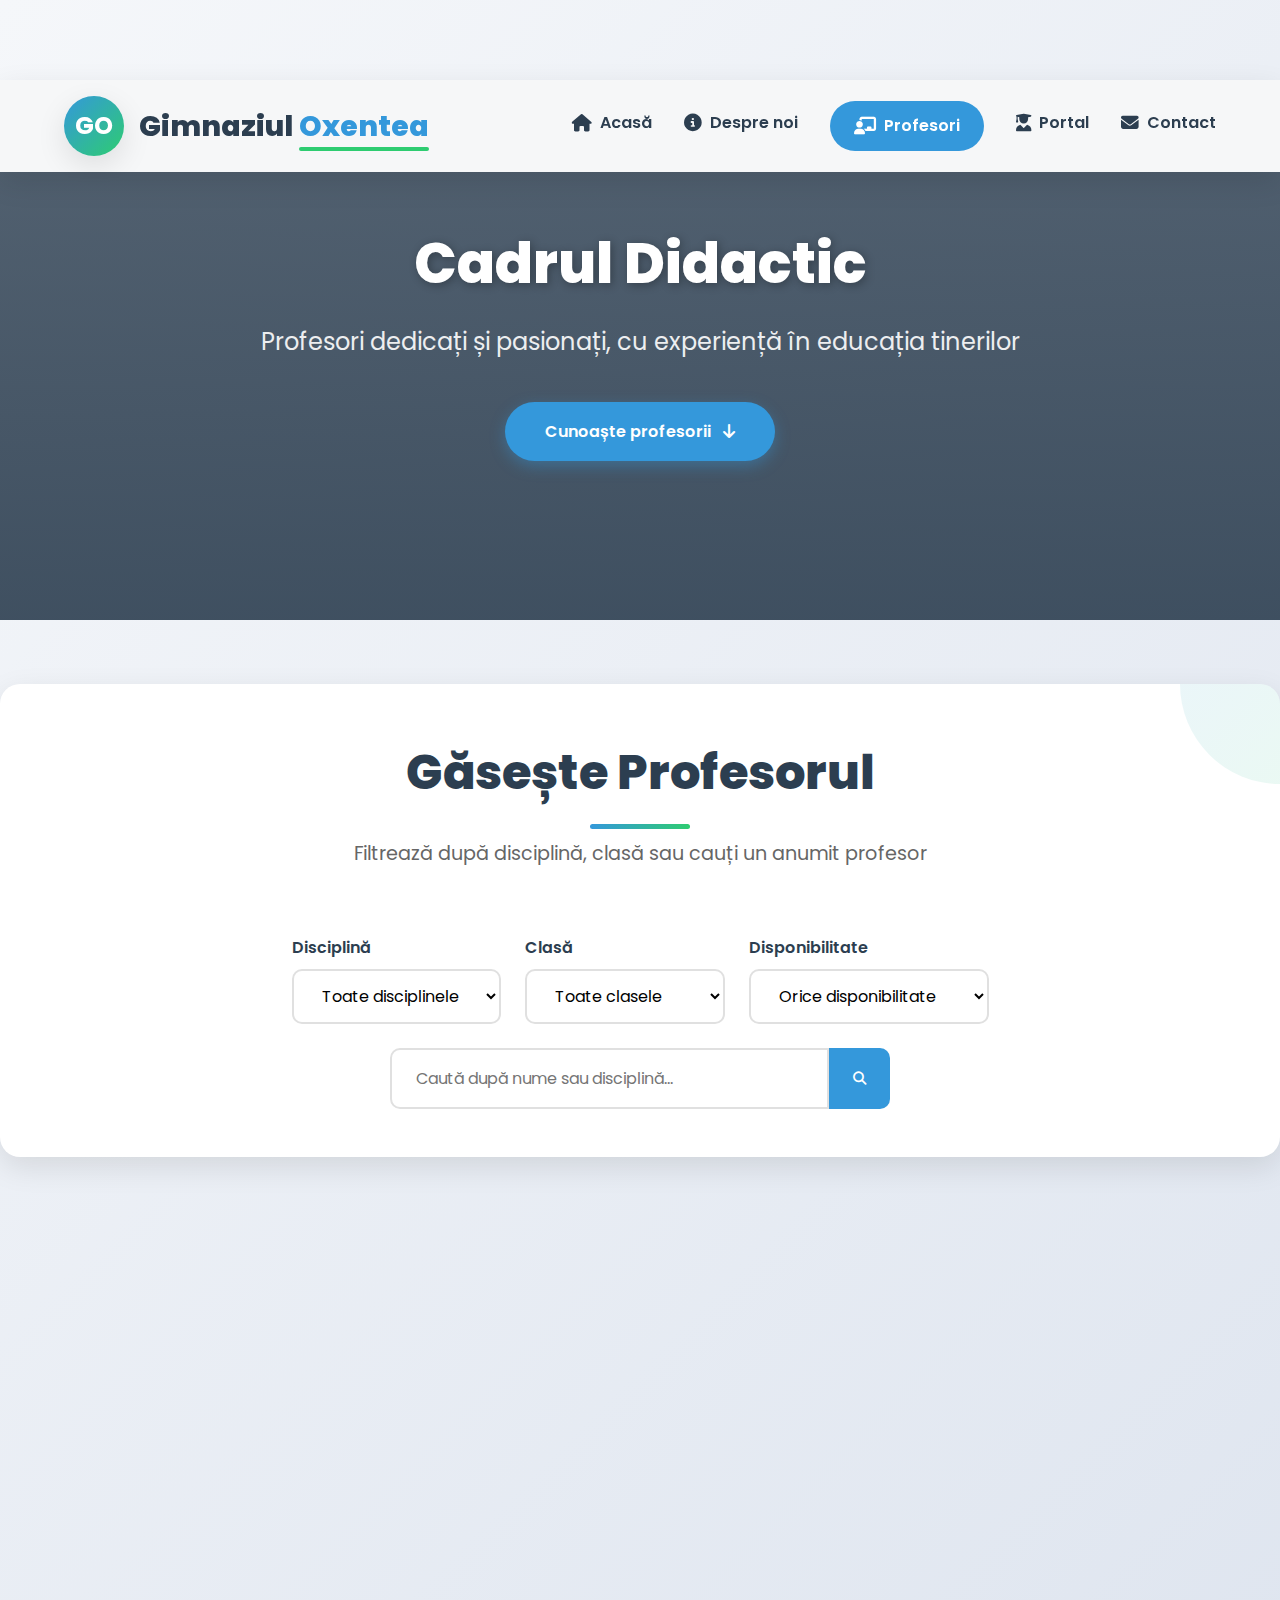
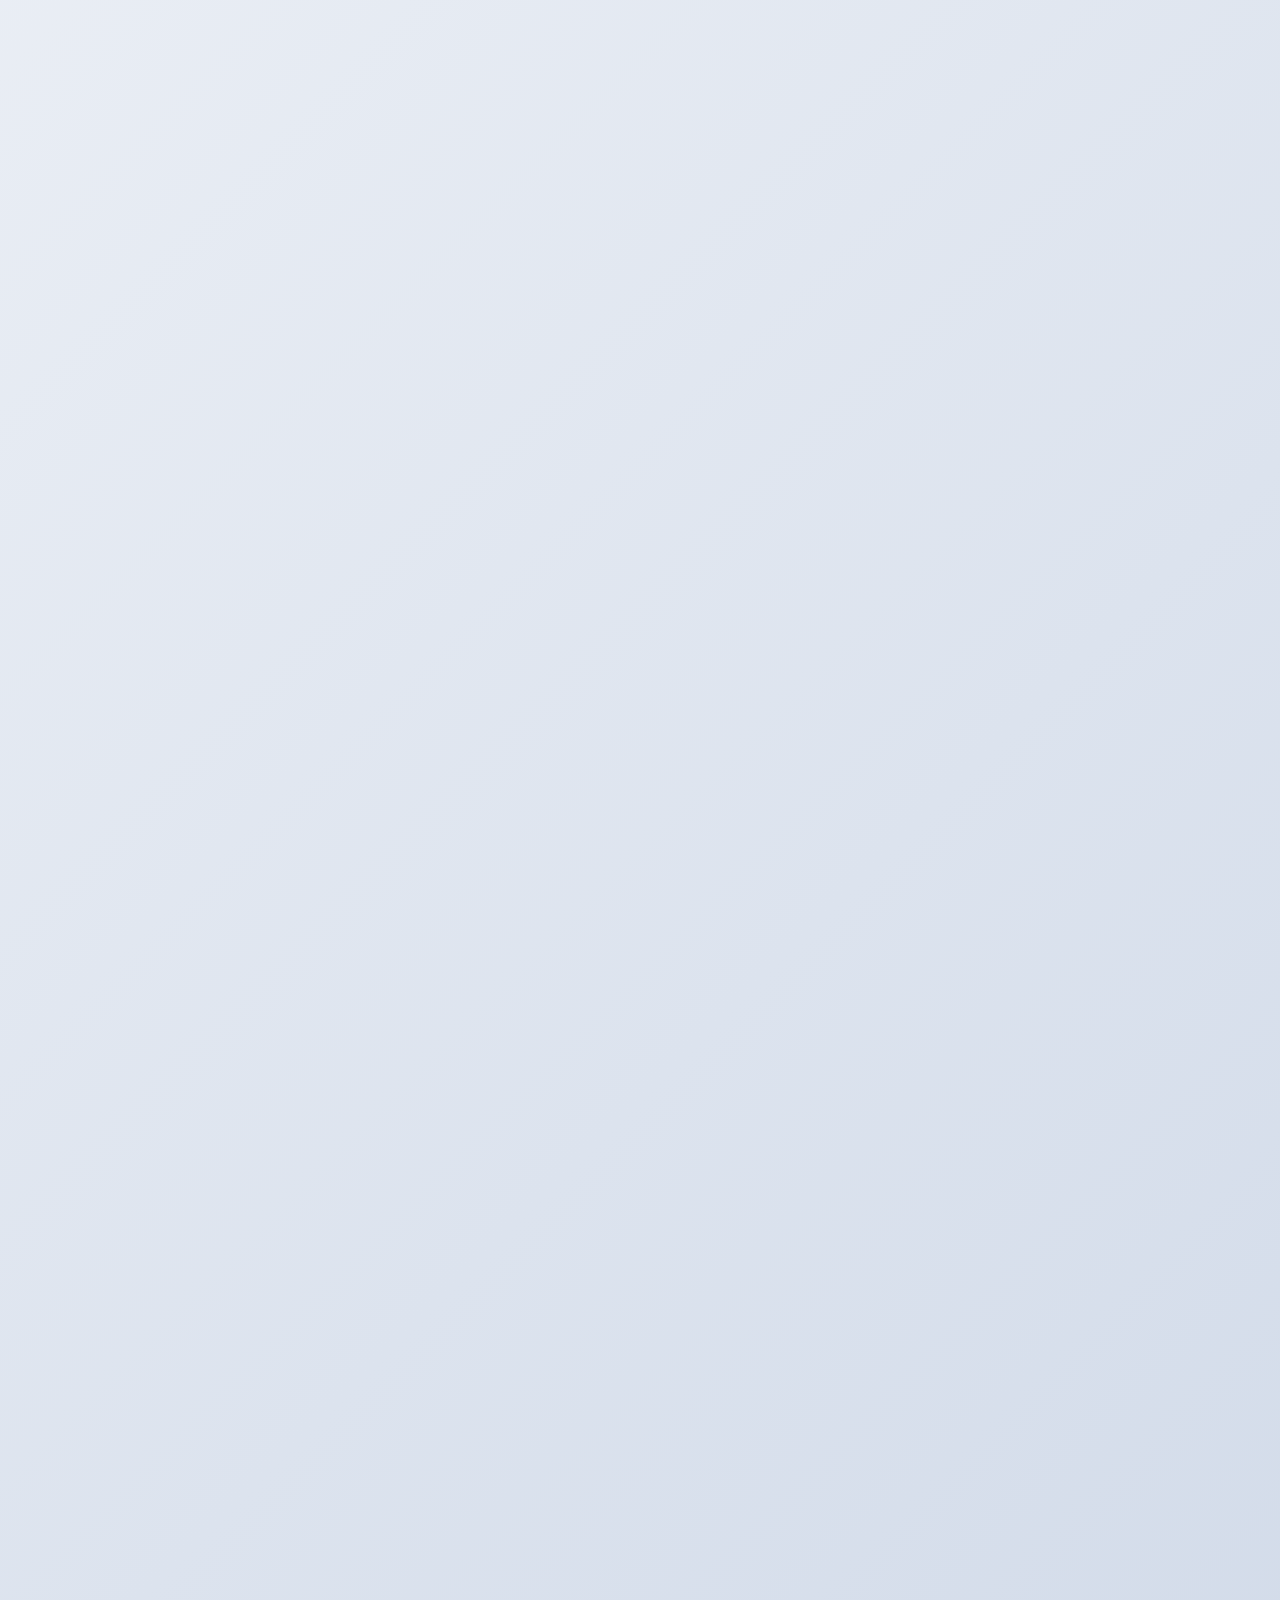
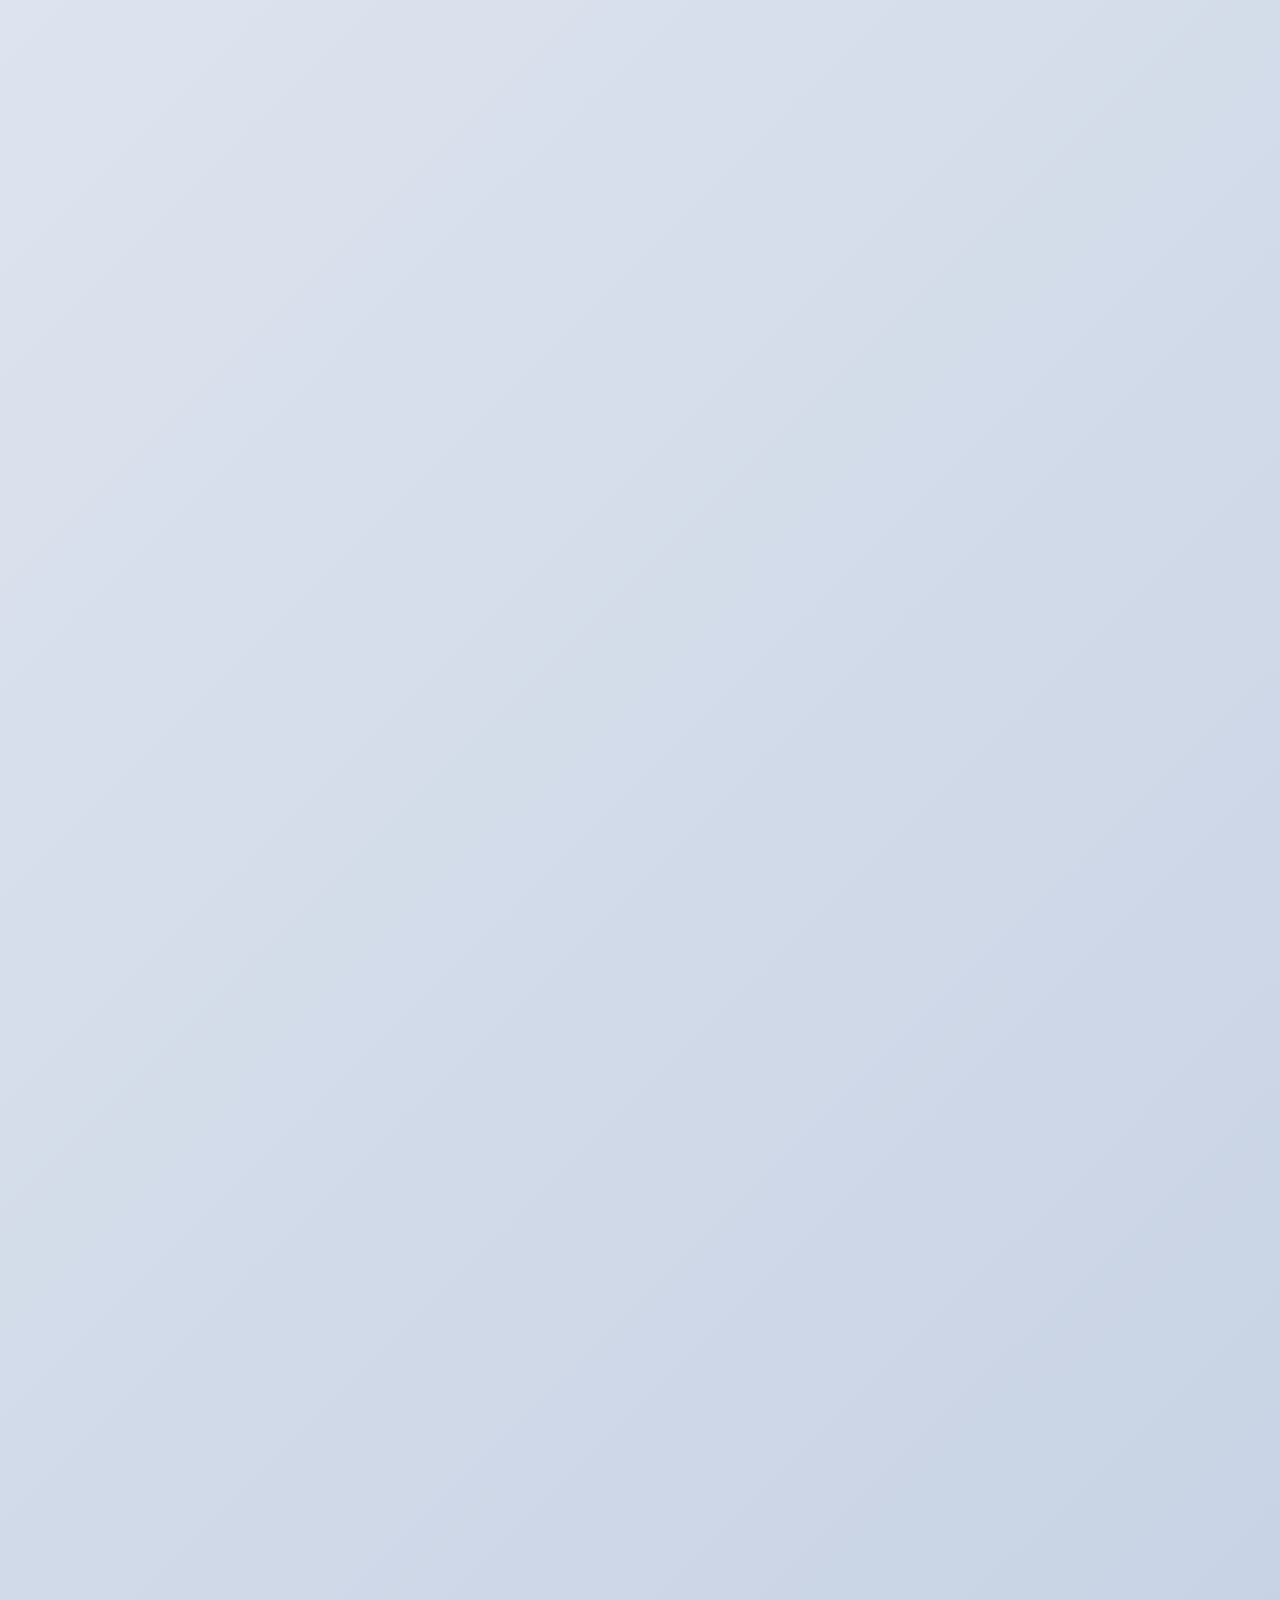
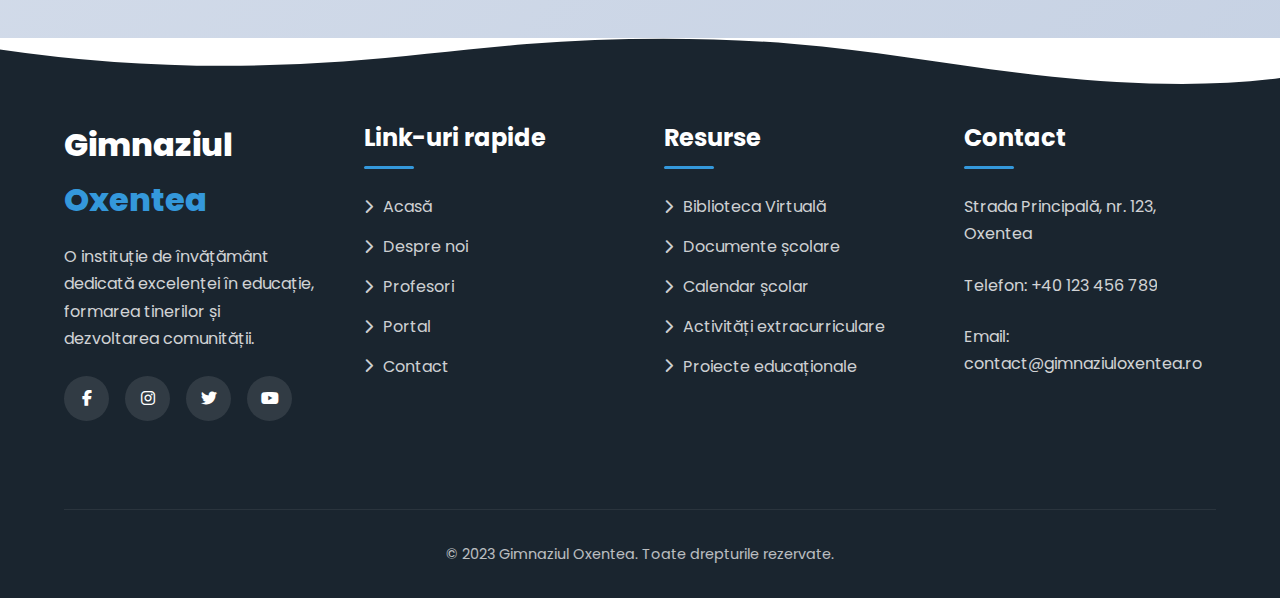
<file: profesori.html>
<!DOCTYPE html>
<html lang="ro">
<head>
    <meta charset="UTF-8">
    <meta name="viewport" content="width=device-width, initial-scale=1.0">
    <title>Contacte Profesori - Gimnaziul Oxentea</title>
    <link rel="stylesheet" href="https://cdnjs.cloudflare.com/ajax/libs/font-awesome/6.4.0/css/all.min.css">
    <link href="https://fonts.googleapis.com/css2?family=Poppins:wght@300;400;500;600;700;800;900&display=swap" rel="stylesheet">
    <style>
        /* Reset și variabile CSS */
        :root {
            --primary: #3498db;
            --primary-dark: #2980b9;
            --secondary: #2ecc71;
            --secondary-dark: #27ae60;
            --accent: #e74c3c;
            --accent-dark: #c0392b;
            --dark: #2c3e50;
            --darker: #1a252f;
            --light: #ecf0f1;
            --lighter: #f9f9f9;
            --shadow: 0 10px 30px rgba(0,0,0,0.1);
            --shadow-dark: 0 15px 40px rgba(0,0,0,0.2);
            --transition: all 0.5s cubic-bezier(0.175, 0.885, 0.32, 1.275);
            --transition-slow: all 0.8s cubic-bezier(0.175, 0.885, 0.32, 1.275);
            --transition-fast: all 0.3s ease;
            --border-radius: 20px;
            --border-radius-small: 10px;
        }

        * {
            margin: 0;
            padding: 0;
            box-sizing: border-box;
            font-family: 'Poppins', sans-serif;
        }

        html {
            scroll-behavior: smooth;
        }

        body {
            background: linear-gradient(135deg, #f5f7fa 0%, #c3cfe2 100%);
            color: var(--dark);
            overflow-x: hidden;
            line-height: 1.7;
        }

        /* Animații CSS personalizate */
        @keyframes fadeIn {
            from { opacity: 0; transform: translateY(50px); }
            to { opacity: 1; transform: translateY(0); }
        }

        @keyframes fadeInLeft {
            from { opacity: 0; transform: translateX(-100px); }
            to { opacity: 1; transform: translateX(0); }
        }

        @keyframes fadeInRight {
            from { opacity: 0; transform: translateX(100px); }
            to { opacity: 1; transform: translateX(0); }
        }

        @keyframes pulse {
            0% { transform: scale(1); }
            50% { transform: scale(1.05); }
            100% { transform: scale(1); }
        }

        @keyframes float {
            0% { transform: translateY(0px) rotate(0deg); }
            50% { transform: translateY(-20px) rotate(5deg); }
            100% { transform: translateY(0px) rotate(0deg); }
        }

        @keyframes teacherCardHover {
            0% { transform: translateY(0) rotate(0deg); }
            50% { transform: translateY(-10px) rotate(2deg); }
            100% { transform: translateY(-15px) rotate(0deg); }
        }

        @keyframes contactPulse {
            0% { box-shadow: 0 0 0 0 rgba(52, 152, 219, 0.4); }
            70% { box-shadow: 0 0 0 15px rgba(52, 152, 219, 0); }
            100% { box-shadow: 0 0 0 0 rgba(52, 152, 219, 0); }
        }

        /* Header și navigație */
        header {
            background: rgba(255, 255, 255, 0.95);
            box-shadow: var(--shadow);
            position: fixed;
            width: 100%;
            z-index: 1000;
            backdrop-filter: blur(10px);
            animation: fadeIn 0.8s ease-out;
        }

        .header-container {
            display: flex;
            justify-content: space-between;
            align-items: center;
            padding: 1rem 5%;
            max-width: 1800px;
            margin: 0 auto;
        }

        .logo {
            display: flex;
            align-items: center;
            animation: fadeInLeft 1s ease-out;
        }

        .logo-icon {
            width: 60px;
            height: 60px;
            background: linear-gradient(135deg, var(--primary) 0%, var(--secondary) 100%);
            border-radius: 50%;
            display: flex;
            align-items: center;
            justify-content: center;
            margin-right: 15px;
            color: white;
            font-size: 1.5rem;
            font-weight: 700;
            box-shadow: var(--shadow);
            animation: pulse 3s infinite;
        }

        .logo-text h1 {
            font-size: 1.8rem;
            color: var(--dark);
            font-weight: 800;
        }

        .logo-text span {
            color: var(--primary);
            position: relative;
        }

        .logo-text span:after {
            content: '';
            position: absolute;
            width: 100%;
            height: 4px;
            background: var(--secondary);
            bottom: -5px;
            left: 0;
            border-radius: 2px;
        }

        nav ul {
            display: flex;
            list-style: none;
        }

        nav li {
            margin-left: 2rem;
            position: relative;
        }

        nav a {
            text-decoration: none;
            color: var(--dark);
            font-weight: 600;
            position: relative;
            padding: 0.5rem 0;
            transition: var(--transition);
            display: flex;
            align-items: center;
        }

        nav a i {
            margin-right: 8px;
            font-size: 1.1rem;
        }

        nav a:after {
            content: '';
            position: absolute;
            width: 0;
            height: 3px;
            bottom: 0;
            left: 0;
            background: var(--primary);
            transition: var(--transition);
            border-radius: 10px;
        }

        nav a:hover {
            color: var(--primary);
        }

        nav a:hover:after {
            width: 100%;
        }

        .nav-cta {
            background: var(--primary);
            color: white !important;
            padding: 0.7rem 1.5rem !important;
            border-radius: 50px;
            transition: var(--transition) !important;
        }

        .nav-cta:hover {
            background: var(--secondary);
            transform: translateY(-3px);
            box-shadow: 0 10px 20px rgba(46, 204, 113, 0.3);
        }

        .nav-cta:after {
            display: none;
        }

        .mobile-menu-btn {
            display: none;
            background: none;
            border: none;
            font-size: 1.5rem;
            color: var(--dark);
            cursor: pointer;
        }

        /* Sectiuni generale */
        section {
            padding: 6rem 5%;
            max-width: 1800px;
            margin: 0 auto;
        }

        .section-title {
            text-align: center;
            margin-bottom: 4rem;
            position: relative;
        }

        .section-title h2 {
            font-size: 3rem;
            color: var(--dark);
            display: inline-block;
            position: relative;
            font-weight: 800;
        }

        .section-title h2:after {
            content: '';
            position: absolute;
            width: 100px;
            height: 5px;
            background: linear-gradient(to right, var(--primary), var(--secondary));
            bottom: -15px;
            left: 50%;
            transform: translateX(-50%);
            border-radius: 5px;
        }

        .section-subtitle {
            text-align: center;
            max-width: 700px;
            margin: 1.5rem auto 0;
            font-size: 1.2rem;
            color: #666;
        }

        /* Hero Section pentru Profesori */
        .teachers-hero {
            height: 60vh;
            display: flex;
            align-items: center;
            justify-content: center;
            text-align: center;
            background: linear-gradient(rgba(44, 62, 80, 0.8), rgba(44, 62, 80, 0.9)), url('https://images.unsplash.com/photo-1577896851231-70ef18881754?ixlib=rb-1.2.1&auto=format&fit=crop&w=1350&q=80');
            background-size: cover;
            background-position: center;
            color: white;
            padding: 0 5%;
            position: relative;
            overflow: hidden;
            margin-top: 80px;
        }

        .teachers-hero-content {
            max-width: 900px;
            z-index: 2;
            animation: fadeIn 1.5s ease-out;
        }

        .teachers-hero h2 {
            font-size: 3.5rem;
            margin-bottom: 1.5rem;
            text-shadow: 2px 2px 10px rgba(0,0,0,0.3);
            font-weight: 800;
            line-height: 1.2;
        }

        .teachers-hero p {
            font-size: 1.5rem;
            margin-bottom: 2.5rem;
            opacity: 0.9;
        }

        .btn {
            display: inline-block;
            padding: 1rem 2.5rem;
            background: var(--primary);
            color: white;
            border-radius: 50px;
            text-decoration: none;
            font-weight: 600;
            transition: var(--transition);
            border: none;
            cursor: pointer;
            box-shadow: 0 5px 15px rgba(52, 152, 219, 0.4);
            position: relative;
            overflow: hidden;
            z-index: 1;
        }

        .btn:before {
            content: '';
            position: absolute;
            top: 0;
            left: 0;
            width: 0%;
            height: 100%;
            background: var(--secondary);
            transition: var(--transition);
            z-index: -1;
        }

        .btn:hover:before {
            width: 100%;
        }

        .btn:hover {
            transform: translateY(-5px);
            box-shadow: 0 10px 20px rgba(46, 204, 113, 0.4);
        }

        .btn i {
            margin-left: 8px;
            transition: var(--transition);
        }

        .btn:hover i {
            transform: translateX(5px);
        }

        /* Filtre Profesori */
        .teachers-filters {
            background: white;
            border-radius: var(--border-radius);
            padding: 3rem;
            margin: 4rem 0;
            box-shadow: var(--shadow);
            animation: fadeIn 1s ease-out;
            position: relative;
            overflow: hidden;
        }

        .teachers-filters:before {
            content: '';
            position: absolute;
            width: 200px;
            height: 200px;
            background: linear-gradient(135deg, var(--primary) 0%, var(--secondary) 100%);
            border-radius: 50%;
            top: -100px;
            right: -100px;
            opacity: 0.1;
            animation: pulse 10s infinite;
        }

        .filters-container {
            display: flex;
            flex-wrap: wrap;
            gap: 1.5rem;
            justify-content: center;
            align-items: center;
        }

        .filter-group {
            display: flex;
            flex-direction: column;
            gap: 0.5rem;
        }

        .filter-group label {
            font-weight: 600;
            color: var(--dark);
        }

        .filter-select {
            padding: 0.8rem 1.5rem;
            border: 2px solid #e0e0e0;
            border-radius: var(--border-radius-small);
            font-size: 1rem;
            transition: var(--transition);
            background: white;
            min-width: 200px;
        }

        .filter-select:focus {
            border-color: var(--primary);
            box-shadow: 0 0 0 3px rgba(52, 152, 219, 0.2);
            outline: none;
        }

        .search-box {
            display: flex;
            margin-top: 1.5rem;
            width: 100%;
            max-width: 500px;
            margin-left: auto;
            margin-right: auto;
        }

        .search-input {
            flex: 1;
            padding: 1rem 1.5rem;
            border: 2px solid #e0e0e0;
            border-radius: var(--border-radius-small) 0 0 var(--border-radius-small);
            font-size: 1rem;
            transition: var(--transition);
        }

        .search-input:focus {
            border-color: var(--primary);
            outline: none;
        }

        .search-btn {
            padding: 0 1.5rem;
            background: var(--primary);
            color: white;
            border: none;
            border-radius: 0 var(--border-radius-small) var(--border-radius-small) 0;
            cursor: pointer;
            transition: var(--transition);
        }

        .search-btn:hover {
            background: var(--secondary);
        }

        /* Grid Profesori */
        .teachers-grid-section {
            background: var(--lighter);
            border-radius: var(--border-radius);
            padding: 5rem;
            margin: 4rem 0;
            box-shadow: var(--shadow);
            animation: fadeIn 1s ease-out 0.5s both;
            position: relative;
            overflow: hidden;
        }

        .teachers-grid-section:before {
            content: '';
            position: absolute;
            width: 300px;
            height: 300px;
            background: linear-gradient(135deg, var(--secondary) 0%, var(--primary) 100%);
            border-radius: 50%;
            bottom: -150px;
            left: -150px;
            opacity: 0.1;
            animation: pulse 8s infinite;
        }

        .teachers-grid {
            display: grid;
            grid-template-columns: repeat(auto-fill, minmax(350px, 1fr));
            gap: 2.5rem;
            margin-top: 3rem;
        }

        .teacher-card {
            background: white;
            border-radius: var(--border-radius);
            overflow: hidden;
            box-shadow: var(--shadow);
            transition: var(--transition);
            position: relative;
        }

        .teacher-card:hover {
            animation: teacherCardHover 0.5s ease forwards;
            box-shadow: 0 20px 40px rgba(0,0,0,0.15);
        }

        .teacher-header {
            background: linear-gradient(135deg, var(--primary) 0%, var(--secondary) 100%);
            padding: 2rem;
            text-align: center;
            color: white;
            position: relative;
            overflow: hidden;
        }

        .teacher-header:before {
            content: '';
            position: absolute;
            width: 150px;
            height: 150px;
            background: rgba(255, 255, 255, 0.1);
            border-radius: 50%;
            top: -75px;
            right: -75px;
        }

        .teacher-avatar {
            width: 120px;
            height: 120px;
            border-radius: 50%;
            border: 5px solid white;
            margin: 0 auto 1rem;
            overflow: hidden;
            box-shadow: var(--shadow);
            position: relative;
            z-index: 2;
        }

        .teacher-avatar img {
            width: 100%;
            height: 100%;
            object-fit: cover;
        }

        .avatar-placeholder {
            width: 100%;
            height: 100%;
            background: rgba(255, 255, 255, 0.2);
            display: flex;
            align-items: center;
            justify-content: center;
            font-size: 3rem;
            color: white;
        }

        .teacher-name {
            font-size: 1.5rem;
            font-weight: 700;
            margin-bottom: 0.5rem;
        }

        .teacher-subject {
            font-size: 1.1rem;
            opacity: 0.9;
        }

        .teacher-body {
            padding: 2rem;
        }

        .teacher-info {
            margin-bottom: 1.5rem;
        }

        .info-item {
            display: flex;
            align-items: center;
            margin-bottom: 0.8rem;
        }

        .info-item i {
            width: 30px;
            color: var(--primary);
            font-size: 1.1rem;
        }

        .info-item span {
            color: #666;
        }

        .teacher-description {
            color: #666;
            font-size: 0.9rem;
            line-height: 1.6;
            margin-bottom: 1.5rem;
        }

        .teacher-contact {
            display: flex;
            gap: 1rem;
            margin-top: 1.5rem;
        }

        .contact-btn {
            flex: 1;
            padding: 0.7rem;
            background: var(--lighter);
            border: none;
            border-radius: var(--border-radius-small);
            color: var(--dark);
            cursor: pointer;
            transition: var(--transition);
            display: flex;
            align-items: center;
            justify-content: center;
            gap: 0.5rem;
            font-weight: 600;
        }

        .contact-btn:hover {
            background: var(--primary);
            color: white;
            transform: translateY(-3px);
        }

        .contact-btn.email {
            background: var(--secondary);
            color: white;
        }

        .contact-btn.email:hover {
            background: var(--secondary-dark);
        }

        /* Profil Detaliat Profesor */
        .teacher-detail-modal {
            display: none;
            position: fixed;
            top: 0;
            left: 0;
            width: 100%;
            height: 100%;
            background: rgba(0, 0, 0, 0.8);
            z-index: 2000;
            align-items: center;
            justify-content: center;
            padding: 2rem;
            animation: fadeIn 0.3s ease;
        }

        .teacher-detail-modal.active {
            display: flex;
        }

        .teacher-detail-content {
            background: white;
            border-radius: var(--border-radius);
            max-width: 900px;
            width: 100%;
            max-height: 90vh;
            overflow-y: auto;
            position: relative;
            animation: fadeIn 0.5s ease;
            box-shadow: var(--shadow-dark);
        }

        .modal-close {
            position: absolute;
            top: 1rem;
            right: 1rem;
            background: var(--accent);
            color: white;
            width: 40px;
            height: 40px;
            border-radius: 50%;
            display: flex;
            align-items: center;
            justify-content: center;
            cursor: pointer;
            z-index: 10;
            transition: var(--transition);
        }

        .modal-close:hover {
            background: var(--accent-dark);
            transform: rotate(90deg);
        }

        .teacher-detail-header {
            background: linear-gradient(135deg, var(--primary) 0%, var(--secondary) 100%);
            padding: 3rem 2rem 2rem;
            color: white;
            position: relative;
            overflow: hidden;
        }

        .teacher-detail-header:before {
            content: '';
            position: absolute;
            width: 200px;
            height: 200px;
            background: rgba(255, 255, 255, 0.1);
            border-radius: 50%;
            bottom: -100px;
            right: -100px;
        }

        .teacher-detail-main {
            display: flex;
            gap: 2rem;
            padding: 2rem;
        }

        .teacher-detail-avatar {
            flex: 0 0 200px;
        }

        .teacher-detail-avatar .teacher-avatar {
            width: 200px;
            height: 200px;
        }

        .teacher-detail-info {
            flex: 1;
        }

        .teacher-detail-name {
            font-size: 2rem;
            font-weight: 800;
            margin-bottom: 0.5rem;
            color: var(--dark);
        }

        .teacher-detail-subject {
            font-size: 1.3rem;
            color: var(--primary);
            font-weight: 600;
            margin-bottom: 1.5rem;
        }

        .teacher-detail-description {
            color: #666;
            line-height: 1.7;
            margin-bottom: 2rem;
        }

        .detail-sections {
            display: grid;
            grid-template-columns: repeat(auto-fit, minmax(300px, 1fr));
            gap: 2rem;
            padding: 0 2rem 2rem;
        }

        .detail-section {
            background: var(--lighter);
            padding: 1.5rem;
            border-radius: var(--border-radius);
        }

        .detail-section h3 {
            font-size: 1.3rem;
            margin-bottom: 1rem;
            color: var(--dark);
            display: flex;
            align-items: center;
            gap: 0.5rem;
        }

        .detail-section h3 i {
            color: var(--primary);
        }

        .schedule-table {
            width: 100%;
            border-collapse: collapse;
        }

        .schedule-table th, .schedule-table td {
            padding: 0.8rem;
            text-align: left;
            border-bottom: 1px solid #e0e0e0;
        }

        .schedule-table th {
            font-weight: 600;
            color: var(--dark);
        }

        /* Contact General */
        .contact-section {
            background: white;
            border-radius: var(--border-radius);
            padding: 5rem;
            margin: 4rem 0;
            box-shadow: var(--shadow);
            animation: fadeIn 1s ease-out 1s both;
            position: relative;
            overflow: hidden;
        }

        .contact-section:before {
            content: '';
            position: absolute;
            width: 150px;
            height: 150px;
            background: linear-gradient(135deg, var(--accent) 0%, var(--primary) 100%);
            border-radius: 50%;
            top: -75px;
            right: -75px;
            opacity: 0.1;
            animation: pulse 7s infinite;
        }

        .contact-container {
            display: flex;
            gap: 4rem;
            margin-top: 3rem;
        }

        .contact-info {
            flex: 1;
        }

        .contact-info h3 {
            font-size: 2rem;
            margin-bottom: 1.5rem;
            color: var(--dark);
        }

        .contact-info p {
            margin-bottom: 1.5rem;
            color: #666;
        }

        .contact-methods {
            list-style: none;
            margin-top: 2rem;
        }

        .contact-method {
            margin-bottom: 1.5rem;
            display: flex;
            align-items: center;
            padding: 1.5rem;
            background: var(--lighter);
            border-radius: var(--border-radius);
            transition: var(--transition);
        }

        .contact-method:hover {
            background: rgba(52, 152, 219, 0.1);
            transform: translateX(10px);
        }

        .contact-method i {
            width: 50px;
            height: 50px;
            background: var(--primary);
            color: white;
            border-radius: 50%;
            display: flex;
            align-items: center;
            justify-content: center;
            font-size: 1.3rem;
            margin-right: 1.5rem;
            animation: contactPulse 2s infinite;
        }

        .contact-details h4 {
            font-size: 1.2rem;
            margin-bottom: 0.3rem;
            color: var(--dark);
        }

        .contact-details p {
            margin: 0;
            color: #666;
        }

        .contact-form {
            flex: 1;
            background: var(--lighter);
            padding: 2.5rem;
            border-radius: var(--border-radius);
            box-shadow: var(--shadow);
        }

        .contact-form h3 {
            font-size: 1.8rem;
            margin-bottom: 1.5rem;
            color: var(--dark);
        }

        .form-group {
            margin-bottom: 1.5rem;
        }

        .form-group label {
            display: block;
            margin-bottom: 0.5rem;
            font-weight: 600;
            color: var(--dark);
        }

        .form-control {
            width: 100%;
            padding: 1rem 1.2rem;
            border: 2px solid #e0e0e0;
            border-radius: var(--border-radius-small);
            font-size: 1rem;
            transition: var(--transition);
            background: white;
        }

        .form-control:focus {
            border-color: var(--primary);
            box-shadow: 0 0 0 3px rgba(52, 152, 219, 0.2);
            outline: none;
        }

        textarea.form-control {
            min-height: 150px;
            resize: vertical;
        }

        /* Footer */
        footer {
            background: var(--darker);
            color: white;
            padding: 5rem 5% 2rem;
            position: relative;
            overflow: hidden;
        }

        .footer-wave {
            position: absolute;
            top: 0;
            left: 0;
            width: 100%;
            overflow: hidden;
            line-height: 0;
        }

        .footer-wave svg {
            position: relative;
            display: block;
            width: calc(100% + 1.3px);
            height: 50px;
        }

        .footer-wave .shape-fill {
            fill: white;
        }

        .footer-content {
            max-width: 1800px;
            margin: 0 auto;
            display: grid;
            grid-template-columns: repeat(auto-fit, minmax(250px, 1fr));
            gap: 3rem;
            position: relative;
            z-index: 1;
        }

        .footer-column h3 {
            font-size: 1.5rem;
            margin-bottom: 1.5rem;
            position: relative;
            padding-bottom: 10px;
        }

        .footer-column h3:after {
            content: '';
            position: absolute;
            width: 50px;
            height: 3px;
            background: var(--primary);
            bottom: 0;
            left: 0;
            border-radius: 3px;
        }

        .footer-logo {
            font-size: 2rem;
            font-weight: 800;
            margin-bottom: 1rem;
        }

        .footer-logo span {
            color: var(--primary);
        }

        .footer-about p {
            margin-bottom: 1.5rem;
            opacity: 0.8;
        }

        .footer-links {
            list-style: none;
        }

        .footer-links li {
            margin-bottom: 0.8rem;
        }

        .footer-links a {
            color: rgba(255, 255, 255, 0.8);
            text-decoration: none;
            transition: var(--transition);
            display: flex;
            align-items: center;
        }

        .footer-links a i {
            margin-right: 10px;
            font-size: 0.9rem;
        }

        .footer-links a:hover {
            color: var(--primary);
            transform: translateX(5px);
        }

        .social-links {
            display: flex;
            gap: 1rem;
            margin: 1.5rem 0;
        }

        .social-link {
            width: 45px;
            height: 45px;
            border-radius: 50%;
            background: rgba(255, 255, 255, 0.1);
            display: flex;
            align-items: center;
            justify-content: center;
            color: white;
            text-decoration: none;
            transition: var(--transition);
        }

        .social-link:hover {
            background: var(--primary);
            transform: translateY(-5px);
        }

        .footer-newsletter p {
            margin-bottom: 1.5rem;
            opacity: 0.8;
        }

        .newsletter-form {
            display: flex;
        }

        .newsletter-input {
            flex: 1;
            padding: 0.8rem 1rem;
            border: none;
            border-radius: var(--border-radius-small) 0 0 var(--border-radius-small);
            font-size: 1rem;
        }

        .newsletter-btn {
            padding: 0 1.5rem;
            background: var(--primary);
            color: white;
            border: none;
            border-radius: 0 var(--border-radius-small) var(--border-radius-small) 0;
            cursor: pointer;
            transition: var(--transition);
        }

        .newsletter-btn:hover {
            background: var(--secondary);
        }

        .copyright {
            text-align: center;
            margin-top: 4rem;
            padding-top: 2rem;
            border-top: 1px solid rgba(255, 255, 255, 0.1);
            opacity: 0.7;
            font-size: 0.9rem;
        }

        /* Elemente animate */
        .animated-element {
            opacity: 0;
            transform: translateY(50px);
            transition: opacity 0.8s ease, transform 0.8s ease;
        }

        .animated-element.visible {
            opacity: 1;
            transform: translateY(0);
        }

        /* Buton scroll to top */
        .scroll-to-top {
            position: fixed;
            bottom: 30px;
            right: 30px;
            width: 60px;
            height: 60px;
            background: var(--primary);
            color: white;
            border-radius: 50%;
            display: flex;
            align-items: center;
            justify-content: center;
            cursor: pointer;
            opacity: 0;
            visibility: hidden;
            transition: var(--transition);
            z-index: 1000;
            box-shadow: 0 5px 15px rgba(0,0,0,0.2);
            font-size: 1.2rem;
        }

        .scroll-to-top.active {
            opacity: 1;
            visibility: visible;
        }

        .scroll-to-top:hover {
            background: var(--secondary);
            transform: translateY(-5px);
            animation: pulse 1s;
        }

        /* Responsive */
        @media (max-width: 1200px) {
            .teachers-hero h2 {
                font-size: 3rem;
            }
            
            .section-title h2 {
                font-size: 2.5rem;
            }
            
            .teacher-detail-main {
                flex-direction: column;
                text-align: center;
            }
            
            .teacher-detail-avatar {
                flex: 0 0 auto;
            }
        }

        @media (max-width: 992px) {
            .teachers-hero h2 {
                font-size: 2.5rem;
            }
            
            .section-title h2 {
                font-size: 2.2rem;
            }
            
            .teachers-grid {
                grid-template-columns: repeat(auto-fit, minmax(300px, 1fr));
            }
            
            .contact-container {
                flex-direction: column;
            }
            
            .filters-container {
                flex-direction: column;
                align-items: stretch;
            }
            
            .filter-group {
                width: 100%;
            }
            
            .filter-select {
                width: 100%;
            }
        }

        @media (max-width: 768px) {
            .header-container {
                flex-direction: column;
                padding: 1rem;
            }
            
            nav {
                width: 100%;
                margin-top: 1rem;
            }
            
            nav ul {
                flex-direction: column;
                width: 100%;
                display: none;
            }
            
            nav ul.active {
                display: flex;
            }
            
            nav li {
                margin: 0.5rem 0;
                width: 100%;
                text-align: center;
            }
            
            .mobile-menu-btn {
                display: block;
                position: absolute;
                top: 1rem;
                right: 1rem;
            }
            
            .teachers-hero {
                height: 50vh;
                margin-top: 100px;
            }
            
            .teachers-hero h2 {
                font-size: 2.2rem;
            }
            
            .teachers-hero p {
                font-size: 1.2rem;
            }
            
            section {
                padding: 4rem 5%;
            }
            
            .teachers-filters, .teachers-grid-section, .contact-section {
                padding: 3rem;
            }
            
            .teacher-contact {
                flex-direction: column;
            }
            
            .detail-sections {
                grid-template-columns: 1fr;
            }
        }

        @media (max-width: 576px) {
            .teachers-hero h2 {
                font-size: 1.8rem;
            }
            
            .teachers-hero p {
                font-size: 1rem;
            }
            
            .section-title h2 {
                font-size: 1.8rem;
            }
            
            .teachers-filters, .teachers-grid-section, .contact-section {
                padding: 2rem;
            }
            
            .teachers-grid {
                grid-template-columns: 1fr;
            }
            
            .teacher-detail-content {
                margin: 1rem;
            }
        }
    </style>
</head>
<body>
    <!-- Header -->
    <header>
        <div class="header-container">
            <div class="logo">
                <div class="logo-icon">GO</div>
                <div class="logo-text">
                    <h1>Gimnaziul <span>Oxentea</span></h1>
                </div>
            </div>
            <button class="mobile-menu-btn">
                <i class="fas fa-bars"></i>
            </button>
            <nav>
                <ul>
                    <li><a href="index.html"><i class="fas fa-home"></i> Acasă</a></li>
                    <li><a href="index.html#despre"><i class="fas fa-info-circle"></i> Despre noi</a></li>
                    <li><a href="profesori.html" class="nav-cta"><i class="fas fa-chalkboard-teacher"></i> Profesori</a></li>
                    <li><a href="portal.html"><i class="fas fa-user-graduate"></i> Portal</a></li>
                    <li><a href="contact.html"><i class="fas fa-envelope"></i> Contact</a></li>
                </ul>
            </nav>
        </div>
    </header>

    <!-- Hero Section pentru Profesori -->
    <section class="teachers-hero">
        <div class="teachers-hero-content">
            <h2>Cadrul Didactic</h2>
            <p>Profesori dedicați și pasionați, cu experiență în educația tinerilor</p>
            <a href="#profesori" class="btn">Cunoaște profesorii <i class="fas fa-arrow-down"></i></a>
        </div>
    </section>

    <!-- Filtre Profesori -->
    <section class="teachers-filters animated-element" id="profesori">
        <div class="section-title">
            <h2>Găsește Profesorul</h2>
            <p class="section-subtitle">Filtrează după disciplină, clasă sau cauți un anumit profesor</p>
        </div>
        <div class="filters-container">
            <div class="filter-group">
                <label for="subject-filter">Disciplină</label>
                <select id="subject-filter" class="filter-select">
                    <option value="toate">Toate disciplinele</option>
                    <option value="matematica">Matematică</option>
                    <option value="romana">Limba Română</option>
                    <option value="engleza">Engleză</option>
                    <option value="informatica">Informatică</option>
                    <option value="fizica">Fizică</option>
                    <option value="biologia">Biologie</option>
                    <option value="istoria">Istorie</option>
                    <option value="geografia">Geografie</option>
                </select>
            </div>
            <div class="filter-group">
                <label for="class-filter">Clasă</label>
                <select id="class-filter" class="filter-select">
                    <option value="toate">Toate clasele</option>
                    <option value="cls5">Clasa a V-a</option>
                    <option value="cls6">Clasa a VI-a</option>
                    <option value="cls7">Clasa a VII-a</option>
                    <option value="cls8">Clasa a VIII-a</option>
                </select>
            </div>
            <div class="filter-group">
                <label for="availability-filter">Disponibilitate</label>
                <select id="availability-filter" class="filter-select">
                    <option value="toate">Orice disponibilitate</option>
                    <option value="consiliere">Consiliere</option>
                    <option value="suport">Suport elev</option>
                    <option value="proiecte">Coordonare proiecte</option>
                </select>
            </div>
        </div>
        <div class="search-box">
            <input type="text" class="search-input" placeholder="Caută după nume sau disciplină...">
            <button class="search-btn"><i class="fas fa-search"></i></button>
        </div>
    </section>

    <!-- Grid Profesori -->
    <section class="teachers-grid-section animated-element">
        <div class="section-title">
            <h2>Profesorii Noștri</h2>
            <p class="section-subtitle">O echipă de profesioniști dedicați succesului elevilor</p>
        </div>
        <div class="teachers-grid">
            <!-- Profesor 1 -->
            <div class="teacher-card" data-subject="matematica" data-class="cls5 cls6 cls7 cls8" data-availability="consiliere suport">
                <div class="teacher-header">
                    <div class="teacher-avatar">
                        <div class="avatar-placeholder">MP</div>
                    </div>
                    <div class="teacher-name">Maria Popescu</div>
                    <div class="teacher-subject">Profesoară de Matematică</div>
                </div>
                <div class="teacher-body">
                    <div class="teacher-info">
                        <div class="info-item">
                            <i class="fas fa-graduation-cap"></i>
                            <span>Master în Matematică Aplicată</span>
                        </div>
                        <div class="info-item">
                            <i class="fas fa-clock"></i>
                            <span>15 ani experiență</span>
                        </div>
                        <div class="info-item">
                            <i class="fas fa-users"></i>
                            <span>Clasele V-VIII</span>
                        </div>
                        <div class="info-item">
                            <i class="fas fa-trophy"></i>
                            <span>Coordonator olimpiade</span>
                        </div>
                    </div>
                    <div class="teacher-description">
                        Specializată în pedagogie diferențiată și metode interactive de predare. Pasionată de dezvoltarea gândirii logice la elevi.
                    </div>
                    <div class="teacher-contact">
                        <button class="contact-btn" onclick="openTeacherModal('maria-popescu')">
                            <i class="fas fa-eye"></i> Profil
                        </button>
                        <button class="contact-btn email">
                            <i class="fas fa-envelope"></i> Email
                        </button>
                    </div>
                </div>
            </div>

            <!-- Profesor 2 -->
            <div class="teacher-card" data-subject="romana" data-class="cls5 cls6 cls7 cls8" data-availability="consiliere proiecte">
                <div class="teacher-header">
                    <div class="teacher-avatar">
                        <div class="avatar-placeholder">II</div>
                    </div>
                    <div class="teacher-name">Ion Ionescu</div>
                    <div class="teacher-subject">Profesor de Limba Română</div>
                </div>
                <div class="teacher-body">
                    <div class="teacher-info">
                        <div class="info-item">
                            <i class="fas fa-graduation-cap"></i>
                            <span>Doctor în Filologie</span>
                        </div>
                        <div class="info-item">
                            <i class="fas fa-clock"></i>
                            <span>12 ani experiență</span>
                        </div>
                        <div class="info-item">
                            <i class="fas fa-users"></i>
                            <span>Clasele V-VIII</span>
                        </div>
                        <div class="info-item">
                            <i class="fas fa-book"></i>
                            <span>Autor manuale</span>
                        </div>
                    </div>
                    <div class="teacher-description">
                        Expert în literatură română și comunicare. Dedicat cultivării pasiunii pentru lectură și exprimarea corectă în rândul elevilor.
                    </div>
                    <div class="teacher-contact">
                        <button class="contact-btn" onclick="openTeacherModal('ion-ionescu')">
                            <i class="fas fa-eye"></i> Profil
                        </button>
                        <button class="contact-btn email">
                            <i class="fas fa-envelope"></i> Email
                        </button>
                    </div>
                </div>
            </div>

            <!-- Profesor 3 -->
            <div class="teacher-card" data-subject="engleza" data-class="cls5 cls6 cls7 cls8" data-availability="suport proiecte">
                <div class="teacher-header">
                    <div class="teacher-avatar">
                        <div class="avatar-placeholder">EV</div>
                    </div>
                    <div class="teacher-name">Elena Vasilescu</div>
                    <div class="teacher-subject">Profesoară de Engleză</div>
                </div>
                <div class="teacher-body">
                    <div class="teacher-info">
                        <div class="info-item">
                            <i class="fas fa-graduation-cap"></i>
                            <span>Master în Lingvistică Aplicată</span>
                        </div>
                        <div class="info-item">
                            <i class="fas fa-clock"></i>
                            <span>10 ani experiență</span>
                        </div>
                        <div class="info-item">
                            <i class="fas fa-users"></i>
                            <span>Clasele V-VIII</span>
                        </div>
                        <div class="info-item">
                            <i class="fas fa-globe"></i>
                            <span>Examinator Cambridge</span>
                        </div>
                    </div>
                    <div class="teacher-description">
                        A predat în Marea Britanie timp de 3 ani. Specializată în predarea limbii engleze prin metode comunicative și interactive.
                    </div>
                    <div class="teacher-contact">
                        <button class="contact-btn" onclick="openTeacherModal('elena-vasilescu')">
                            <i class="fas fa-eye"></i> Profil
                        </button>
                        <button class="contact-btn email">
                            <i class="fas fa-envelope"></i> Email
                        </button>
                    </div>
                </div>
            </div>

            <!-- Profesor 4 -->
            <div class="teacher-card" data-subject="informatica" data-class="cls5 cls6 cls7 cls8" data-availability="consiliere suport proiecte">
                <div class="teacher-header">
                    <div class="teacher-avatar">
                        <div class="avatar-placeholder">AM</div>
                    </div>
                    <div class="teacher-name">Andrei Mihai</div>
                    <div class="teacher-subject">Profesor de Informatică</div>
                </div>
                <div class="teacher-body">
                    <div class="teacher-info">
                        <div class="info-item">
                            <i class="fas fa-graduation-cap"></i>
                            <span>Inginer software</span>
                        </div>
                        <div class="info-item">
                            <i class="fas fa-clock"></i>
                            <span>8 ani experiență</span>
                        </div>
                        <div class="info-item">
                            <i class="fas fa-users"></i>
                            <span>Clasele V-VIII</span>
                        </div>
                        <div class="info-item">
                            <i class="fas fa-robot"></i>
                            <span>Coordonator robotică</span>
                        </div>
                    </div>
                    <div class="teacher-description">
                        Pasionat de tehnologie și predarea programării. Experiență în industrie ca inginer software. Focus pe dezvoltarea abilităților digitale.
                    </div>
                    <div class="teacher-contact">
                        <button class="contact-btn" onclick="openTeacherModal('andrei-mihai')">
                            <i class="fas fa-eye"></i> Profil
                        </button>
                        <button class="contact-btn email">
                            <i class="fas fa-envelope"></i> Email
                        </button>
                    </div>
                </div>
            </div>

            <!-- Profesor 5 -->
            <div class="teacher-card" data-subject="fizica" data-class="cls7 cls8" data-availability="suport">
                <div class="teacher-header">
                    <div class="teacher-avatar">
                        <div class="avatar-placeholder">DC</div>
                    </div>
                    <div class="teacher-name">Daniel Constantinescu</div>
                    <div class="teacher-subject">Profesor de Fizică</div>
                </div>
                <div class="teacher-body">
                    <div class="teacher-info">
                        <div class="info-item">
                            <i class="fas fa-graduation-cap"></i>
                            <span>Doctor în Fizică</span>
                        </div>
                        <div class="info-item">
                            <i class="fas fa-clock"></i>
                            <span>18 ani experiență</span>
                        </div>
                        <div class="info-item">
                            <i class="fas fa-users"></i>
                            <span>Clasele VII-VIII</span>
                        </div>
                        <div class="info-item">
                            <i class="fas fa-flask"></i>
                            <span>Expert în experimente</span>
                        </div>
                    </div>
                    <div class="teacher-description">
                        Specialist în predarea fizicii prin experimente practice. Autor de materiale didactice și coordonator al clubului de științe.
                    </div>
                    <div class="teacher-contact">
                        <button class="contact-btn" onclick="openTeacherModal('daniel-constantinescu')">
                            <i class="fas fa-eye"></i> Profil
                        </button>
                        <button class="contact-btn email">
                            <i class="fas fa-envelope"></i> Email
                        </button>
                    </div>
                </div>
            </div>

            <!-- Profesor 6 -->
            <div class="teacher-card" data-subject="biologia" data-class="cls6 cls7 cls8" data-availability="consiliere proiecte">
                <div class="teacher-header">
                    <div class="teacher-avatar">
                        <div class="avatar-placeholder">AM</div>
                    </div>
                    <div class="teacher-name">Ana Marinescu</div>
                    <div class="teacher-subject">Profesoară de Biologie</div>
                </div>
                <div class="teacher-body">
                    <div class="teacher-info">
                        <div class="info-item">
                            <i class="fas fa-graduation-cap"></i>
                            <span>Master în Biologie</span>
                        </div>
                        <div class="info-item">
                            <i class="fas fa-clock"></i>
                            <span>9 ani experiență</span>
                        </div>
                        <div class="info-item">
                            <i class="fas fa-users"></i>
                            <span>Clasele VI-VIII</span>
                        </div>
                        <div class="info-item">
                            <i class="fas fa-seedling"></i>
                            <span>Coordonator ecologie</span>
                        </div>
                    </div>
                    <div class="teacher-description">
                        Pasionată de lumea vie și protecția mediului. Specializată în metode interactive de predare și proiecte practice de biologie.
                    </div>
                    <div class="teacher-contact">
                        <button class="contact-btn" onclick="openTeacherModal('ana-marinescu')">
                            <i class="fas fa-eye"></i> Profil
                        </button>
                        <button class="contact-btn email">
                            <i class="fas fa-envelope"></i> Email
                        </button>
                    </div>
                </div>
            </div>
        </div>
    </section>

    <!-- Contact General -->
    <section class="contact-section animated-element">
        <div class="section-title">
            <h2>Contactează-ne</h2>
            <p class="section-subtitle">Suntem aici să răspundem la întrebările tale</p>
        </div>
        <div class="contact-container">
            <div class="contact-info">
                <h3>Date de Contact Școală</h3>
                <p>Pentru orice informații suplimentare despre cadrele didactice sau programări, nu ezitați să ne contactați.</p>
                
                <ul class="contact-methods">
                    <li class="contact-method">
                        <i class="fas fa-phone"></i>
                        <div class="contact-details">
                            <h4>Telefon Secretariat</h4>
                            <p>+40 123 456 789</p>
                        </div>
                    </li>
                    <li class="contact-method">
                        <i class="fas fa-envelope"></i>
                        <div class="contact-details">
                            <h4>Email General</h4>
                            <p>contact@gimnaziuloxentea.ro</p>
                        </div>
                    </li>
                    <li class="contact-method">
                        <i class="fas fa-clock"></i>
                        <div class="contact-details">
                            <h4>Program Consiliere</h4>
                            <p>Luni - Vineri: 14:00 - 16:00</p>
                        </div>
                    </li>
                    <li class="contact-method">
                        <i class="fas fa-map-marker-alt"></i>
                        <div class="contact-details">
                            <h4>Adresă Școală</h4>
                            <p>Strada Principală, nr. 123, Oxentea</p>
                        </div>
                    </li>
                </ul>
            </div>
            <div class="contact-form">
                <h3>Trimite un mesaj</h3>
                <form>
                    <div class="form-group">
                        <label for="contact-name">Nume complet</label>
                        <input type="text" id="contact-name" class="form-control" placeholder="Introdu numele tău">
                    </div>
                    <div class="form-group">
                        <label for="contact-email">Adresă de email</label>
                        <input type="email" id="contact-email" class="form-control" placeholder="Introdu email-ul tău">
                    </div>
                    <div class="form-group">
                        <label for="contact-subject">Subiect</label>
                        <select id="contact-subject" class="form-control">
                            <option value="">Selectează subiectul</option>
                            <option value="intrebare">Întrebare despre profesor</option>
                            <option value="programare">Programare consiliere</option>
                            <option value="informatii">Informații generale</option>
                            <option value="altceva">Altceva</option>
                        </select>
                    </div>
                    <div class="form-group">
                        <label for="contact-message">Mesaj</label>
                        <textarea id="contact-message" class="form-control" placeholder="Scrie mesajul tău aici..."></textarea>
                    </div>
                    <button type="submit" class="btn" style="width: 100%;">Trimite mesaj <i class="fas fa-paper-plane"></i></button>
                </form>
            </div>
        </div>
    </section>

    <!-- Footer -->
    <footer>
        <div class="footer-wave">
            <svg data-name="Layer 1" xmlns="http://www.w3.org/2000/svg" viewBox="0 0 1200 120" preserveAspectRatio="none">
                <path d="M321.39,56.44c58-10.79,114.16-30.13,172-41.86,82.39-16.72,168.19-17.73,250.45-.39C823.78,31,906.67,72,985.66,92.83c70.05,18.48,146.53,26.09,214.34,3V0H0V27.35A600.21,600.21,0,0,0,321.39,56.44Z" class="shape-fill"></path>
            </svg>
        </div>
        <div class="footer-content">
            <div class="footer-column">
                <div class="footer-logo">Gimnaziul <span>Oxentea</span></div>
                <div class="footer-about">
                    <p>O instituție de învățământ dedicată excelenței în educație, formarea tinerilor și dezvoltarea comunității.</p>
                </div>
                <div class="social-links">
                    <a href="#" class="social-link"><i class="fab fa-facebook-f"></i></a>
                    <a href="#" class="social-link"><i class="fab fa-instagram"></i></a>
                    <a href="#" class="social-link"><i class="fab fa-twitter"></i></a>
                    <a href="#" class="social-link"><i class="fab fa-youtube"></i></a>
                </div>
            </div>
            <div class="footer-column">
                <h3>Link-uri rapide</h3>
                <ul class="footer-links">
                    <li><a href="index.html"><i class="fas fa-chevron-right"></i> Acasă</a></li>
                    <li><a href="index.html#despre"><i class="fas fa-chevron-right"></i> Despre noi</a></li>
                    <li><a href="profesori.html"><i class="fas fa-chevron-right"></i> Profesori</a></li>
                    <li><a href="portal.html"><i class="fas fa-chevron-right"></i> Portal</a></li>
                    <li><a href="contact.html"><i class="fas fa-chevron-right"></i> Contact</a></li>
                </ul>
            </div>
            <div class="footer-column">
                <h3>Resurse</h3>
                <ul class="footer-links">
                    <li><a href="biblioteca.html"><i class="fas fa-chevron-right"></i> Biblioteca Virtuală</a></li>
                    <li><a href="resurse.html"><i class="fas fa-chevron-right"></i> Documente școlare</a></li>
                    <li><a href="#"><i class="fas fa-chevron-right"></i> Calendar școlar</a></li>
                    <li><a href="#"><i class="fas fa-chevron-right"></i> Activități extracurriculare</a></li>
                    <li><a href="#"><i class="fas fa-chevron-right"></i> Proiecte educaționale</a></li>
                </ul>
            </div>
            <div class="footer-column">
                <h3>Contact</h3>
                <div class="footer-about">
                    <p>Strada Principală, nr. 123, Oxentea</p>
                    <p>Telefon: +40 123 456 789</p>
                    <p>Email: contact@gimnaziuloxentea.ro</p>
                </div>
            </div>
        </div>
        <div class="copyright">
            &copy; 2023 Gimnaziul Oxentea. Toate drepturile rezervate.
        </div>
    </footer>

    <!-- Buton scroll to top -->
    <div class="scroll-to-top">
        <i class="fas fa-chevron-up"></i>
    </div>

    <!-- Modal Profil Profesor -->
    <div class="teacher-detail-modal" id="teacher-modal">
        <div class="teacher-detail-content">
            <div class="modal-close" onclick="closeTeacherModal()">
                <i class="fas fa-times"></i>
            </div>
            <div class="teacher-detail-header">
                <div class="teacher-detail-avatar">
                    <div class="teacher-avatar">
                        <div class="avatar-placeholder" id="modal-avatar">MP</div>
                    </div>
                </div>
                <div class="teacher-detail-info">
                    <h1 class="teacher-detail-name" id="modal-name">Maria Popescu</h1>
                    <div class="teacher-detail-subject" id="modal-subject">Profesoară de Matematică</div>
                    <div class="teacher-detail-description" id="modal-description">
                        Specializată în pedagogie diferențiată și metode interactive de predare. Pasionată de dezvoltarea gândirii logice la elevi.
                    </div>
                </div>
            </div>
            <div class="detail-sections">
                <div class="detail-section">
                    <h3><i class="fas fa-graduation-cap"></i> Educație și Calificări</h3>
                    <div id="modal-education">
                        <p><strong>Master în Matematică Aplicată</strong> - Universitatea din București</p>
                        <p><strong>Certificat de competențe pedagogice</strong> - nivelul II</p>
                        <p><strong>Formare continuă</strong> în metode de predare interactive</p>
                    </div>
                </div>
                <div class="detail-section">
                    <h3><i class="fas fa-briefcase"></i> Experiență și Responsabilități</h3>
                    <div id="modal-experience">
                        <p><strong>15 ani</strong> experiență în învățământ</p>
                        <p><strong>Coordonator</strong> olimpiade de matematică</p>
                        <p><strong>Membru</strong> în comisia de evaluare școlară</p>
                        <p><strong>Responsabil</strong> cu clubul de matematică</p>
                    </div>
                </div>
                <div class="detail-section">
                    <h3><i class="fas fa-clock"></i> Program Consiliere</h3>
                    <table class="schedule-table">
                        <tr>
                            <th>Ziua</th>
                            <th>Orele</th>
                            <th>Sala</th>
                        </tr>
                        <tr>
                            <td>Luni</td>
                            <td>14:00 - 15:00</td>
                            <td>Sala 201</td>
                        </tr>
                        <tr>
                            <td>Miercuri</td>
                            <td>15:00 - 16:00</td>
                            <td>Sala 201</td>
                        </tr>
                    </table>
                </div>
                <div class="detail-section">
                    <h3><i class="fas fa-envelope"></i> Contact</h3>
                    <div class="info-item">
                        <i class="fas fa-envelope"></i>
                        <span>maria.popescu@gimnaziuloxentea.ro</span>
                    </div>
                    <div class="info-item">
                        <i class="fas fa-phone"></i>
                        <span>+40 123 456 790</span>
                    </div>
                    <div class="info-item">
                        <i class="fas fa-door-open"></i>
                        <span>Sala 201 - Etajul 2</span>
                    </div>
                </div>
            </div>
        </div>
    </div>

    <script>
        // Animare la scroll
        document.addEventListener('DOMContentLoaded', function() {
            const animatedElements = document.querySelectorAll('.animated-element');
            
            const observer = new IntersectionObserver((entries) => {
                entries.forEach(entry => {
                    if (entry.isIntersecting) {
                        entry.target.classList.add('visible');
                    }
                });
            }, { threshold: 0.1 });
            
            animatedElements.forEach(element => {
                observer.observe(element);
            });
            
            // Buton scroll to top
            const scrollToTopBtn = document.querySelector('.scroll-to-top');
            
            window.addEventListener('scroll', () => {
                if (window.pageYOffset > 300) {
                    scrollToTopBtn.classList.add('active');
                } else {
                    scrollToTopBtn.classList.remove('active');
                }
            });
            
            scrollToTopBtn.addEventListener('click', () => {
                window.scrollTo({
                    top: 0,
                    behavior: 'smooth'
                });
            });
            
            // Navigație smooth
            document.querySelectorAll('nav a, .footer-links a').forEach(anchor => {
                anchor.addEventListener('click', function(e) {
                    if (this.getAttribute('href').startsWith('#')) {
                        e.preventDefault();
                        
                        const targetId = this.getAttribute('href');
                        const targetElement = document.querySelector(targetId);
                        
                        if (targetElement) {
                            window.scrollTo({
                                top: targetElement.offsetTop - 80,
                                behavior: 'smooth'
                            });
                            
                            // Închidem meniul mobil dacă este deschis
                            if (window.innerWidth <= 768) {
                                document.querySelector('nav ul').classList.remove('active');
                            }
                        }
                    }
                });
            });
            
            // Meniu mobil
            const mobileMenuBtn = document.querySelector('.mobile-menu-btn');
            const navMenu = document.querySelector('nav ul');
            
            mobileMenuBtn.addEventListener('click', () => {
                navMenu.classList.toggle('active');
                mobileMenuBtn.innerHTML = navMenu.classList.contains('active') ? 
                    '<i class="fas fa-times"></i>' : '<i class="fas fa-bars"></i>';
            });
            
            // Filtrare profesori
            const subjectFilter = document.getElementById('subject-filter');
            const classFilter = document.getElementById('class-filter');
            const availabilityFilter = document.getElementById('availability-filter');
            const searchInput = document.querySelector('.search-input');
            const teacherCards = document.querySelectorAll('.teacher-card');
            
            function filterTeachers() {
                const subjectValue = subjectFilter.value;
                const classValue = classFilter.value;
                const availabilityValue = availabilityFilter.value;
                const searchValue = searchInput.value.toLowerCase();
                
                teacherCards.forEach(card => {
                    const cardSubject = card.getAttribute('data-subject');
                    const cardClass = card.getAttribute('data-class');
                    const cardAvailability = card.getAttribute('data-availability');
                    const cardName = card.querySelector('.teacher-name').textContent.toLowerCase();
                    const cardSubjectText = card.querySelector('.teacher-subject').textContent.toLowerCase();
                    
                    const subjectMatch = subjectValue === 'toate' || cardSubject.includes(subjectValue);
                    const classMatch = classValue === 'toate' || cardClass.includes(classValue);
                    const availabilityMatch = availabilityValue === 'toate' || cardAvailability.includes(availabilityValue);
                    const searchMatch = searchValue === '' || 
                        cardName.includes(searchValue) || 
                        cardSubjectText.includes(searchValue);
                    
                    if (subjectMatch && classMatch && availabilityMatch && searchMatch) {
                        card.style.display = 'block';
                        setTimeout(() => {
                            card.style.opacity = '1';
                            card.style.transform = 'translateY(0)';
                        }, 10);
                    } else {
                        card.style.opacity = '0';
                        card.style.transform = 'translateY(20px)';
                        setTimeout(() => {
                            card.style.display = 'none';
                        }, 300);
                    }
                });
            }
            
            subjectFilter.addEventListener('change', filterTeachers);
            classFilter.addEventListener('change', filterTeachers);
            availabilityFilter.addEventListener('change', filterTeachers);
            searchInput.addEventListener('input', filterTeachers);
            
            // Butoane de email
            const emailButtons = document.querySelectorAll('.contact-btn.email');
            emailButtons.forEach(button => {
                button.addEventListener('click', function(e) {
                    e.stopPropagation();
                    const teacherName = this.closest('.teacher-card').querySelector('.teacher-name').textContent;
                    alert(`Redirecționare către clientul de email pentru a contacta pe ${teacherName}. Într-o implementare reală, s-ar deschide clientul de email.`);
                });
            });
            
            // Formular de contact
            const contactForm = document.querySelector('.contact-form form');
            if (contactForm) {
                contactForm.addEventListener('submit', function(e) {
                    e.preventDefault();
                    alert('Mesajul a fost trimis! Vă vom contacta în curând.');
                    this.reset();
                });
            }
        });
        
        // Date profesori pentru modal
        const teachersData = {
            'maria-popescu': {
                name: 'Maria Popescu',
                subject: 'Profesoară de Matematică',
                avatar: 'MP',
                description: 'Specializată în pedagogie diferențiată și metode interactive de predare. Pasionată de dezvoltarea gândirii logice la elevi. Cu o experiență de peste 15 ani în învățământ, am coordonat numeroase olimpiade și proiecte educaționale.',
                education: `
                    <p><strong>Master în Matematică Aplicată</strong> - Universitatea din București</p>
                    <p><strong>Certificat de competențe pedagogice</strong> - nivelul II</p>
                    <p><strong>Formare continuă</strong> în metode de predare interactive</p>
                    <p><strong>Certificat</strong> în educație diferențiată</p>
                `,
                experience: `
                    <p><strong>15 ani</strong> experiență în învățământ</p>
                    <p><strong>Coordonator</strong> olimpiade de matematică</p>
                    <p><strong>Membru</strong> în comisia de evaluare școlară</p>
                    <p><strong>Responsabil</strong> cu clubul de matematică</p>
                    <p><strong>Autor</strong> materiale didactice</p>
                `
            },
            'ion-ionescu': {
                name: 'Ion Ionescu',
                subject: 'Profesor de Limba Română',
                avatar: 'II',
                description: 'Expert în literatură română și comunicare. Dedicat cultivării pasiunii pentru lectură și exprimarea corectă în rândul elevilor. Autor de manuale școlare și materiale didactice acreditate.',
                education: `
                    <p><strong>Doctor în Filologie</strong> - Universitatea din București</p>
                    <p><strong>Master în Literatură Română</strong></p>
                    <p><strong>Certificat de formator</strong> în didactica limbii române</p>
                `,
                experience: `
                    <p><strong>12 ani</strong> experiență în învățământ</p>
                    <p><strong>Autor</strong> manuale și materiale didactice</p>
                    <p><strong>Coordonator</strong> proiecte culturale</p>
                    <p><strong>Membru</strong> asociației profesorilor de limba română</p>
                `
            },
            'elena-vasilescu': {
                name: 'Elena Vasilescu',
                subject: 'Profesoară de Engleză',
                avatar: 'EV',
                description: 'A predat în Marea Britanie timp de 3 ani. Specializată în predarea limbii engleze prin metode comunicative și interactive. Examinator Cambridge cu experiență în pregătirea elevilor pentru certificări internaționale.',
                education: `
                    <p><strong>Master în Lingvistică Aplicată</strong> - Universitatea din Cambridge</p>
                    <p><strong>Certificat CELTA</strong> - Cambridge English</p>
                    <p><strong>Examinator autorizat</strong> Cambridge Assessment</p>
                `,
                experience: `
                    <p><strong>10 ani</strong> experiență în învățământ</p>
                    <p><strong>Examinator</strong> Cambridge English</p>
                    <p><strong>Coordonator</strong> schimburi internaționale</p>
                    <p><strong>Responsabil</strong> clubul de conversație în engleză</p>
                `
            },
            'andrei-mihai': {
                name: 'Andrei Mihai',
                subject: 'Profesor de Informatică',
                avatar: 'AM',
                description: 'Pasionat de tehnologie și predarea programării. Experiență în industrie ca inginer software. Focus pe dezvoltarea abilităților digitale și gândirii computaționale la elevi.',
                education: `
                    <p><strong>Inginer software</strong> - Universitatea Politehnică București</p>
                    <p><strong>Master în Inteligență Artificială</strong></p>
                    <p><strong>Certificări</strong> în tehnologii web și programare</p>
                `,
                experience: `
                    <p><strong>8 ani</strong> experiență în învățământ</p>
                    <p><strong>5 ani</strong> experiență în industrie IT</p>
                    <p><strong>Coordonator</strong> clubul de robotică</p>
                    <p><strong>Organizator</strong> hackathon-uri școlare</p>
                `
            },
            'daniel-constantinescu': {
                name: 'Daniel Constantinescu',
                subject: 'Profesor de Fizică',
                avatar: 'DC',
                description: 'Specialist în predarea fizicii prin experimente practice. Autor de materiale didactice și coordonator al clubului de științe. Dedicat încurajării curiozității științifice la elevi.',
                education: `
                    <p><strong>Doctor în Fizică</strong> - Universitatea din București</p>
                    <p><strong>Master în Fizică Teoretică</strong></p>
                    <p><strong>Certificat</strong> în educație științifică</p>
                `,
                experience: `
                    <p><strong>18 ani</strong> experiență în învățământ</p>
                    <p><strong>Autor</strong> materiale didactice de fizică</p>
                    <p><strong>Coordonator</strong> clubul de științe</p>
                    <p><strong>Membru</strong> societății române de fizică</p>
                `
            },
            'ana-marinescu': {
                name: 'Ana Marinescu',
                subject: 'Profesoară de Biologie',
                avatar: 'AM',
                description: 'Pasionată de lumea vie și protecția mediului. Specializată în metode interactive de predare și proiecte practice de biologie. Coordonează proiecte de ecologie și educație ambientală.',
                education: `
                    <p><strong>Master în Biologie</strong> - Universitatea din București</p>
                    <p><strong>Specializare</strong> în ecologie și mediu</p>
                    <p><strong>Certificat</strong> în educație ambientală</p>
                `,
                experience: `
                    <p><strong>9 ani</strong> experiență în învățământ</p>
                    <p><strong>Coordonator</strong> proiecte de ecologie</p>
                    <p><strong>Responsabil</strong> grădina botanică școlară</p>
                    <p><strong>Organizator</strong> excursii de studiu</p>
                `
            }
        };
        
        // Funcții pentru modal
        function openTeacherModal(teacherId) {
            const teacher = teachersData[teacherId];
            if (teacher) {
                document.getElementById('modal-avatar').textContent = teacher.avatar;
                document.getElementById('modal-name').textContent = teacher.name;
                document.getElementById('modal-subject').textContent = teacher.subject;
                document.getElementById('modal-description').textContent = teacher.description;
                document.getElementById('modal-education').innerHTML = teacher.education;
                document.getElementById('modal-experience').innerHTML = teacher.experience;
                
                document.getElementById('teacher-modal').classList.add('active');
                document.body.style.overflow = 'hidden';
            }
        }
        
        function closeTeacherModal() {
            document.getElementById('teacher-modal').classList.remove('active');
            document.body.style.overflow = 'auto';
        }
        
        // Închidere modal cu ESC
        document.addEventListener('keydown', function(e) {
            if (e.key === 'Escape') {
                closeTeacherModal();
            }
        });
        
        // Închidere modal la click în afara conținutului
        document.getElementById('teacher-modal').addEventListener('click', function(e) {
            if (e.target === this) {
                closeTeacherModal();
            }
        });
    </script>
</body>
</html>
</file>
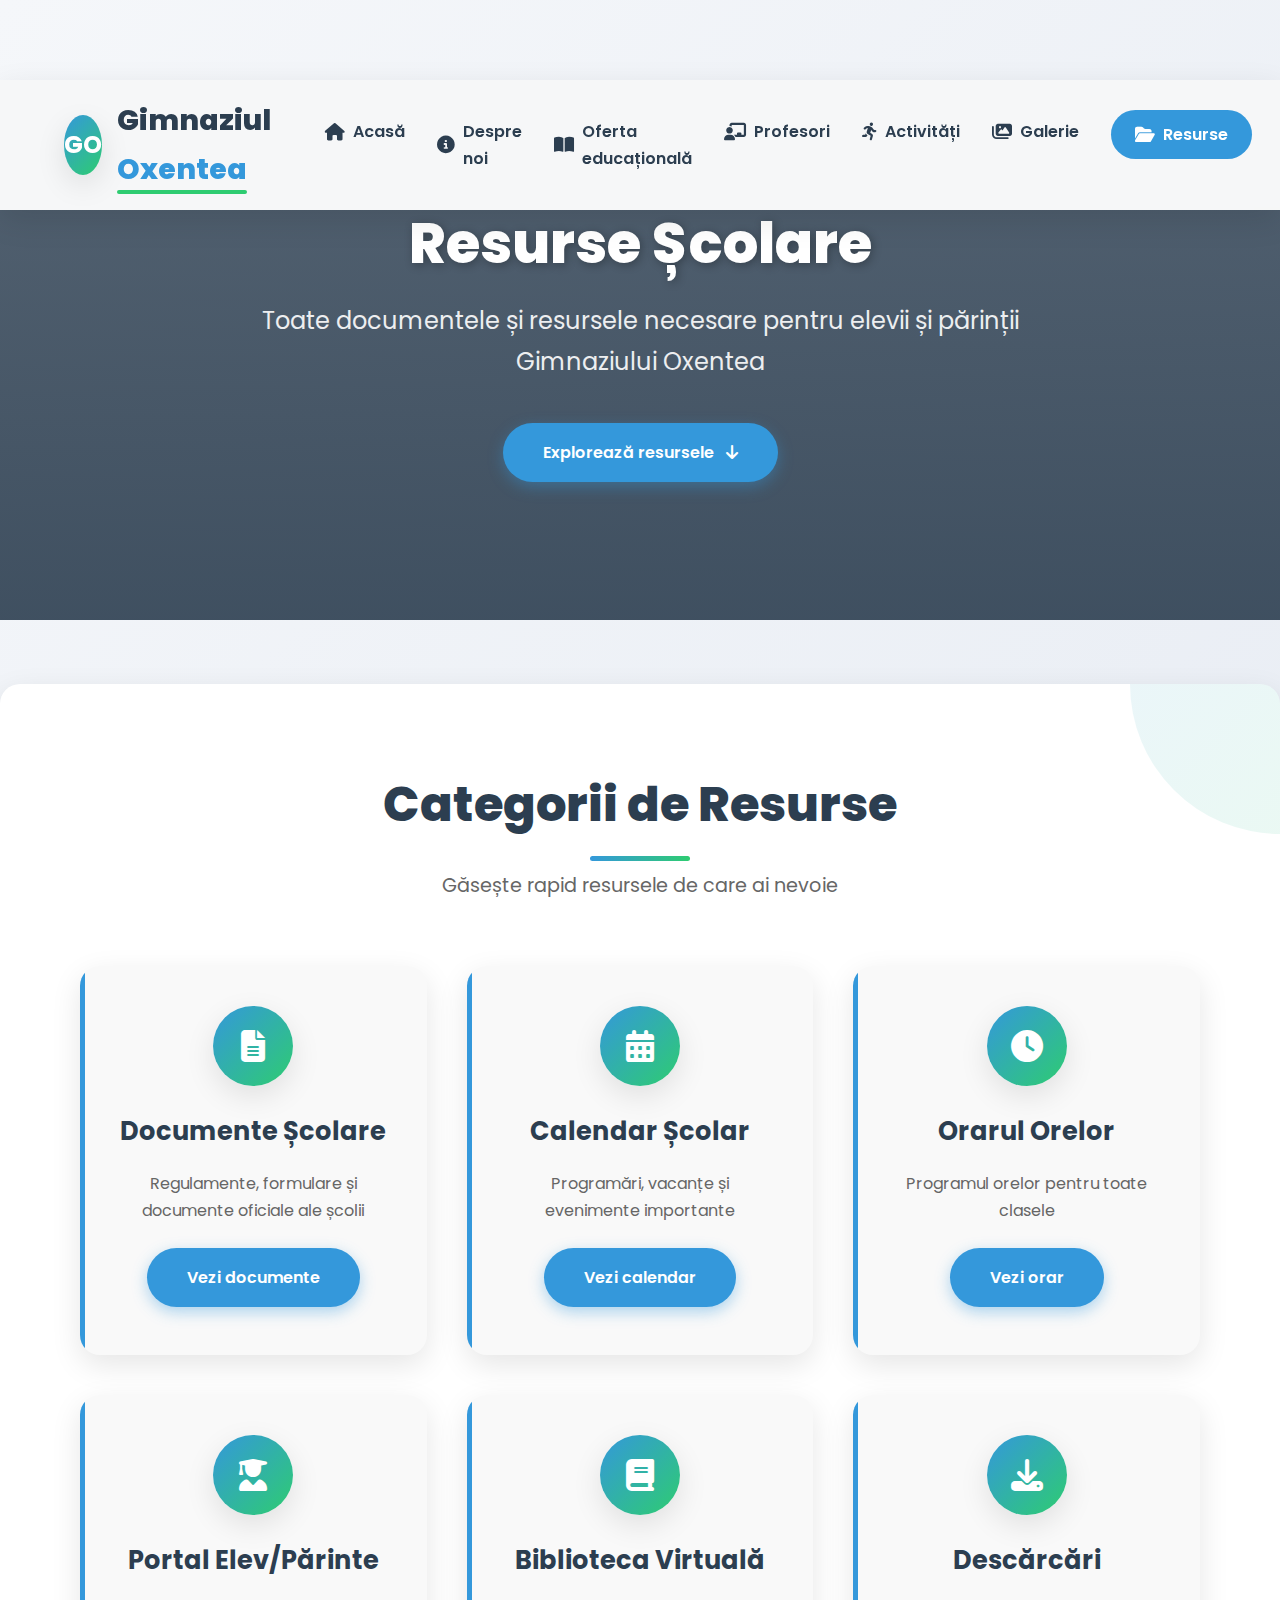
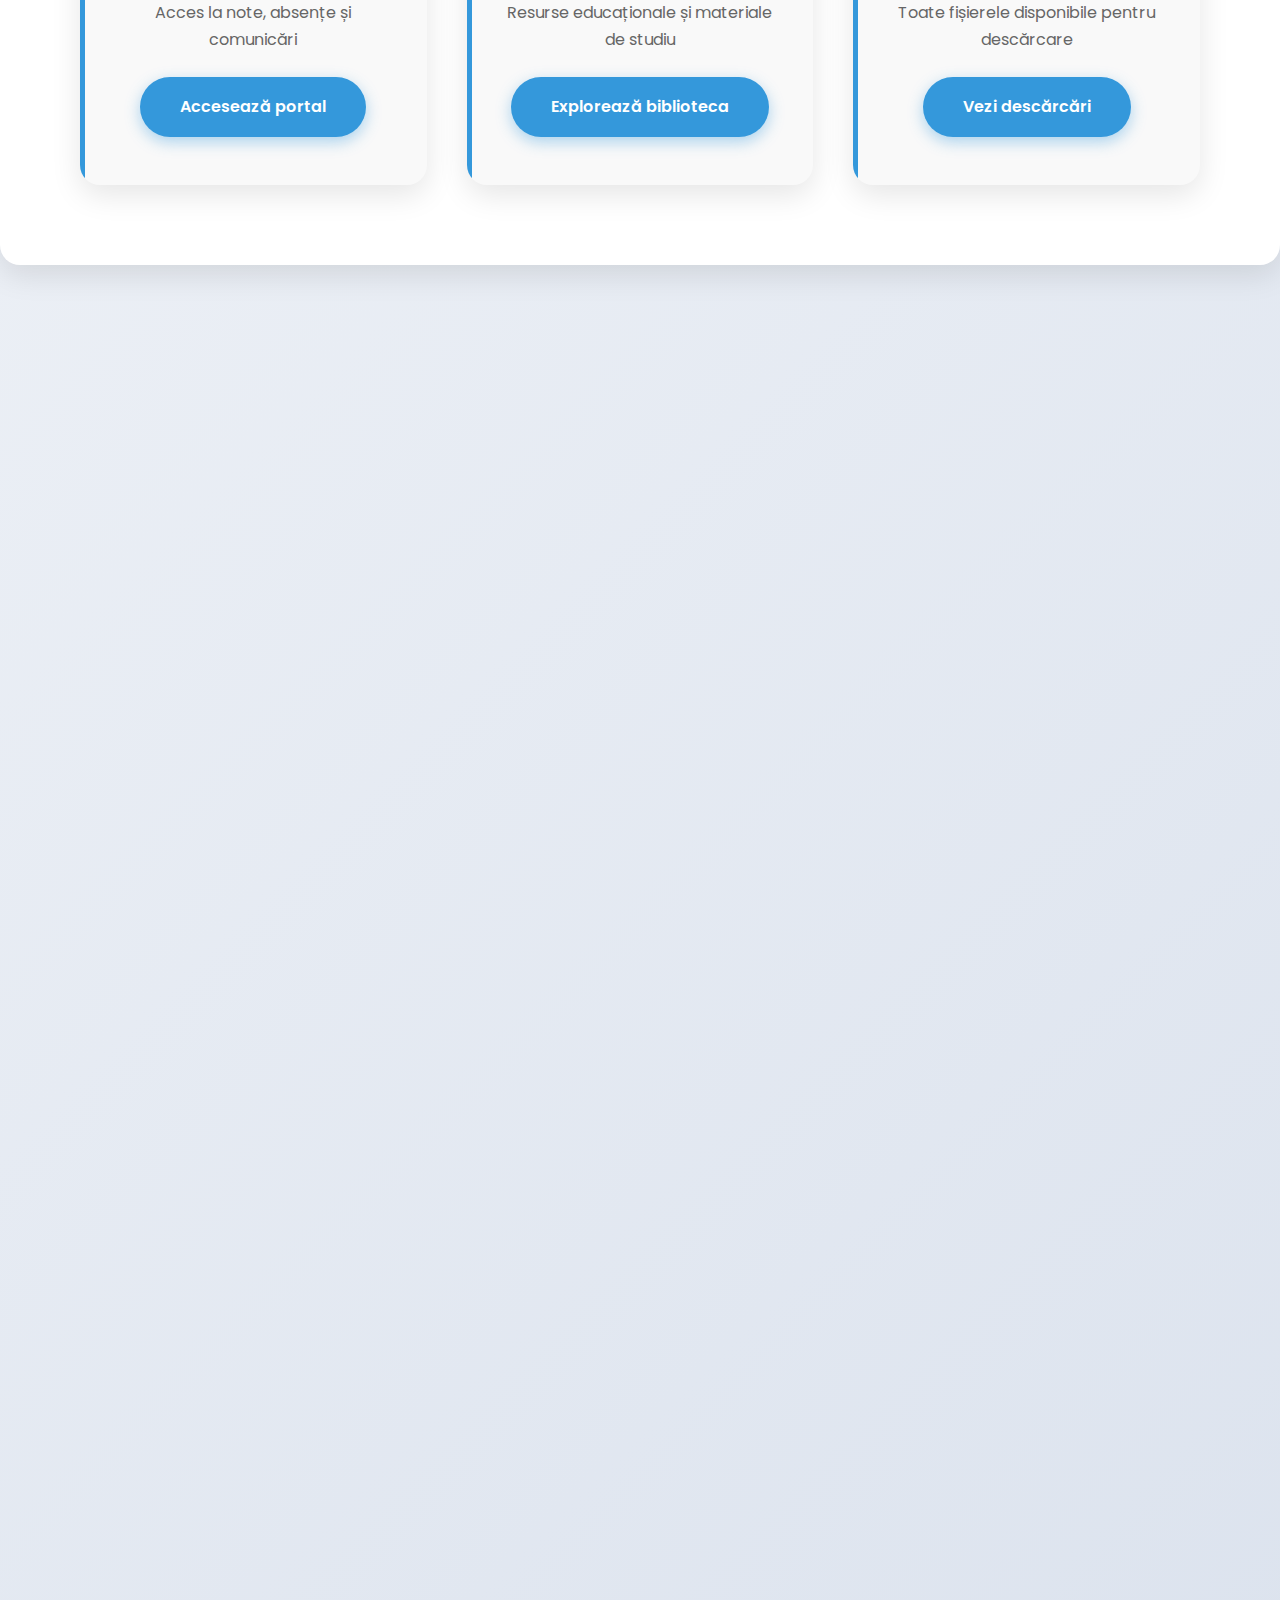
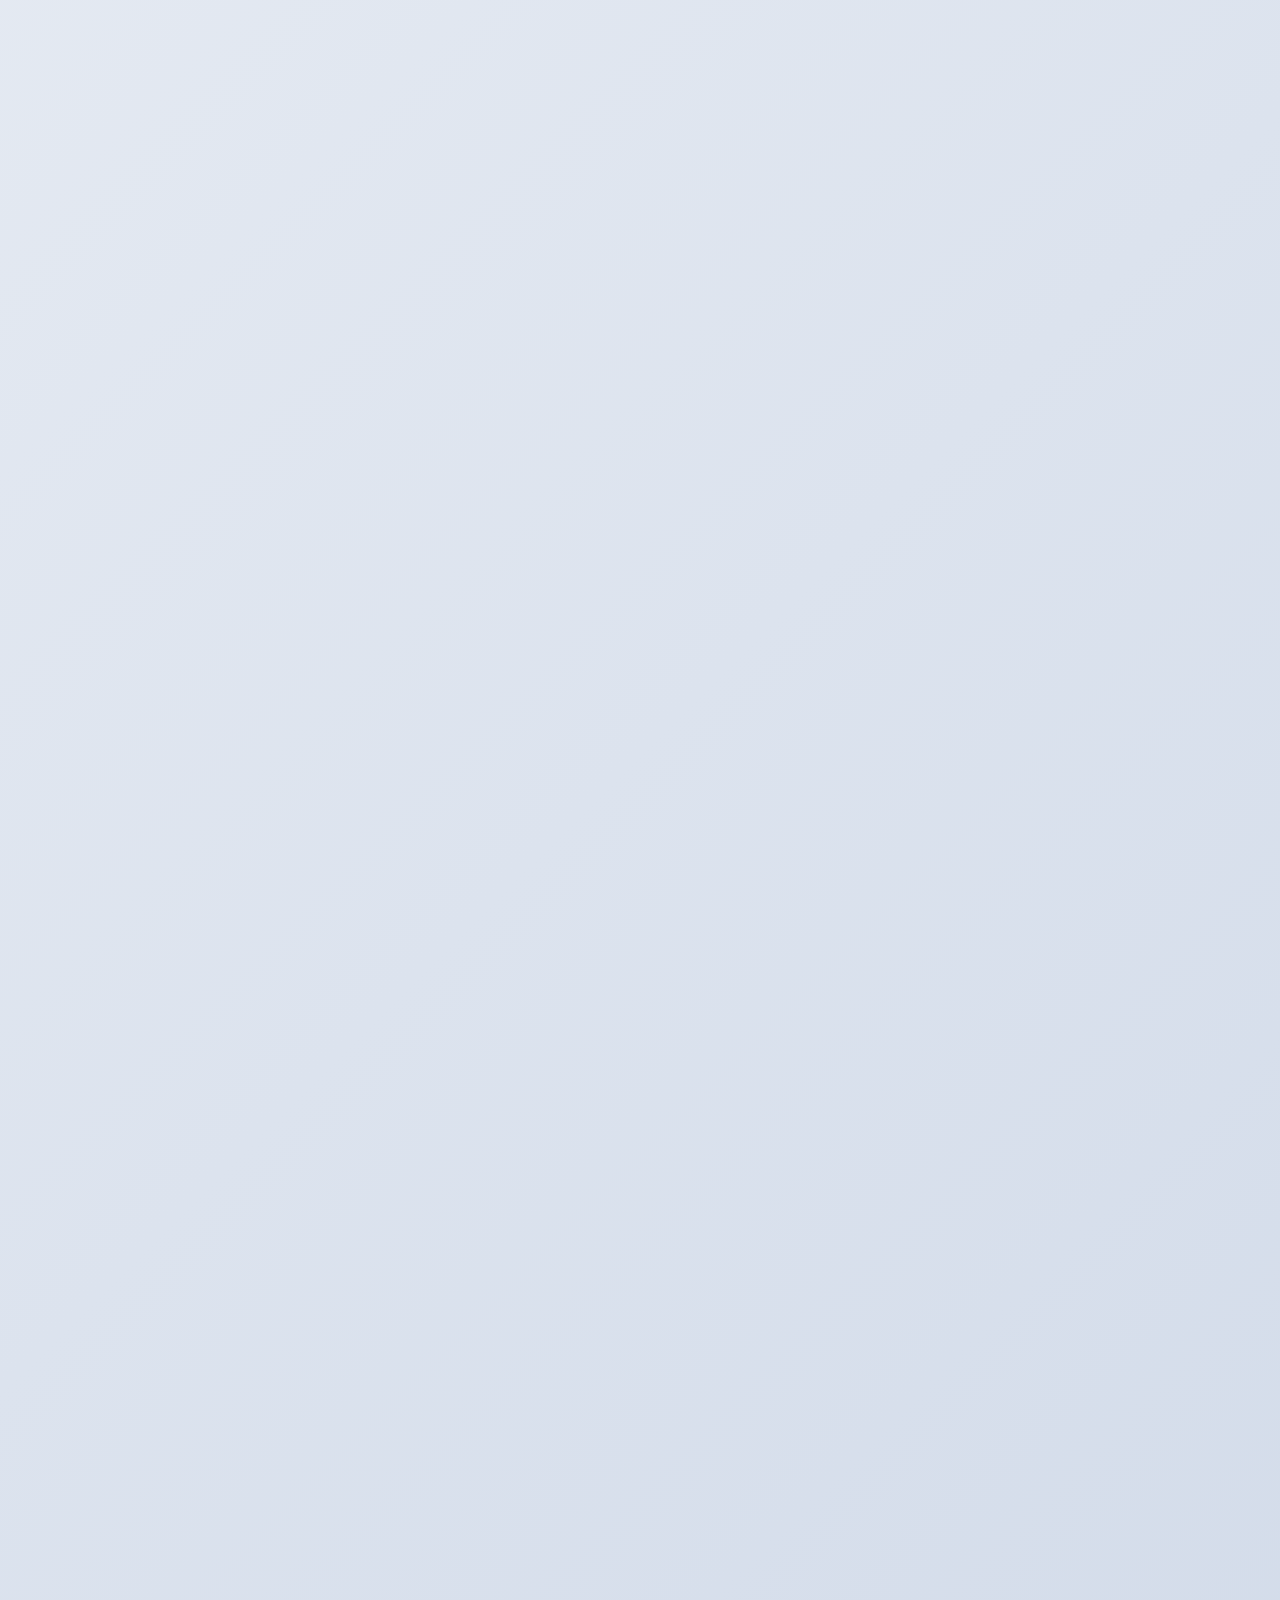
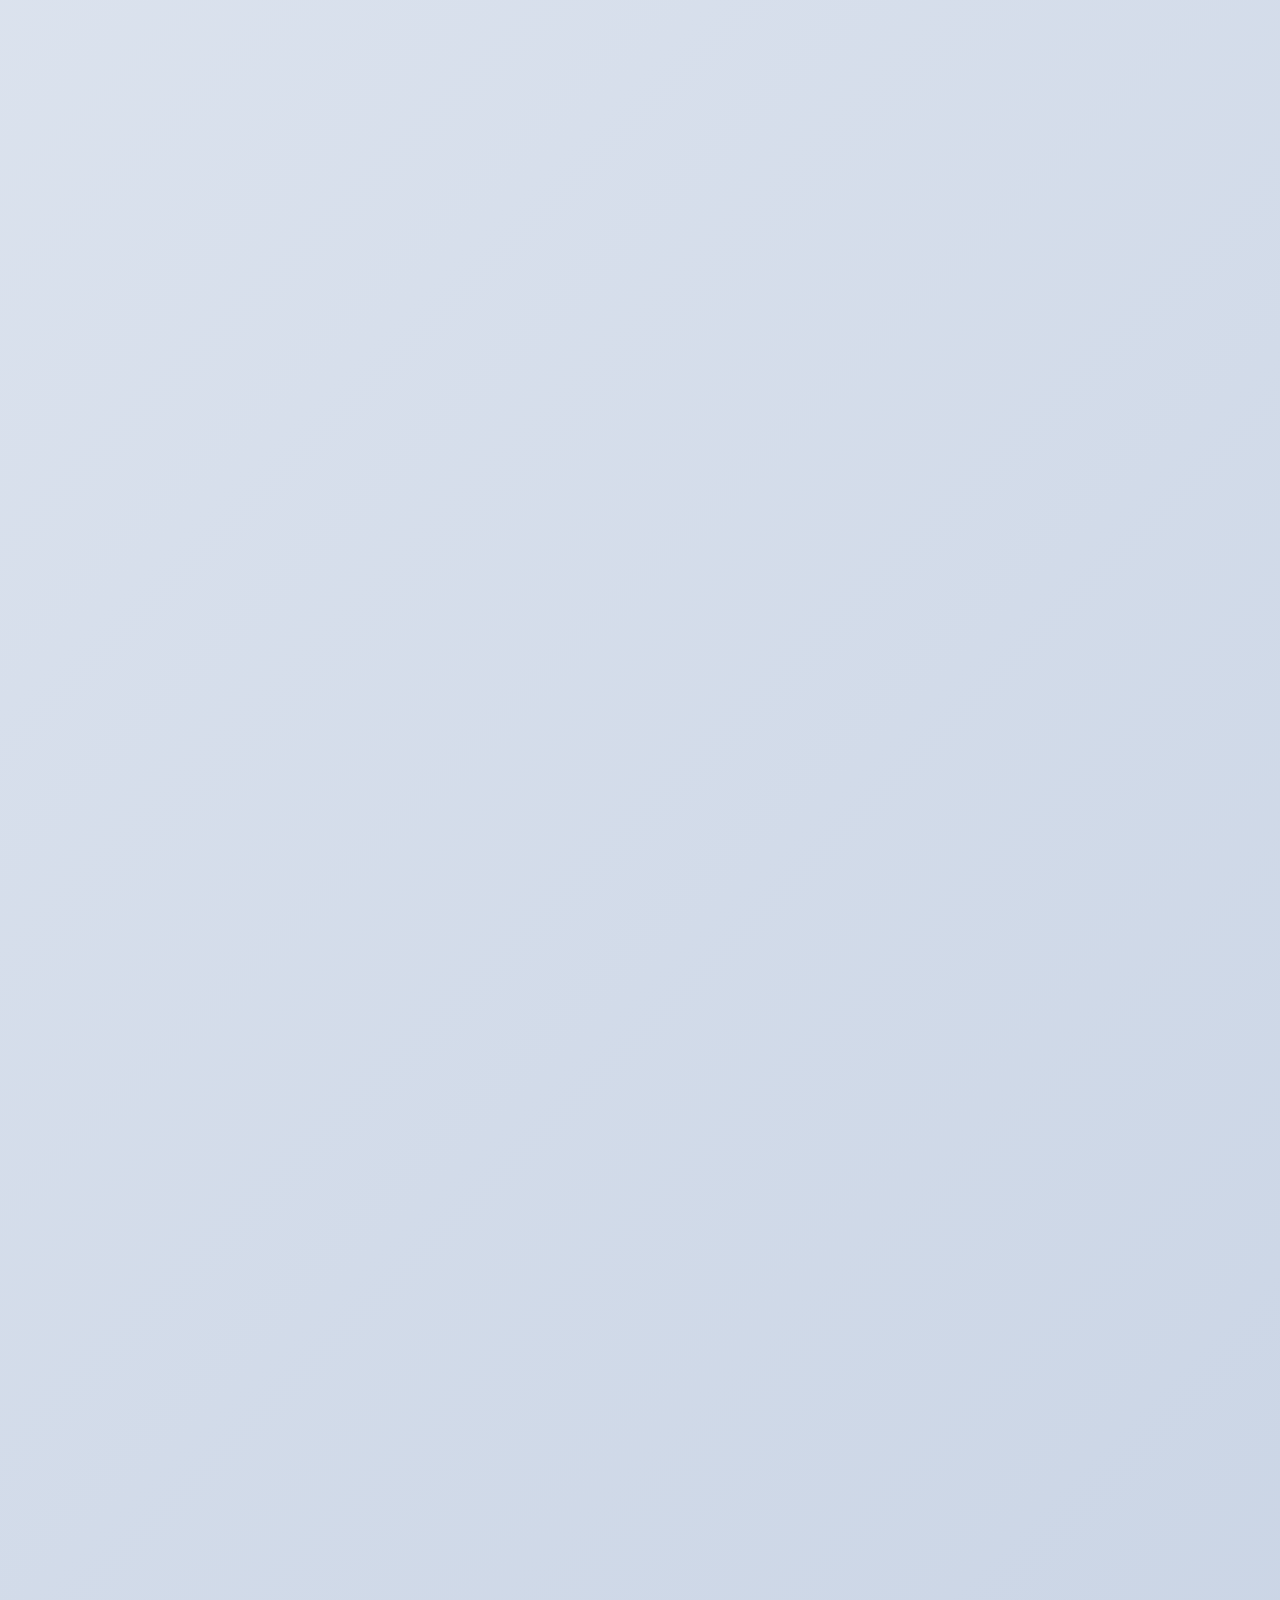
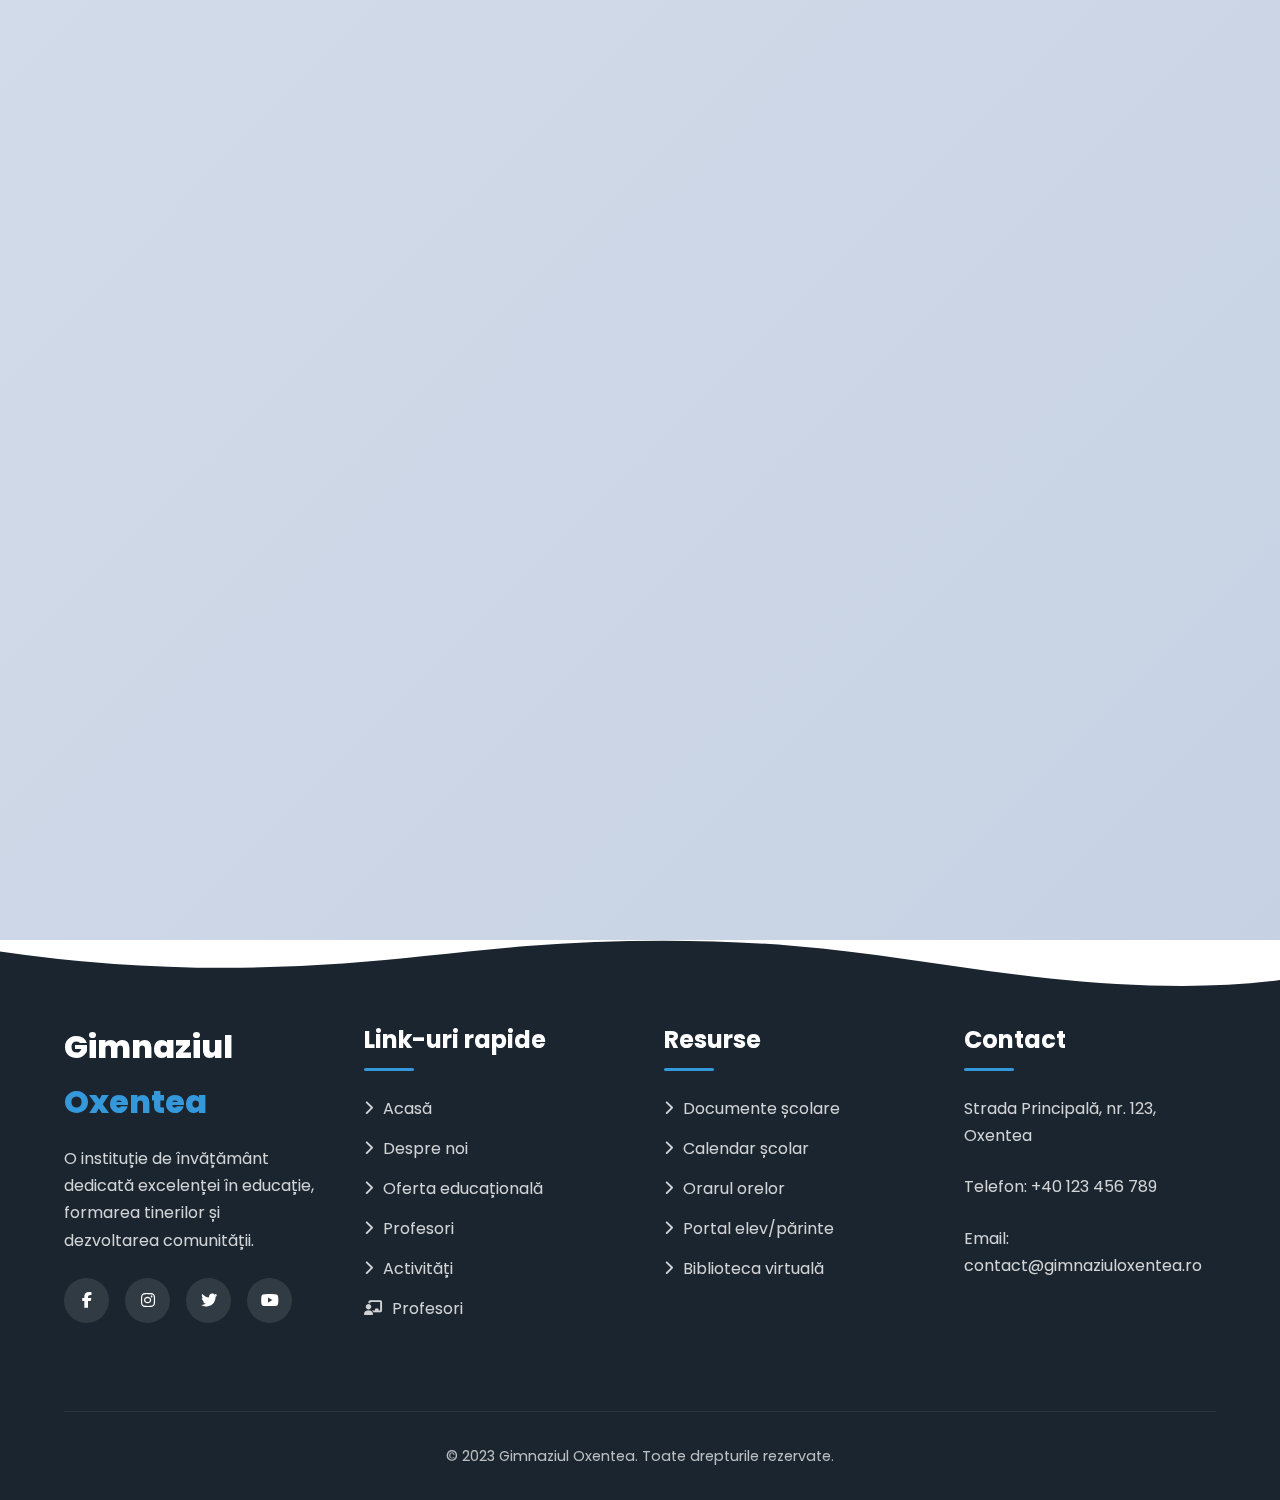
<file: resurse.html>
<!DOCTYPE html>
<html lang="ro">
<head>
    <meta charset="UTF-8">
    <meta name="viewport" content="width=device-width, initial-scale=1.0">
    <title>Documente Școlare - Gimnaziul Oxentea</title>
    <link rel="stylesheet" href="https://cdnjs.cloudflare.com/ajax/libs/font-awesome/6.4.0/css/all.min.css">
    <link href="https://fonts.googleapis.com/css2?family=Poppins:wght@300;400;500;600;700;800;900&display=swap" rel="stylesheet">
    <style>
        /* Reset și variabile CSS */
        :root {
            --primary: #3498db;
            --primary-dark: #2980b9;
            --secondary: #2ecc71;
            --secondary-dark: #27ae60;
            --accent: #e74c3c;
            --accent-dark: #c0392b;
            --dark: #2c3e50;
            --darker: #1a252f;
            --light: #ecf0f1;
            --lighter: #f9f9f9;
            --shadow: 0 10px 30px rgba(0,0,0,0.1);
            --shadow-dark: 0 15px 40px rgba(0,0,0,0.2);
            --transition: all 0.5s cubic-bezier(0.175, 0.885, 0.32, 1.275);
            --transition-slow: all 0.8s cubic-bezier(0.175, 0.885, 0.32, 1.275);
            --transition-fast: all 0.3s ease;
            --border-radius: 20px;
            --border-radius-small: 10px;
        }

        * {
            margin: 0;
            padding: 0;
            box-sizing: border-box;
            font-family: 'Poppins', sans-serif;
        }

        html {
            scroll-behavior: smooth;
        }

        body {
            background: linear-gradient(135deg, #f5f7fa 0%, #c3cfe2 100%);
            color: var(--dark);
            overflow-x: hidden;
            line-height: 1.7;
        }

        /* Animații CSS personalizate */
        @keyframes fadeIn {
            from { opacity: 0; transform: translateY(50px); }
            to { opacity: 1; transform: translateY(0); }
        }

        @keyframes fadeInLeft {
            from { opacity: 0; transform: translateX(-100px); }
            to { opacity: 1; transform: translateX(0); }
        }

        @keyframes fadeInRight {
            from { opacity: 0; transform: translateX(100px); }
            to { opacity: 1; transform: translateX(0); }
        }

        @keyframes pulse {
            0% { transform: scale(1); }
            50% { transform: scale(1.05); }
            100% { transform: scale(1); }
        }

        @keyframes float {
            0% { transform: translateY(0px) rotate(0deg); }
            50% { transform: translateY(-20px) rotate(5deg); }
            100% { transform: translateY(0px) rotate(0deg); }
        }

        /* Header și navigație */
        header {
            background: rgba(255, 255, 255, 0.95);
            box-shadow: var(--shadow);
            position: fixed;
            width: 100%;
            z-index: 1000;
            backdrop-filter: blur(10px);
            animation: fadeIn 0.8s ease-out;
        }

        .header-container {
            display: flex;
            justify-content: space-between;
            align-items: center;
            padding: 1rem 5%;
            max-width: 1800px;
            margin: 0 auto;
        }

        .logo {
            display: flex;
            align-items: center;
            animation: fadeInLeft 1s ease-out;
        }

        .logo-icon {
            width: 60px;
            height: 60px;
            background: linear-gradient(135deg, var(--primary) 0%, var(--secondary) 100%);
            border-radius: 50%;
            display: flex;
            align-items: center;
            justify-content: center;
            margin-right: 15px;
            color: white;
            font-size: 1.5rem;
            font-weight: 700;
            box-shadow: var(--shadow);
            animation: pulse 3s infinite;
        }

        .logo-text h1 {
            font-size: 1.8rem;
            color: var(--dark);
            font-weight: 800;
        }

        .logo-text span {
            color: var(--primary);
            position: relative;
        }

        .logo-text span:after {
            content: '';
            position: absolute;
            width: 100%;
            height: 4px;
            background: var(--secondary);
            bottom: -5px;
            left: 0;
            border-radius: 2px;
        }

        nav ul {
            display: flex;
            list-style: none;
        }

        nav li {
            margin-left: 2rem;
            position: relative;
        }

        nav a {
            text-decoration: none;
            color: var(--dark);
            font-weight: 600;
            position: relative;
            padding: 0.5rem 0;
            transition: var(--transition);
            display: flex;
            align-items: center;
        }

        nav a i {
            margin-right: 8px;
            font-size: 1.1rem;
        }

        nav a:after {
            content: '';
            position: absolute;
            width: 0;
            height: 3px;
            bottom: 0;
            left: 0;
            background: var(--primary);
            transition: var(--transition);
            border-radius: 10px;
        }

        nav a:hover {
            color: var(--primary);
        }

        nav a:hover:after {
            width: 100%;
        }

        .nav-cta {
            background: var(--primary);
            color: white !important;
            padding: 0.7rem 1.5rem !important;
            border-radius: 50px;
            transition: var(--transition) !important;
        }

        .nav-cta:hover {
            background: var(--secondary);
            transform: translateY(-3px);
            box-shadow: 0 10px 20px rgba(46, 204, 113, 0.3);
        }

        .nav-cta:after {
            display: none;
        }

        .mobile-menu-btn {
            display: none;
            background: none;
            border: none;
            font-size: 1.5rem;
            color: var(--dark);
            cursor: pointer;
        }

        /* Sectiuni generale */
        section {
            padding: 6rem 5%;
            max-width: 1800px;
            margin: 0 auto;
        }

        .section-title {
            text-align: center;
            margin-bottom: 4rem;
            position: relative;
        }

        .section-title h2 {
            font-size: 3rem;
            color: var(--dark);
            display: inline-block;
            position: relative;
            font-weight: 800;
        }

        .section-title h2:after {
            content: '';
            position: absolute;
            width: 100px;
            height: 5px;
            background: linear-gradient(to right, var(--primary), var(--secondary));
            bottom: -15px;
            left: 50%;
            transform: translateX(-50%);
            border-radius: 5px;
        }

        .section-subtitle {
            text-align: center;
            max-width: 700px;
            margin: 1.5rem auto 0;
            font-size: 1.2rem;
            color: #666;
        }

        /* Hero Section pentru Resurse */
        .resources-hero {
            height: 60vh;
            display: flex;
            align-items: center;
            justify-content: center;
            text-align: center;
            background: linear-gradient(rgba(44, 62, 80, 0.8), rgba(44, 62, 80, 0.9)), url('https://images.unsplash.com/photo-1481627834876-b7833e8f5570?ixlib=rb-1.2.1&auto=format&fit=crop&w=1350&q=80');
            background-size: cover;
            background-position: center;
            color: white;
            padding: 0 5%;
            position: relative;
            overflow: hidden;
            margin-top: 80px;
        }

        .resources-hero-content {
            max-width: 900px;
            z-index: 2;
            animation: fadeIn 1.5s ease-out;
        }

        .resources-hero h2 {
            font-size: 3.5rem;
            margin-bottom: 1.5rem;
            text-shadow: 2px 2px 10px rgba(0,0,0,0.3);
            font-weight: 800;
            line-height: 1.2;
        }

        .resources-hero p {
            font-size: 1.5rem;
            margin-bottom: 2.5rem;
            opacity: 0.9;
        }

        .btn {
            display: inline-block;
            padding: 1rem 2.5rem;
            background: var(--primary);
            color: white;
            border-radius: 50px;
            text-decoration: none;
            font-weight: 600;
            transition: var(--transition);
            border: none;
            cursor: pointer;
            box-shadow: 0 5px 15px rgba(52, 152, 219, 0.4);
            position: relative;
            overflow: hidden;
            z-index: 1;
        }

        .btn:before {
            content: '';
            position: absolute;
            top: 0;
            left: 0;
            width: 0%;
            height: 100%;
            background: var(--secondary);
            transition: var(--transition);
            z-index: -1;
        }

        .btn:hover:before {
            width: 100%;
        }

        .btn:hover {
            transform: translateY(-5px);
            box-shadow: 0 10px 20px rgba(46, 204, 113, 0.4);
        }

        .btn i {
            margin-left: 8px;
            transition: var(--transition);
        }

        .btn:hover i {
            transform: translateX(5px);
        }

        /* Categorii Resurse */
        .resources-categories {
            background: white;
            border-radius: var(--border-radius);
            padding: 5rem;
            margin: 4rem 0;
            box-shadow: var(--shadow);
            animation: fadeIn 1s ease-out;
            position: relative;
            overflow: hidden;
        }

        .resources-categories:before {
            content: '';
            position: absolute;
            width: 300px;
            height: 300px;
            background: linear-gradient(135deg, var(--primary) 0%, var(--secondary) 100%);
            border-radius: 50%;
            top: -150px;
            right: -150px;
            opacity: 0.1;
            animation: pulse 10s infinite;
        }

        .categories-grid {
            display: grid;
            grid-template-columns: repeat(auto-fit, minmax(300px, 1fr));
            gap: 2.5rem;
            margin-top: 3rem;
        }

        .category-card {
            background: var(--lighter);
            border-radius: var(--border-radius);
            padding: 2.5rem;
            box-shadow: var(--shadow);
            transition: var(--transition);
            position: relative;
            overflow: hidden;
            z-index: 1;
            text-align: center;
        }

        .category-card:before {
            content: '';
            position: absolute;
            top: 0;
            left: 0;
            width: 5px;
            height: 100%;
            background: var(--primary);
            transition: var(--transition);
            z-index: -1;
        }

        .category-card:hover:before {
            width: 100%;
            opacity: 0.1;
        }

        .category-card:hover {
            transform: translateY(-15px);
            box-shadow: 0 20px 40px rgba(0,0,0,0.15);
        }

        .category-icon {
            width: 80px;
            height: 80px;
            background: linear-gradient(135deg, var(--primary) 0%, var(--secondary) 100%);
            border-radius: 50%;
            display: flex;
            align-items: center;
            justify-content: center;
            margin: 0 auto 1.5rem;
            color: white;
            font-size: 2rem;
            box-shadow: var(--shadow);
            animation: pulse 3s infinite;
        }

        .category-card h3 {
            font-size: 1.6rem;
            margin-bottom: 1rem;
            color: var(--dark);
            font-weight: 700;
        }

        .category-card p {
            color: #666;
            margin-bottom: 1.5rem;
        }

        /* Documente Școlare */
        .documents {
            background: var(--lighter);
            border-radius: var(--border-radius);
            padding: 5rem;
            margin: 4rem 0;
            box-shadow: var(--shadow);
            animation: fadeIn 1s ease-out 0.5s both;
            position: relative;
            overflow: hidden;
        }

        .documents:before {
            content: '';
            position: absolute;
            width: 200px;
            height: 200px;
            background: linear-gradient(135deg, var(--secondary) 0%, var(--primary) 100%);
            border-radius: 50%;
            bottom: -100px;
            left: -100px;
            opacity: 0.1;
            animation: pulse 8s infinite;
        }

        .documents-grid {
            display: grid;
            grid-template-columns: repeat(auto-fit, minmax(350px, 1fr));
            gap: 2.5rem;
            margin-top: 3rem;
        }

        .document-card {
            background: white;
            border-radius: var(--border-radius);
            padding: 2.5rem;
            box-shadow: var(--shadow);
            transition: var(--transition);
            position: relative;
            overflow: hidden;
            z-index: 1;
        }

        .document-card:before {
            content: '';
            position: absolute;
            top: 0;
            left: 0;
            width: 5px;
            height: 100%;
            background: var(--primary);
            transition: var(--transition);
            z-index: -1;
        }

        .document-card:hover:before {
            width: 100%;
            opacity: 0.1;
        }

        .document-card:hover {
            transform: translateY(-15px);
            box-shadow: 0 20px 40px rgba(0,0,0,0.15);
        }

        .document-icon {
            width: 70px;
            height: 70px;
            background: linear-gradient(135deg, var(--primary) 0%, var(--secondary) 100%);
            border-radius: 50%;
            display: flex;
            align-items: center;
            justify-content: center;
            margin-bottom: 1.5rem;
            color: white;
            font-size: 1.8rem;
            box-shadow: var(--shadow);
            animation: pulse 3s infinite;
        }

        .document-card h3 {
            font-size: 1.6rem;
            margin-bottom: 1rem;
            color: var(--dark);
            font-weight: 700;
        }

        .document-card p {
            color: #666;
            margin-bottom: 1.5rem;
        }

        .document-links {
            list-style: none;
        }

        .document-links li {
            margin-bottom: 0.8rem;
            display: flex;
            align-items: center;
            justify-content: space-between;
            padding: 0.8rem 0;
            border-bottom: 1px solid #eee;
        }

        .document-links li:last-child {
            border-bottom: none;
        }

        .document-links a {
            color: var(--dark);
            text-decoration: none;
            transition: var(--transition);
            flex: 1;
        }

        .document-links a:hover {
            color: var(--primary);
        }

        .document-links .file-size {
            color: #999;
            font-size: 0.9rem;
        }

        .download-btn {
            background: var(--primary);
            color: white;
            border: none;
            border-radius: var(--border-radius-small);
            padding: 0.5rem 1rem;
            cursor: pointer;
            transition: var(--transition);
            display: flex;
            align-items: center;
            gap: 0.5rem;
        }

        .download-btn:hover {
            background: var(--secondary);
            transform: translateY(-3px);
        }

        /* Calendar Școlar */
        .calendar {
            background: white;
            border-radius: var(--border-radius);
            padding: 5rem;
            margin: 4rem 0;
            box-shadow: var(--shadow);
            animation: fadeIn 1s ease-out 1s both;
            position: relative;
            overflow: hidden;
        }

        .calendar:before {
            content: '';
            position: absolute;
            width: 150px;
            height: 150px;
            background: linear-gradient(135deg, var(--accent) 0%, var(--primary) 100%);
            border-radius: 50%;
            top: -75px;
            right: -75px;
            opacity: 0.1;
            animation: pulse 7s infinite;
        }

        .calendar-container {
            display: flex;
            gap: 4rem;
            margin-top: 3rem;
        }

        .calendar-image {
            flex: 1;
            border-radius: var(--border-radius);
            overflow: hidden;
            box-shadow: var(--shadow-dark);
        }

        .calendar-image img {
            width: 100%;
            height: auto;
            transition: var(--transition);
        }

        .calendar-image:hover img {
            transform: scale(1.05);
        }

        .calendar-events {
            flex: 1;
        }

        .calendar-events h3 {
            font-size: 2rem;
            margin-bottom: 2rem;
            color: var(--dark);
        }

        .events-list {
            list-style: none;
        }

        .event-item {
            margin-bottom: 2rem;
            padding: 1.5rem;
            background: var(--lighter);
            border-radius: var(--border-radius);
            transition: var(--transition);
            border-left: 5px solid var(--primary);
        }

        .event-item:hover {
            transform: translateX(10px);
            box-shadow: var(--shadow);
        }

        .event-date {
            font-weight: 700;
            color: var(--primary);
            margin-bottom: 0.5rem;
            display: flex;
            align-items: center;
            gap: 0.5rem;
        }

        .event-title {
            font-weight: 600;
            margin-bottom: 0.5rem;
        }

        .event-desc {
            color: #666;
            font-size: 0.9rem;
        }

        /* Orar */
        .schedule {
            background: linear-gradient(135deg, var(--primary) 0%, var(--secondary) 100%);
            color: white;
            border-radius: var(--border-radius);
            padding: 5rem;
            margin: 4rem 0;
            box-shadow: var(--shadow-dark);
            animation: fadeIn 1s ease-out 1.5s both;
            position: relative;
            overflow: hidden;
        }

        .schedule:before {
            content: '';
            position: absolute;
            width: 300px;
            height: 300px;
            background: rgba(255, 255, 255, 0.1);
            border-radius: 50%;
            top: -150px;
            left: -150px;
            animation: pulse 12s infinite;
        }

        .schedule-container {
            margin-top: 3rem;
            overflow-x: auto;
        }

        .schedule-table {
            width: 100%;
            border-collapse: collapse;
            background: rgba(255, 255, 255, 0.1);
            backdrop-filter: blur(10px);
            border-radius: var(--border-radius);
            overflow: hidden;
        }

        .schedule-table th, .schedule-table td {
            padding: 1.2rem;
            text-align: center;
            border: 1px solid rgba(255, 255, 255, 0.2);
        }

        .schedule-table th {
            background: rgba(255, 255, 255, 0.2);
            font-weight: 600;
        }

        .schedule-table tr:nth-child(even) {
            background: rgba(255, 255, 255, 0.05);
        }

        .schedule-table tr:hover {
            background: rgba(255, 255, 255, 0.1);
        }

        /* Portal Elev/Părinte */
        .portal {
            background: white;
            border-radius: var(--border-radius);
            padding: 5rem;
            margin: 4rem 0;
            box-shadow: var(--shadow);
            animation: fadeIn 1s ease-out 2s both;
            position: relative;
            overflow: hidden;
        }

        .portal:before {
            content: '';
            position: absolute;
            width: 200px;
            height: 200px;
            background: linear-gradient(135deg, var(--secondary) 0%, var(--accent) 100%);
            border-radius: 50%;
            bottom: -100px;
            right: -100px;
            opacity: 0.1;
            animation: pulse 9s infinite;
        }

        .portal-content {
            display: flex;
            gap: 4rem;
            margin-top: 3rem;
        }

        .portal-info {
            flex: 1;
        }

        .portal-info h3 {
            font-size: 2rem;
            margin-bottom: 1.5rem;
            color: var(--dark);
        }

        .portal-info p {
            margin-bottom: 1.5rem;
            color: #666;
        }

        .portal-features {
            list-style: none;
            margin-bottom: 2rem;
        }

        .portal-features li {
            margin-bottom: 1rem;
            display: flex;
            align-items: center;
        }

        .portal-features li i {
            color: var(--secondary);
            margin-right: 10px;
            font-size: 1.1rem;
        }

        .portal-login {
            flex: 1;
            background: var(--lighter);
            padding: 2.5rem;
            border-radius: var(--border-radius);
            box-shadow: var(--shadow);
        }

        .portal-login h3 {
            font-size: 1.8rem;
            margin-bottom: 1.5rem;
            color: var(--dark);
            text-align: center;
        }

        .form-group {
            margin-bottom: 1.5rem;
        }

        .form-group label {
            display: block;
            margin-bottom: 0.5rem;
            font-weight: 600;
            color: var(--dark);
        }

        .form-control {
            width: 100%;
            padding: 1rem 1.2rem;
            border: 2px solid #e0e0e0;
            border-radius: var(--border-radius-small);
            font-size: 1rem;
            transition: var(--transition);
            background: white;
        }

        .form-control:focus {
            border-color: var(--primary);
            box-shadow: 0 0 0 3px rgba(52, 152, 219, 0.2);
            outline: none;
        }

        .login-options {
            display: flex;
            justify-content: space-between;
            align-items: center;
            margin-bottom: 1.5rem;
        }

        .remember-me {
            display: flex;
            align-items: center;
        }

        .remember-me input {
            margin-right: 0.5rem;
        }

        .forgot-password {
            color: var(--primary);
            text-decoration: none;
            transition: var(--transition);
        }

        .forgot-password:hover {
            color: var(--secondary);
        }

        /* Biblioteca Virtuală */
        .library {
            background: var(--lighter);
            border-radius: var(--border-radius);
            padding: 4rem;
            margin: 4rem 0;
            box-shadow: var(--shadow);
            animation: fadeIn 1s ease-out 2.5s both;
        }

        .library-grid {
            display: grid;
            grid-template-columns: repeat(auto-fit, minmax(300px, 1fr));
            gap: 2.5rem;
            margin-top: 3rem;
        }

        .library-card {
            background: white;
            border-radius: var(--border-radius);
            padding: 2rem;
            box-shadow: var(--shadow);
            transition: var(--transition);
            text-align: center;
        }

        .library-card:hover {
            transform: translateY(-10px);
            box-shadow: 0 15px 30px rgba(0,0,0,0.15);
        }

        .library-icon {
            font-size: 3rem;
            color: var(--primary);
            margin-bottom: 1.5rem;
        }

        .library-card h3 {
            font-size: 1.5rem;
            margin-bottom: 1rem;
            color: var(--dark);
        }

        .library-card p {
            color: #666;
            margin-bottom: 1.5rem;
        }

        /* Footer */
        footer {
            background: var(--darker);
            color: white;
            padding: 5rem 5% 2rem;
            position: relative;
            overflow: hidden;
        }

        .footer-wave {
            position: absolute;
            top: 0;
            left: 0;
            width: 100%;
            overflow: hidden;
            line-height: 0;
        }

        .footer-wave svg {
            position: relative;
            display: block;
            width: calc(100% + 1.3px);
            height: 50px;
        }

        .footer-wave .shape-fill {
            fill: white;
        }

        .footer-content {
            max-width: 1800px;
            margin: 0 auto;
            display: grid;
            grid-template-columns: repeat(auto-fit, minmax(250px, 1fr));
            gap: 3rem;
            position: relative;
            z-index: 1;
        }

        .footer-column h3 {
            font-size: 1.5rem;
            margin-bottom: 1.5rem;
            position: relative;
            padding-bottom: 10px;
        }

        .footer-column h3:after {
            content: '';
            position: absolute;
            width: 50px;
            height: 3px;
            background: var(--primary);
            bottom: 0;
            left: 0;
            border-radius: 3px;
        }

        .footer-logo {
            font-size: 2rem;
            font-weight: 800;
            margin-bottom: 1rem;
        }

        .footer-logo span {
            color: var(--primary);
        }

        .footer-about p {
            margin-bottom: 1.5rem;
            opacity: 0.8;
        }

        .footer-links {
            list-style: none;
        }

        .footer-links li {
            margin-bottom: 0.8rem;
        }

        .footer-links a {
            color: rgba(255, 255, 255, 0.8);
            text-decoration: none;
            transition: var(--transition);
            display: flex;
            align-items: center;
        }

        .footer-links a i {
            margin-right: 10px;
            font-size: 0.9rem;
        }

        .footer-links a:hover {
            color: var(--primary);
            transform: translateX(5px);
        }

        .social-links {
            display: flex;
            gap: 1rem;
            margin: 1.5rem 0;
        }

        .social-link {
            width: 45px;
            height: 45px;
            border-radius: 50%;
            background: rgba(255, 255, 255, 0.1);
            display: flex;
            align-items: center;
            justify-content: center;
            color: white;
            text-decoration: none;
            transition: var(--transition);
        }

        .social-link:hover {
            background: var(--primary);
            transform: translateY(-5px);
        }

        .footer-newsletter p {
            margin-bottom: 1.5rem;
            opacity: 0.8;
        }

        .newsletter-form {
            display: flex;
        }

        .newsletter-input {
            flex: 1;
            padding: 0.8rem 1rem;
            border: none;
            border-radius: var(--border-radius-small) 0 0 var(--border-radius-small);
            font-size: 1rem;
        }

        .newsletter-btn {
            padding: 0 1.5rem;
            background: var(--primary);
            color: white;
            border: none;
            border-radius: 0 var(--border-radius-small) var(--border-radius-small) 0;
            cursor: pointer;
            transition: var(--transition);
        }

        .newsletter-btn:hover {
            background: var(--secondary);
        }

        .copyright {
            text-align: center;
            margin-top: 4rem;
            padding-top: 2rem;
            border-top: 1px solid rgba(255, 255, 255, 0.1);
            opacity: 0.7;
            font-size: 0.9rem;
        }

        /* Elemente animate */
        .animated-element {
            opacity: 0;
            transform: translateY(50px);
            transition: opacity 0.8s ease, transform 0.8s ease;
        }

        .animated-element.visible {
            opacity: 1;
            transform: translateY(0);
        }

        /* Buton scroll to top */
        .scroll-to-top {
            position: fixed;
            bottom: 30px;
            right: 30px;
            width: 60px;
            height: 60px;
            background: var(--primary);
            color: white;
            border-radius: 50%;
            display: flex;
            align-items: center;
            justify-content: center;
            cursor: pointer;
            opacity: 0;
            visibility: hidden;
            transition: var(--transition);
            z-index: 1000;
            box-shadow: 0 5px 15px rgba(0,0,0,0.2);
            font-size: 1.2rem;
        }

        .scroll-to-top.active {
            opacity: 1;
            visibility: visible;
        }

        .scroll-to-top:hover {
            background: var(--secondary);
            transform: translateY(-5px);
            animation: pulse 1s;
        }

        /* Responsive */
        @media (max-width: 1200px) {
            .resources-hero h2 {
                font-size: 3rem;
            }
            
            .section-title h2 {
                font-size: 2.5rem;
            }
            
            .calendar-container, .portal-content {
                gap: 3rem;
            }
        }

        @media (max-width: 992px) {
            .calendar-container, .portal-content {
                flex-direction: column;
            }
            
            .resources-hero h2 {
                font-size: 2.5rem;
            }
            
            .section-title h2 {
                font-size: 2.2rem;
            }
            
            .categories-grid, .documents-grid, .library-grid {
                grid-template-columns: repeat(auto-fit, minmax(300px, 1fr));
            }
        }

        @media (max-width: 768px) {
            .header-container {
                flex-direction: column;
                padding: 1rem;
            }
            
            nav {
                width: 100%;
                margin-top: 1rem;
            }
            
            nav ul {
                flex-direction: column;
                width: 100%;
                display: none;
            }
            
            nav ul.active {
                display: flex;
            }
            
            nav li {
                margin: 0.5rem 0;
                width: 100%;
                text-align: center;
            }
            
            .mobile-menu-btn {
                display: block;
                position: absolute;
                top: 1rem;
                right: 1rem;
            }
            
            .resources-hero {
                height: 50vh;
                margin-top: 100px;
            }
            
            .resources-hero h2 {
                font-size: 2.2rem;
            }
            
            .resources-hero p {
                font-size: 1.2rem;
            }
            
            section {
                padding: 4rem 5%;
            }
            
            .resources-categories, .documents, .calendar, .schedule, .portal, .library {
                padding: 3rem;
            }
        }

        @media (max-width: 576px) {
            .resources-hero h2 {
                font-size: 1.8rem;
            }
            
            .resources-hero p {
                font-size: 1rem;
            }
            
            .section-title h2 {
                font-size: 1.8rem;
            }
            
            .resources-categories, .documents, .calendar, .schedule, .portal, .library {
                padding: 2rem;
            }
            
            .categories-grid, .documents-grid, .library-grid {
                grid-template-columns: 1fr;
            }
            
            .schedule-container {
                overflow-x: scroll;
            }
        }
    </style>
</head>
<body>
    <!-- Header -->
    <header>
        <div class="header-container">
            <div class="logo">
                <div class="logo-icon">GO</div>
                <div class="logo-text">
                    <h1>Gimnaziul <span>Oxentea</span></h1>
                </div>
            </div>
            <button class="mobile-menu-btn">
                <i class="fas fa-bars"></i>
            </button>
            <nav>
                <ul>
                    <li><a href="index.html"><i class="fas fa-home"></i> Acasă</a></li>
                    <li><a href="index.html#despre"><i class="fas fa-info-circle"></i> Despre noi</a></li>
                    <li><a href="index.html#oferta"><i class="fas fa-book-open"></i> Oferta educațională</a></li>
                    <li><a href="index.html#profesori"><i class="fas fa-chalkboard-teacher"></i> Profesori</a></li>
                    <li><a href="index.html#activitati"><i class="fas fa-running"></i> Activități</a></li>
                    <li><a href="index.html#galerie"><i class="fas fa-images"></i> Galerie</a></li>
                    <li><a href="resurse.html" class="nav-cta"><i class="fas fa-folder-open"></i> Resurse</a></li>
                </ul>
            </nav>
        </div>
    </header>

    <!-- Hero Section pentru Resurse -->
    <section class="resources-hero">
        <div class="resources-hero-content">
            <h2>Resurse Școlare</h2>
            <p>Toate documentele și resursele necesare pentru elevii și părinții Gimnaziului Oxentea</p>
            <a href="#documente" class="btn">Explorează resursele <i class="fas fa-arrow-down"></i></a>
        </div>
    </section>

    <!-- Categorii Resurse -->
    <section class="resources-categories animated-element" id="categorii">
        <div class="section-title">
            <h2>Categorii de Resurse</h2>
            <p class="section-subtitle">Găsește rapid resursele de care ai nevoie</p>
        </div>
        <div class="categories-grid">
            <div class="category-card">
                <div class="category-icon">
                    <i class="fas fa-file-alt"></i>
                </div>
                <h3>Documente Școlare</h3>
                <p>Regulamente, formulare și documente oficiale ale școlii</p>
                <a href="#documente" class="btn">Vezi documente</a>
            </div>
            <div class="category-card">
                <div class="category-icon">
                    <i class="fas fa-calendar-alt"></i>
                </div>
                <h3>Calendar Școlar</h3>
                <p>Programări, vacanțe și evenimente importante</p>
                <a href="#calendar" class="btn">Vezi calendar</a>
            </div>
            <div class="category-card">
                <div class="category-icon">
                    <i class="fas fa-clock"></i>
                </div>
                <h3>Orarul Orelor</h3>
                <p>Programul orelor pentru toate clasele</p>
                <a href="#orar" class="btn">Vezi orar</a>
            </div>
            <div class="category-card">
                <div class="category-icon">
                    <i class="fas fa-user-graduate"></i>
                </div>
                <h3>Portal Elev/Părinte</h3>
                <p>Acces la note, absențe și comunicări</p>
                <a href="portal.html" class="btn">Accesează portal</a>
            </div>
            <div class="category-card">
                <div class="category-icon">
                    <i class="fas fa-book"></i>
                </div>
                <h3>Biblioteca Virtuală</h3>
                <p>Resurse educaționale și materiale de studiu</p>
                <a href="#biblioteca" class="btn">Explorează biblioteca</a>
            </div>
            <div class="category-card">
                <div class="category-icon">
                    <i class="fas fa-download"></i>
                </div>
                <h3>Descărcări</h3>
                <p>Toate fișierele disponibile pentru descărcare</p>
                <a href="#descarcari" class="btn">Vezi descărcări</a>
            </div>
        </div>
    </section>

    <!-- Documente Școlare -->
    <section class="documents animated-element" id="documente">
        <div class="section-title">
            <h2>Documente Școlare</h2>
            <p class="section-subtitle">Documente oficiale și formulare necesare</p>
        </div>
        <div class="documents-grid">
            <div class="document-card">
                <div class="document-icon">
                    <i class="fas fa-gavel"></i>
                </div>
                <h3>Regulamente</h3>
                <p>Regulamentele interne ale școlii și proceduri</p>
                <ul class="document-links">
                    <li>
                        <a href="#">Regulamentul de organizare și funcționare</a>
                        <span class="file-size">(PDF, 245KB)</span>
                        <button class="download-btn"><i class="fas fa-download"></i></button>
                    </li>
                    <li>
                        <a href="#">Regulamentul de disciplină</a>
                        <span class="file-size">(PDF, 180KB)</span>
                        <button class="download-btn"><i class="fas fa-download"></i></button>
                    </li>
                    <li>
                        <a href="#">Regulamentul de evaluare</a>
                        <span class="file-size">(PDF, 210KB)</span>
                        <button class="download-btn"><i class="fas fa-download"></i></button>
                    </li>
                </ul>
            </div>
            <div class="document-card">
                <div class="document-icon">
                    <i class="fas fa-file-signature"></i>
                </div>
                <h3>Formulare</h3>
                <p>Formulare oficiale pentru diverse cereri</p>
                <ul class="document-links">
                    <li>
                        <a href="#">Cerere de înscriere</a>
                        <span class="file-size">(DOC, 45KB)</span>
                        <button class="download-btn"><i class="fas fa-download"></i></button>
                    </li>
                    <li>
                        <a href="#">Cerere de transfer</a>
                        <span class="file-size">(DOC, 42KB)</span>
                        <button class="download-btn"><i class="fas fa-download"></i></button>
                    </li>
                    <li>
                        <a href="#">Cerere de adeverință</a>
                        <span class="file-size">(DOC, 38KB)</span>
                        <button class="download-btn"><i class="fas fa-download"></i></button>
                    </li>
                </ul>
            </div>
            <div class="document-card">
                <div class="document-icon">
                    <i class="fas fa-chart-line"></i>
                </div>
                <h3>Rapoarte și Planuri</h3>
                <p>Rapoarte anuale și planuri de activitate</p>
                <ul class="document-links">
                    <li>
                        <a href="#">Raport anual de activitate</a>
                        <span class="file-size">(PDF, 1.2MB)</span>
                        <button class="download-btn"><i class="fas fa-download"></i></button>
                    </li>
                    <li>
                        <a href="#">Plan școlar de activități</a>
                        <span class="file-size">(PDF, 890KB)</span>
                        <button class="download-btn"><i class="fas fa-download"></i></button>
                    </li>
                    <li>
                        <a href="#">Plan de îmbunătățire</a>
                        <span class="file-size">(PDF, 750KB)</span>
                        <button class="download-btn"><i class="fas fa-download"></i></button>
                    </li>
                </ul>
            </div>
        </div>
    </section>

    <!-- Calendar Școlar -->
    <section class="calendar animated-element" id="calendar">
        <div class="section-title">
            <h2>Calendar Școlar</h2>
            <p class="section-subtitle">Evenimente importante și perioade de vacanță</p>
        </div>
        <div class="calendar-container">
            <div class="calendar-image">
                <!-- Imagine placeholder -->
                <div style="width: 100%; height: 400px; background: linear-gradient(135deg, var(--primary) 0%, var(--secondary) 100%); display: flex; align-items: center; justify-content: center; color: white; font-size: 1.5rem; font-weight: bold;">Calendar Școlar 2023-2024</div>
            </div>
            <div class="calendar-events">
                <h3>Evenimente importante</h3>
                <ul class="events-list">
                    <li class="event-item">
                        <div class="event-date"><i class="fas fa-calendar-day"></i> 11 Septembrie 2023</div>
                        <div class="event-title">Începutul anului școlar</div>
                        <div class="event-desc">Ceremonia de deschidere a noului an școlar</div>
                    </li>
                    <li class="event-item">
                        <div class="event-date"><i class="fas fa-calendar-day"></i> 23-27 Octombrie 2023</div>
                        <div class="event-title">Săptămâna evaluării</div>
                        <div class="event-desc">Evaluare națională pentru clasele a VIII-a</div>
                    </li>
                    <li class="event-item">
                        <div class="event-date"><i class="fas fa-calendar-day"></i> 23 Decembrie 2023 - 7 Ianuarie 2024</div>
                        <div class="event-title">Vacanța de iarnă</div>
                        <div class="event-desc">Vacanță de 2 săptămâni pentru sărbători</div>
                    </li>
                    <li class="event-item">
                        <div class="event-date"><i class="fas fa-calendar-day"></i> 15-19 Aprilie 2024</div>
                        <div class="event-title">Săptămâna olimpiadelor școlare</div>
                        <div class="event-desc">Competiții școlare în diverse discipline</div>
                    </li>
                    <li class="event-item">
                        <div class="event-date"><i class="fas fa-calendar-day"></i> 14 Iunie 2024</div>
                        <div class="event-title">Sfârșitul anului școlar</div>
                        <div class="event-desc">Ceremonia de încheiere a anului școlar</div>
                    </li>
                </ul>
            </div>
        </div>
    </section>

    <!-- Orar -->
    <section class="schedule animated-element" id="orar">
        <div class="section-title">
            <h2>Orarul Orelor</h2>
            <p class="section-subtitle">Programul orelor pentru toate clasele</p>
        </div>
        <div class="schedule-container">
            <table class="schedule-table">
                <thead>
                    <tr>
                        <th>Ora</th>
                        <th>Luni</th>
                        <th>Marți</th>
                        <th>Miercuri</th>
                        <th>Joi</th>
                        <th>Vineri</th>
                    </tr>
                </thead>
                <tbody>
                    <tr>
                        <td>8:00-8:50</td>
                        <td>Matematică</td>
                        <td>Limba Română</td>
                        <td>Engleză</td>
                        <td>Istorie</td>
                        <td>Fizică</td>
                    </tr>
                    <tr>
                        <td>9:00-9:50</td>
                        <td>Limba Română</td>
                        <td>Matematică</td>
                        <td>Biologie</td>
                        <td>Engleză</td>
                        <td>Chimie</td>
                    </tr>
                    <tr>
                        <td>10:00-10:50</td>
                        <td>Engleză</td>
                        <td>Geografie</td>
                        <td>Matematică</td>
                        <td>Educație Fizică</td>
                        <td>Informatică</td>
                    </tr>
                    <tr>
                        <td>11:00-11:50</td>
                        <td>Istorie</td>
                        <td>Educație Plastică</td>
                        <td>Limba Română</td>
                        <td>Matematică</td>
                        <td>Religie</td>
                    </tr>
                    <tr>
                        <td>12:00-12:50</td>
                        <td>Educație Muzicală</td>
                        <td>Informatică</td>
                        <td>Geografie</td>
                        <td>Biologie</td>
                        <td>Consiliere</td>
                    </tr>
                </tbody>
            </table>
        </div>
    </section>

    <!-- Portal Elev/Părinte -->
    <section class="portal animated-element" id="portal">
        <div class="section-title">
            <h2>Portal Elev/Părinte</h2>
            <p class="section-subtitle">Acces la note, absențe și comunicări</p>
        </div>
        <div class="portal-content">
            <div class="portal-info">
                <h3>Accesează-ți contul</h3>
                <p>Portalul Elev/Părinte oferă acces la informații importante despre activitatea școlară:</p>
                <ul class="portal-features">
                    <li><i class="fas fa-check"></i> Vizualizare note și situație școlară</li>
                    <li><i class="fas fa-check"></i> Verificare absențe și motivări</li>
                    <li><i class="fas fa-check"></i> Comunicări și anunțuri importante</li>
                    <li><i class="fas fa-check"></i> Materiale de studiu și teme</li>
                    <li><i class="fas fa-check"></i> Programări la consiliere</li>
                </ul>
                <p>Pentru acces la portal, folosește datele de autentificare primite de la școală.</p>
                <a href="portal.html" class="btn">Accesează portalul</a>
            </div>
            <div class="portal-login">
                <h3>Autentificare</h3>
                <form>
                    <div class="form-group">
                        <label for="username">Nume utilizator</label>
                        <input type="text" id="username" class="form-control" placeholder="Introdu numele de utilizator">
                    </div>
                    <div class="form-group">
                        <label for="password">Parolă</label>
                        <input type="password" id="password" class="form-control" placeholder="Introdu parola">
                    </div>
                    <div class="login-options">
                        <div class="remember-me">
                            <input type="checkbox" id="remember">
                            <label for="remember">Ține-mă minte</label>
                        </div>
                        <a href="#" class="forgot-password">Ai uitat parola?</a>
                    </div>
                    <button type="submit" class="btn" style="width: 100%;">Autentificare <i class="fas fa-sign-in-alt"></i></button>
                </form>
            </div>
        </div>
    </section>

    <!-- Biblioteca Virtuală -->
    <section class="library animated-element" id="biblioteca">
        <div class="section-title">
            <h2>Biblioteca Virtuală</h2>
            <p class="section-subtitle">Resurse educaționale și materiale de studiu</p>
        </div>
        <div class="library-grid">
            <div class="library-card">
                <div class="library-icon">
                    <i class="fas fa-book-open"></i>
                </div>
                <h3>Manuale Școlare</h3>
                <p>Manualele aprobate de Ministerul Educației pentru toate disciplinele</p>
                <a href="biblioteca virtuala.html" class="btn">Accesează</a>
            </div>
            <div class="library-card">
                <div class="library-icon">
                    <i class="fas fa-file-pdf"></i>
                </div>
                <h3>Materiale Suport</h3>
                <p>Fișe de lucru, teste și materiale suplimentare pentru studiu</p>
                <a href="biblioteca virtuala.html" class="btn">Accesează</a>
            </div>
            <div class="library-card">
                <div class="library-icon">
                    <i class="fas fa-video"></i>
                </div>
                <h3>Resurse Video</h3>
                <p>Lecții video și prezentări interactive pentru învățare</p>
                <a href="biblioteca virtuala.html" class="btn">Accesează</a>
            </div>
        </div>
    </section>

    <!-- Footer -->
    <footer>
        <div class="footer-wave">
            <svg data-name="Layer 1" xmlns="http://www.w3.org/2000/svg" viewBox="0 0 1200 120" preserveAspectRatio="none">
                <path d="M321.39,56.44c58-10.79,114.16-30.13,172-41.86,82.39-16.72,168.19-17.73,250.45-.39C823.78,31,906.67,72,985.66,92.83c70.05,18.48,146.53,26.09,214.34,3V0H0V27.35A600.21,600.21,0,0,0,321.39,56.44Z" class="shape-fill"></path>
            </svg>
        </div>
        <div class="footer-content">
            <div class="footer-column">
                <div class="footer-logo">Gimnaziul <span>Oxentea</span></div>
                <div class="footer-about">
                    <p>O instituție de învățământ dedicată excelenței în educație, formarea tinerilor și dezvoltarea comunității.</p>
                </div>
                <div class="social-links">
                    <a href="#" class="social-link"><i class="fab fa-facebook-f"></i></a>
                    <a href="#" class="social-link"><i class="fab fa-instagram"></i></a>
                    <a href="#" class="social-link"><i class="fab fa-twitter"></i></a>
                    <a href="#" class="social-link"><i class="fab fa-youtube"></i></a>
                </div>
            </div>
            <div class="footer-column">
                <h3>Link-uri rapide</h3>
                <ul class="footer-links">
                    <li><a href="Gimnaziul Oxentea nr.2.html"><i class="fas fa-chevron-right"></i> Acasă</a></li>
                    <li><a href="Gimnaziul Oxentea nr.2.html#despre"><i class="fas fa-chevron-right"></i> Despre noi</a></li>
                    <li><a href="Gimnaziul Oxentea nr.2.htmloferta"><i class="fas fa-chevron-right"></i> Oferta educațională</a></li>
                    <li><a href="Gimnaziul Oxentea nr.2.html#profesori"><i class="fas fa-chevron-right"></i> Profesori</a></li>
                    <li><a href="Gimnaziul Oxentea nr.2.html#activitati"><i class="fas fa-chevron-right"></i> Activități</a></li>
                    <li><a href="profesori.html"><i class="fas fa-chalkboard-teacher"></i> Profesori</a></li>
                </ul>
            </div>
            <div class="footer-column">
                <h3>Resurse</h3>
                <ul class="footer-links">
                    <li><a href="#documente"><i class="fas fa-chevron-right"></i> Documente școlare</a></li>
                    <li><a href="#calendar"><i class="fas fa-chevron-right"></i> Calendar școlar</a></li>
                    <li><a href="#orar"><i class="fas fa-chevron-right"></i> Orarul orelor</a></li>
                    <li><a href="portal.html"><i class="fas fa-chevron-right"></i> Portal elev/părinte</a></li>
                    <li><a href="biblioteca virtuala.html"><i class="fas fa-chevron-right"></i> Biblioteca virtuală</a></li>
                </ul>
            </div>
            <div class="footer-column">
                <h3>Contact</h3>
                <div class="footer-about">
                    <p>Strada Principală, nr. 123, Oxentea</p>
                    <p>Telefon: +40 123 456 789</p>
                    <p>Email: contact@gimnaziuloxentea.ro</p>
                </div>
            </div>
        </div>
        <div class="copyright">
            &copy; 2023 Gimnaziul Oxentea. Toate drepturile rezervate.
        </div>
    </footer>

    <!-- Buton scroll to top -->
    <div class="scroll-to-top">
        <i class="fas fa-chevron-up"></i>
    </div>

    <script>
        // Animare la scroll
        document.addEventListener('DOMContentLoaded', function() {
            const animatedElements = document.querySelectorAll('.animated-element');
            
            const observer = new IntersectionObserver((entries) => {
                entries.forEach(entry => {
                    if (entry.isIntersecting) {
                        entry.target.classList.add('visible');
                    }
                });
            }, { threshold: 0.1 });
            
            animatedElements.forEach(element => {
                observer.observe(element);
            });
            
            // Buton scroll to top
            const scrollToTopBtn = document.querySelector('.scroll-to-top');
            
            window.addEventListener('scroll', () => {
                if (window.pageYOffset > 300) {
                    scrollToTopBtn.classList.add('active');
                } else {
                    scrollToTopBtn.classList.remove('active');
                }
            });
            
            scrollToTopBtn.addEventListener('click', () => {
                window.scrollTo({
                    top: 0,
                    behavior: 'smooth'
                });
            });
            
            // Navigație smooth
            document.querySelectorAll('nav a, .footer-links a').forEach(anchor => {
                anchor.addEventListener('click', function(e) {
                    if (this.getAttribute('href').startsWith('#')) {
                        e.preventDefault();
                        
                        const targetId = this.getAttribute('href');
                        const targetElement = document.querySelector(targetId);
                        
                        if (targetElement) {
                            window.scrollTo({
                                top: targetElement.offsetTop - 80,
                                behavior: 'smooth'
                            });
                            
                            // Închidem meniul mobil dacă este deschis
                            if (window.innerWidth <= 768) {
                                document.querySelector('nav ul').classList.remove('active');
                            }
                        }
                    }
                });
            });
            
            // Meniu mobil
            const mobileMenuBtn = document.querySelector('.mobile-menu-btn');
            const navMenu = document.querySelector('nav ul');
            
            mobileMenuBtn.addEventListener('click', () => {
                navMenu.classList.toggle('active');
                mobileMenuBtn.innerHTML = navMenu.classList.contains('active') ? 
                    '<i class="fas fa-times"></i>' : '<i class="fas fa-bars"></i>';
            });
            
            // Butoane de descărcare
            const downloadButtons = document.querySelectorAll('.download-btn');
            downloadButtons.forEach(button => {
                button.addEventListener('click', function() {
                    // Pentru demo, doar afișăm un mesaj
                    alert('Descărcarea a început! Într-o implementare reală, fișierul s-ar descărca.');
                });
            });
            
            // Formular de autentificare
            const loginForm = document.querySelector('.portal-login form');
            if (loginForm) {
                loginForm.addEventListener('submit', function(e) {
                    e.preventDefault();
                    alert('Autentificare reușită! Într-o implementare reală, ați fi redirecționat către portal.');
                });
            }
        });
    </script>
</body>
</html>
</file>
